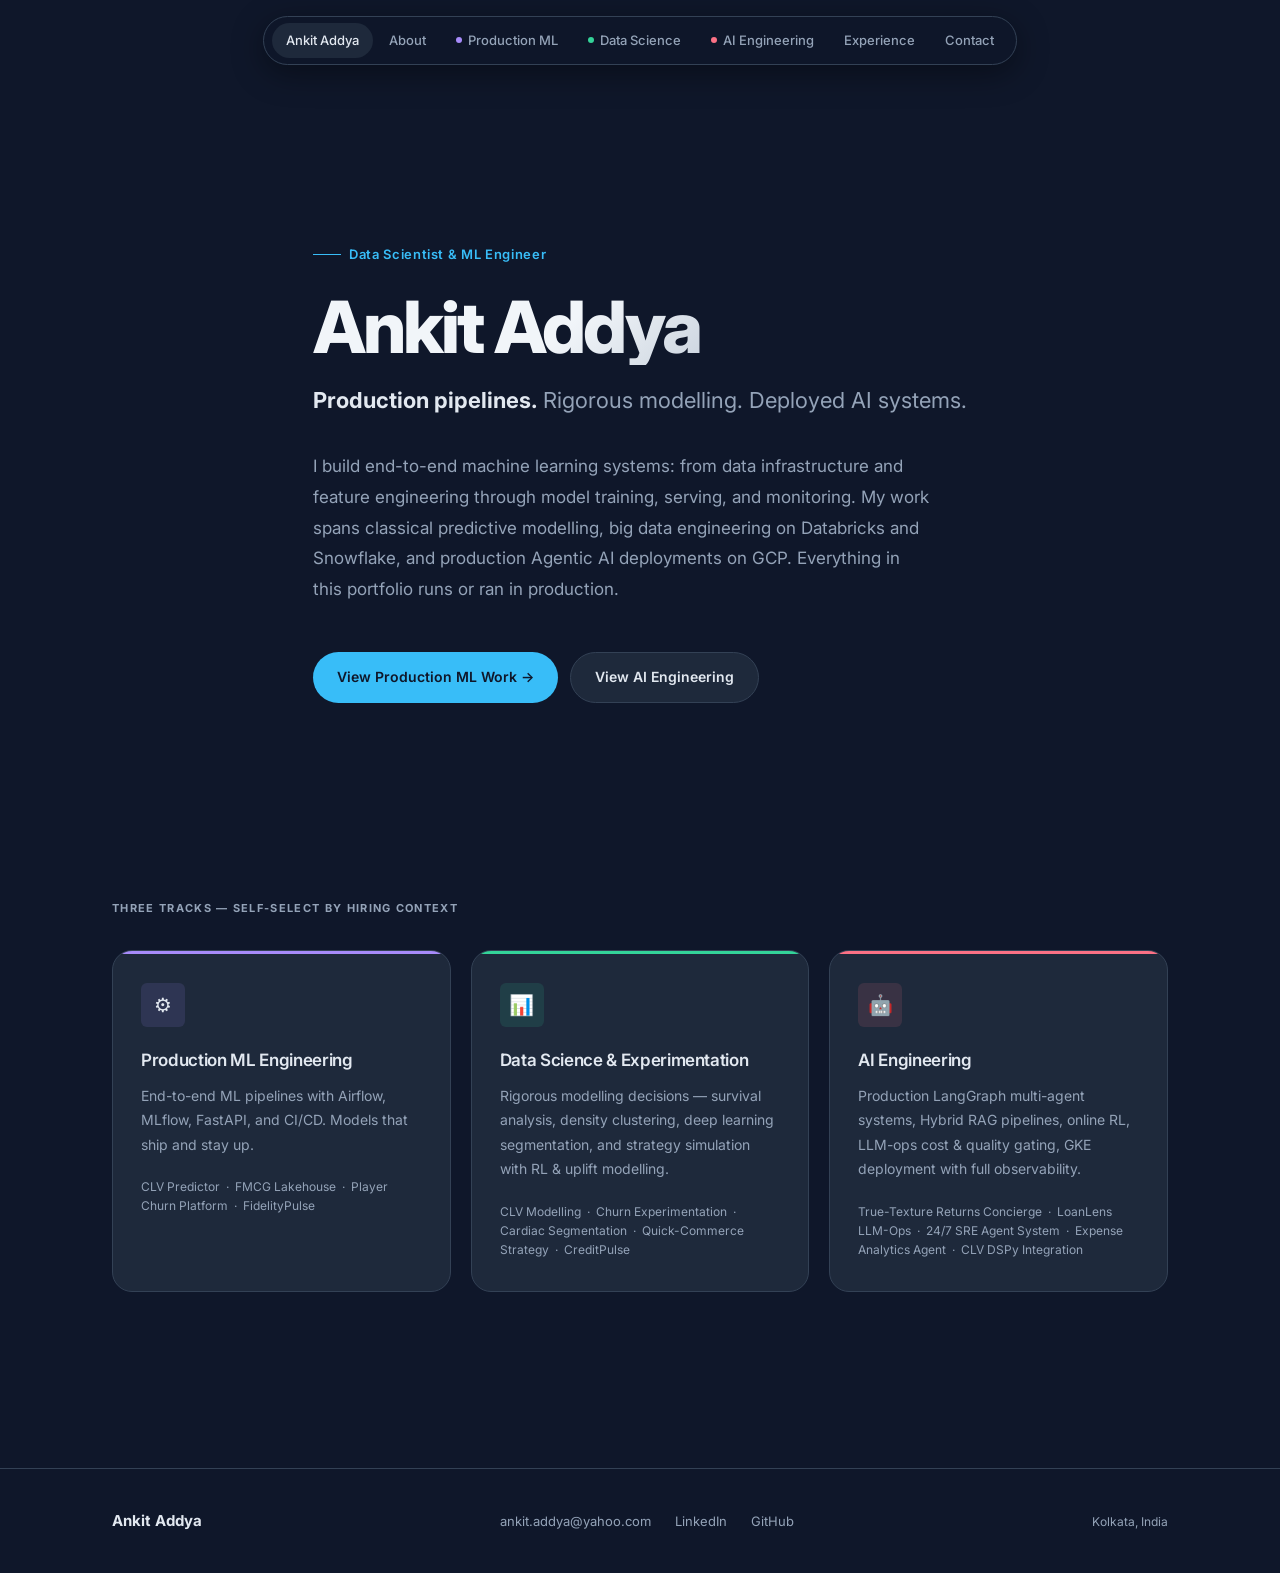
<file: index.html>
<!DOCTYPE html>
<html lang="en">
<head>
  <meta charset="UTF-8">
  <meta name="viewport" content="width=device-width, initial-scale=1.0">
  <title>Ankit Addya — Data Scientist & ML Engineer</title>
  <meta name="description" content="Ankit Addya — DS/ML Portfolio. End-to-end ML pipelines, production AI systems, and rigorous data science.">
  <link rel="preconnect" href="https://fonts.googleapis.com">
  <link rel="preconnect" href="https://fonts.gstatic.com" crossorigin>
  <link href="https://fonts.googleapis.com/css2?family=Inter:wght@400;500;600;700;800&display=swap" rel="stylesheet">
  <link rel="stylesheet" href="css/style.css">
</head>
<body>

<!-- ═══ NAV ══════════════════════════════════════════════════ -->
<nav class="navbar">
  <div class="nav-inner">
    <a href="index.html"      class="nav-link nav-home">Ankit Addya</a>
    <a href="about.html"      class="nav-link">About</a>
    <a href="production-ml.html" class="nav-link" data-track="1">
      <span class="nav-dot"></span>Production ML
    </a>
    <a href="data-science.html"  class="nav-link" data-track="2">
      <span class="nav-dot"></span>Data Science
    </a>
    <a href="ai-engineering.html" class="nav-link" data-track="3">
      <span class="nav-dot"></span>AI Engineering
    </a>
    <a href="experience.html"   class="nav-link">Experience</a>
    <a href="contact.html"      class="nav-link">Contact</a>
    <button class="hamburger" id="hamburger" aria-label="Open menu">
      <span></span><span></span><span></span>
    </button>
  </div>
</nav>

<!-- Mobile menu -->
<div class="mobile-menu" id="mobile-menu">
  <button class="mobile-menu-close" id="mobile-close">✕</button>
  <a href="about.html">About</a>
  <a href="production-ml.html">Production ML Engineering</a>
  <a href="data-science.html">Data Science</a>
  <a href="ai-engineering.html">AI Engineering</a>
  <a href="experience.html">Experience</a>
  <a href="contact.html">Contact</a>
</div>

<!-- ═══ HERO ══════════════════════════════════════════════════ -->
<section class="hero">
  <div class="container">
    <div class="hero-eyebrow">Data Scientist &amp; ML Engineer</div>
    <h1 class="hero-name">Ankit Addya</h1>
    <p class="hero-role">
      <strong>Production pipelines.</strong> Rigorous modelling. Deployed AI systems.
    </p>
    <p class="hero-para">
      I build end-to-end machine learning systems: from data infrastructure and feature engineering
      through model training, serving, and monitoring. My work spans classical predictive modelling,
      big data engineering on Databricks and Snowflake, and production Agentic AI deployments on GCP.
      Everything in this portfolio runs or ran in production.
    </p>
    <div class="hero-cta">
      <a href="production-ml.html" class="btn btn-primary">View Production ML Work →</a>
      <a href="ai-engineering.html" class="btn btn-secondary">View AI Engineering</a>
    </div>
  </div>
</section>

<!-- ═══ TRACK PREVIEW CARDS ══════════════════════════════════ -->
<section class="section" style="padding-top: 0;">
  <div class="container">
    <div class="label" style="margin-bottom: 32px;">Three tracks — self-select by hiring context</div>
    <div class="track-cards">

      <a href="production-ml.html" class="track-card reveal" data-track="1">
        <div class="track-icon">⚙️</div>
        <h3>Production ML Engineering</h3>
        <p>End-to-end ML pipelines with Airflow, MLflow, FastAPI, and CI/CD. Models that ship and stay up.</p>
        <div class="track-projects">
          CLV Predictor &nbsp;·&nbsp; FMCG Lakehouse &nbsp;·&nbsp; Player Churn Platform &nbsp;·&nbsp; FidelityPulse
        </div>
      </a>

      <a href="data-science.html" class="track-card reveal" data-track="2">
        <div class="track-icon">📊</div>
        <h3>Data Science &amp; Experimentation</h3>
        <p>Rigorous modelling decisions — survival analysis, density clustering, deep learning segmentation, and strategy simulation with RL &amp; uplift modelling.</p>
        <div class="track-projects">
          CLV Modelling &nbsp;·&nbsp; Churn Experimentation &nbsp;·&nbsp; Cardiac Segmentation &nbsp;·&nbsp; Quick-Commerce Strategy &nbsp;·&nbsp; CreditPulse
        </div>
      </a>

      <a href="ai-engineering.html" class="track-card reveal" data-track="3">
        <div class="track-icon">🤖</div>
        <h3>AI Engineering</h3>
        <p>Production LangGraph multi-agent systems, Hybrid RAG pipelines, online RL, LLM-ops cost &amp; quality gating, GKE deployment with full observability.</p>
        <div class="track-projects">
          True-Texture Returns Concierge &nbsp;·&nbsp; LoanLens LLM-Ops &nbsp;·&nbsp; 24/7 SRE Agent System &nbsp;·&nbsp; Expense Analytics Agent &nbsp;·&nbsp; CLV DSPy Integration
        </div>
      </a>

    </div>
  </div>
</section>

<!-- ═══ FOOTER ════════════════════════════════════════════════ -->
<footer>
  <div class="container">
    <div class="footer-inner">
      <span class="footer-name">Ankit Addya</span>
      <div class="footer-links">
        <a href="mailto:ankit.addya@yahoo.com">ankit.addya@yahoo.com</a>
        <a href="https://linkedin.com/in/ankit-addya-6a6b14159" target="_blank" rel="noopener">LinkedIn</a>
        <a href="https://github.com/addy9051" target="_blank" rel="noopener">GitHub</a>
      </div>
      <span class="footer-copy">Kolkata, India</span>
    </div>
  </div>
</footer>

<script src="js/main.js"></script>
</body>
</html>
</file>
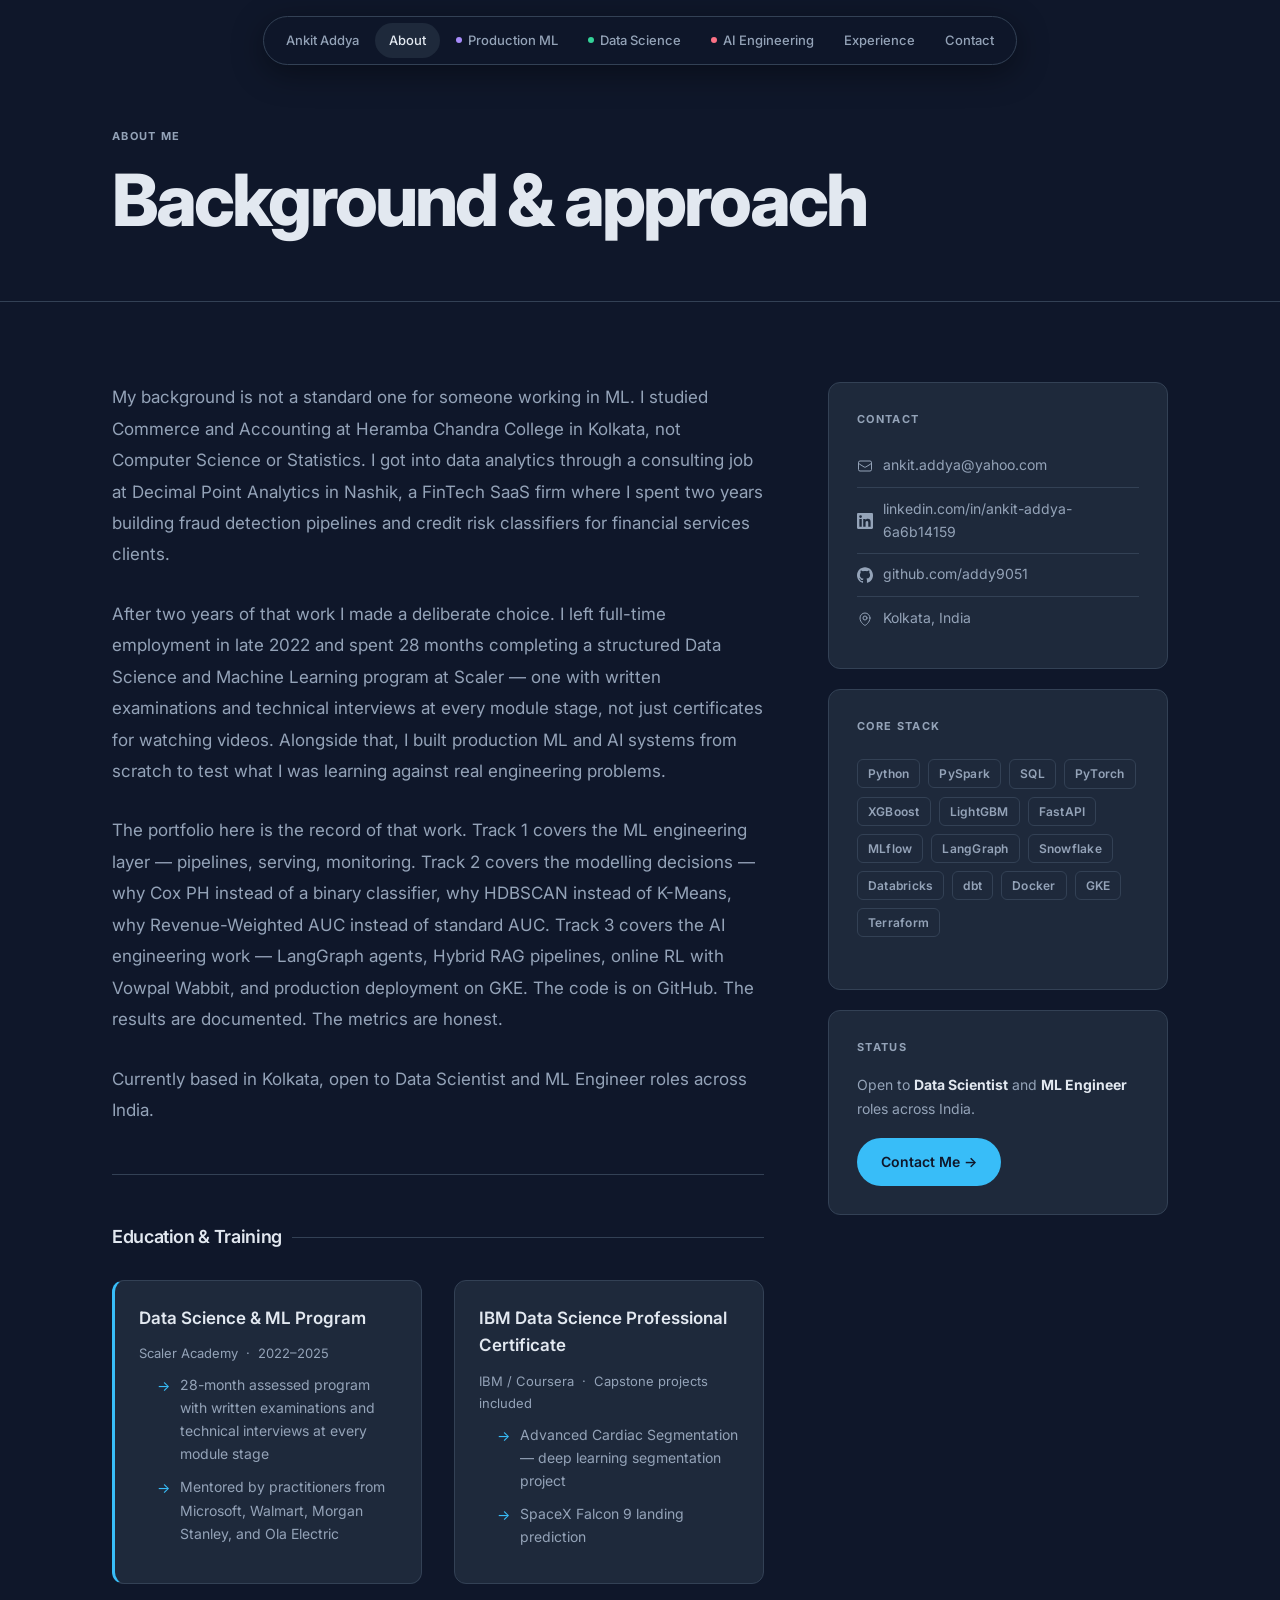
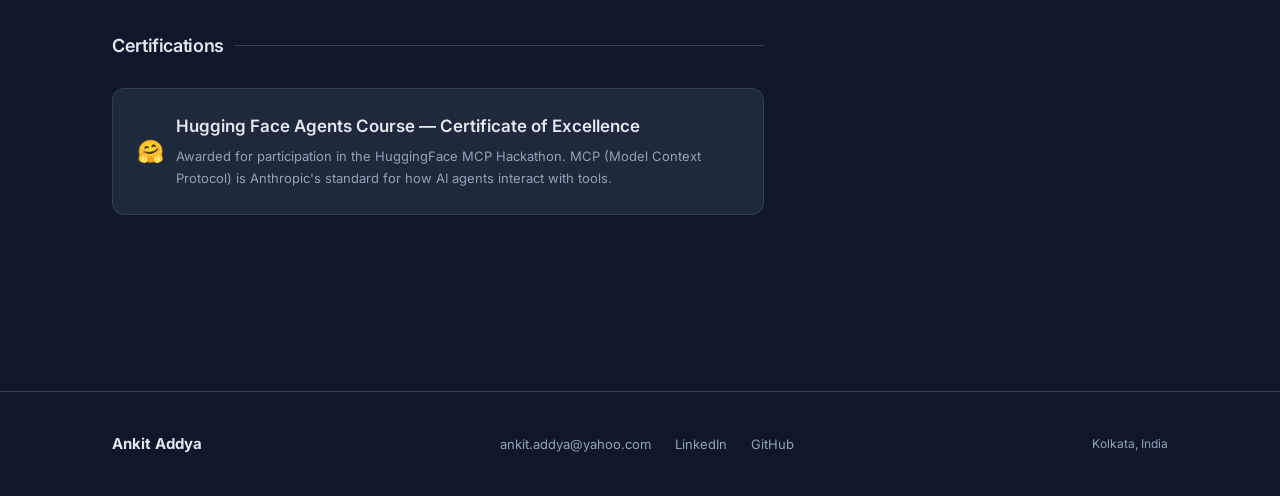
<file: about.html>
<!DOCTYPE html>
<html lang="en">
<head>
  <meta charset="UTF-8">
  <meta name="viewport" content="width=device-width, initial-scale=1.0">
  <title>About — Ankit Addya</title>
  <link rel="preconnect" href="https://fonts.googleapis.com">
  <link rel="preconnect" href="https://fonts.gstatic.com" crossorigin>
  <link href="https://fonts.googleapis.com/css2?family=Inter:wght@400;500;600;700;800&display=swap" rel="stylesheet">
  <link rel="stylesheet" href="css/style.css">
</head>
<body>

<nav class="navbar">
  <div class="nav-inner">
    <a href="index.html"         class="nav-link nav-home">Ankit Addya</a>
    <a href="about.html"         class="nav-link">About</a>
    <a href="production-ml.html" class="nav-link" data-track="1"><span class="nav-dot"></span>Production ML</a>
    <a href="data-science.html"  class="nav-link" data-track="2"><span class="nav-dot"></span>Data Science</a>
    <a href="ai-engineering.html"class="nav-link" data-track="3"><span class="nav-dot"></span>AI Engineering</a>
    <a href="experience.html"    class="nav-link">Experience</a>
    <a href="contact.html"       class="nav-link">Contact</a>
    <button class="hamburger" id="hamburger"><span></span><span></span><span></span></button>
  </div>
</nav>
<div class="mobile-menu" id="mobile-menu">
  <button class="mobile-menu-close" id="mobile-close">✕</button>
  <a href="about.html">About</a>
  <a href="production-ml.html">Production ML Engineering</a>
  <a href="data-science.html">Data Science</a>
  <a href="ai-engineering.html">AI Engineering</a>
  <a href="experience.html">Experience</a>
  <a href="contact.html">Contact</a>
</div>

<main>
  <div class="page-header">
    <div class="container">
      <div class="label">About Me</div>
      <h1>Background &amp; approach</h1>
    </div>
  </div>

  <section class="section" style="padding-top: 0;">
    <div class="container">
      <div class="about-layout">

        <div class="about-content">
          <p class="about-para">
            My background is not a standard one for someone working in ML. I studied Commerce and Accounting
            at Heramba Chandra College in Kolkata, not Computer Science or Statistics. I got into data
            analytics through a consulting job at Decimal Point Analytics in Nashik, a FinTech SaaS firm
            where I spent two years building fraud detection pipelines and credit risk classifiers for
            financial services clients.
          </p>
          <p class="about-para">
            After two years of that work I made a deliberate choice. I left full-time employment in late 2022
            and spent 28 months completing a structured Data Science and Machine Learning program at Scaler —
            one with written examinations and technical interviews at every module stage, not just certificates
            for watching videos. Alongside that, I built production ML and AI systems from scratch to test
            what I was learning against real engineering problems.
          </p>
          <p class="about-para">
            The portfolio here is the record of that work. Track 1 covers the ML engineering layer —
            pipelines, serving, monitoring. Track 2 covers the modelling decisions — why Cox PH instead
            of a binary classifier, why HDBSCAN instead of K-Means, why Revenue-Weighted AUC instead of
            standard AUC. Track 3 covers the AI engineering work — LangGraph agents, Hybrid RAG pipelines,
            online RL with Vowpal Wabbit, and production deployment on GKE. The code is on GitHub. The
            results are documented. The metrics are honest.
          </p>
          <p class="about-para">
            Currently based in Kolkata, open to Data Scientist and ML Engineer roles across India.
          </p>

          <div class="divider"></div>

          <div class="sub-section">
            <h3>Education &amp; Training</h3>
          </div>
          <div class="two-col" style="margin-top: 20px;">
            <div class="card card-accent">
              <h4>Data Science &amp; ML Program</h4>
              <p style="font-size: 13px; margin-top: 6px; margin-bottom: 8px;">Scaler Academy &nbsp;·&nbsp; 2022–2025</p>
              <ul class="key-points">
                <li>28-month assessed program with written examinations and technical interviews at every module stage</li>
                <li>Mentored by practitioners from Microsoft, Walmart, Morgan Stanley, and Ola Electric</li>
              </ul>
            </div>
            <div class="card">
              <h4>IBM Data Science Professional Certificate</h4>
              <p style="font-size: 13px; margin-top: 6px; margin-bottom: 8px;">IBM / Coursera &nbsp;·&nbsp; Capstone projects included</p>
              <ul class="key-points">
                <li>Advanced Cardiac Segmentation — deep learning segmentation project</li>
                <li>SpaceX Falcon 9 landing prediction</li>
              </ul>
            </div>
          </div>

          <div class="sub-section" style="margin-top: 48px;">
            <h3>Certifications</h3>
          </div>
          <div class="card" style="margin-top: 20px;">
            <div style="display: flex; align-items: center; gap: 12px;">
              <span style="font-size: 22px;">🤗</span>
              <div>
                <h4 style="margin-bottom: 4px;">Hugging Face Agents Course — Certificate of Excellence</h4>
                <p style="font-size: 13px;">Awarded for participation in the HuggingFace MCP Hackathon. MCP (Model Context Protocol) is Anthropic's standard for how AI agents interact with tools.</p>
              </div>
            </div>
          </div>
        </div>

        <!-- Sidebar -->
        <aside class="about-sidebar">
          <div class="sidebar-card">
            <div class="label" style="margin-bottom: 16px;">Contact</div>
            <a href="mailto:ankit.addya@yahoo.com" class="contact-link">
              <svg viewBox="0 0 24 24" fill="none" stroke="currentColor" stroke-width="1.5"><path d="M21.75 6.75v10.5a2.25 2.25 0 01-2.25 2.25h-15a2.25 2.25 0 01-2.25-2.25V6.75m19.5 0A2.25 2.25 0 0019.5 4.5h-15a2.25 2.25 0 00-2.25 2.25m19.5 0v.243a2.25 2.25 0 01-1.07 1.916l-7.5 4.615a2.25 2.25 0 01-2.36 0L3.32 8.91a2.25 2.25 0 01-1.07-1.916V6.75"/></svg>
              ankit.addya@yahoo.com
            </a>
            <a href="https://linkedin.com/in/ankit-addya-6a6b14159" target="_blank" rel="noopener" class="contact-link">
              <svg viewBox="0 0 24 24" fill="currentColor"><path d="M20.447 20.452h-3.554v-5.569c0-1.328-.027-3.037-1.852-3.037-1.853 0-2.136 1.445-2.136 2.939v5.667H9.351V9h3.414v1.561h.046c.477-.9 1.637-1.85 3.37-1.85 3.601 0 4.267 2.37 4.267 5.455v6.286zM5.337 7.433a2.062 2.062 0 01-2.063-2.065 2.064 2.064 0 112.063 2.065zm1.782 13.019H3.555V9h3.564v11.452zM22.225 0H1.771C.792 0 0 .774 0 1.729v20.542C0 23.227.792 24 1.771 24h20.451C23.2 24 24 23.227 24 22.271V1.729C24 .774 23.2 0 22.222 0h.003z"/></svg>
              linkedin.com/in/ankit-addya-6a6b14159
            </a>
            <a href="https://github.com/addy9051" target="_blank" rel="noopener" class="contact-link">
              <svg viewBox="0 0 24 24" fill="currentColor"><path d="M12 .297c-6.63 0-12 5.373-12 12 0 5.303 3.438 9.8 8.205 11.385.6.113.82-.258.82-.577 0-.285-.01-1.04-.015-2.04-3.338.724-4.042-1.61-4.042-1.61C4.422 18.07 3.633 17.7 3.633 17.7c-1.087-.744.084-.729.084-.729 1.205.084 1.838 1.236 1.838 1.236 1.07 1.835 2.809 1.305 3.495.998.108-.776.417-1.305.76-1.605-2.665-.3-5.466-1.332-5.466-5.93 0-1.31.465-2.38 1.235-3.22-.135-.303-.54-1.523.105-3.176 0 0 1.005-.322 3.3 1.23.96-.267 1.98-.399 3-.405 1.02.006 2.04.138 3 .405 2.28-1.552 3.285-1.23 3.285-1.23.645 1.653.24 2.873.12 3.176.765.84 1.23 1.91 1.23 3.22 0 4.61-2.805 5.625-5.475 5.92.42.36.81 1.096.81 2.22 0 1.606-.015 2.896-.015 3.286 0 .315.21.69.825.57C20.565 22.092 24 17.592 24 12.297c0-6.627-5.373-12-12-12"/></svg>
              github.com/addy9051
            </a>
            <a href="contact.html" class="contact-link">
              <svg viewBox="0 0 24 24" fill="none" stroke="currentColor" stroke-width="1.5"><path stroke-linecap="round" stroke-linejoin="round" d="M15 10.5a3 3 0 11-6 0 3 3 0 016 0z"/><path stroke-linecap="round" stroke-linejoin="round" d="M19.5 10.5c0 7.142-7.5 11.25-7.5 11.25S4.5 17.642 4.5 10.5a7.5 7.5 0 1115 0z"/></svg>
              Kolkata, India
            </a>
          </div>

          <div class="sidebar-card">
            <div class="label" style="margin-bottom: 16px;">Core Stack</div>
            <div class="tech-stack">
              <span class="badge">Python</span>
              <span class="badge">PySpark</span>
              <span class="badge">SQL</span>
              <span class="badge">PyTorch</span>
              <span class="badge">XGBoost</span>
              <span class="badge">LightGBM</span>
              <span class="badge">FastAPI</span>
              <span class="badge">MLflow</span>
              <span class="badge">LangGraph</span>
              <span class="badge">Snowflake</span>
              <span class="badge">Databricks</span>
              <span class="badge">dbt</span>
              <span class="badge">Docker</span>
              <span class="badge">GKE</span>
              <span class="badge">Terraform</span>
            </div>
          </div>

          <div class="sidebar-card">
            <div class="label" style="margin-bottom: 16px;">Status</div>
            <p style="font-size: 14px; color: var(--text-muted);">
              Open to <strong style="color: var(--text);">Data Scientist</strong> and
              <strong style="color: var(--text);">ML Engineer</strong> roles across India.
            </p>
            <a href="contact.html" class="btn btn-primary" style="margin-top: 16px; display: inline-flex;">Contact Me →</a>
          </div>
        </aside>

      </div>
    </div>
  </section>
</main>

<footer>
  <div class="container">
    <div class="footer-inner">
      <span class="footer-name">Ankit Addya</span>
      <div class="footer-links">
        <a href="mailto:ankit.addya@yahoo.com">ankit.addya@yahoo.com</a>
        <a href="https://linkedin.com/in/ankit-addya-6a6b14159" target="_blank" rel="noopener">LinkedIn</a>
        <a href="https://github.com/addy9051" target="_blank" rel="noopener">GitHub</a>
      </div>
      <span class="footer-copy">Kolkata, India</span>
    </div>
  </div>
</footer>

<script src="js/main.js"></script>
</body>
</html>
</file>
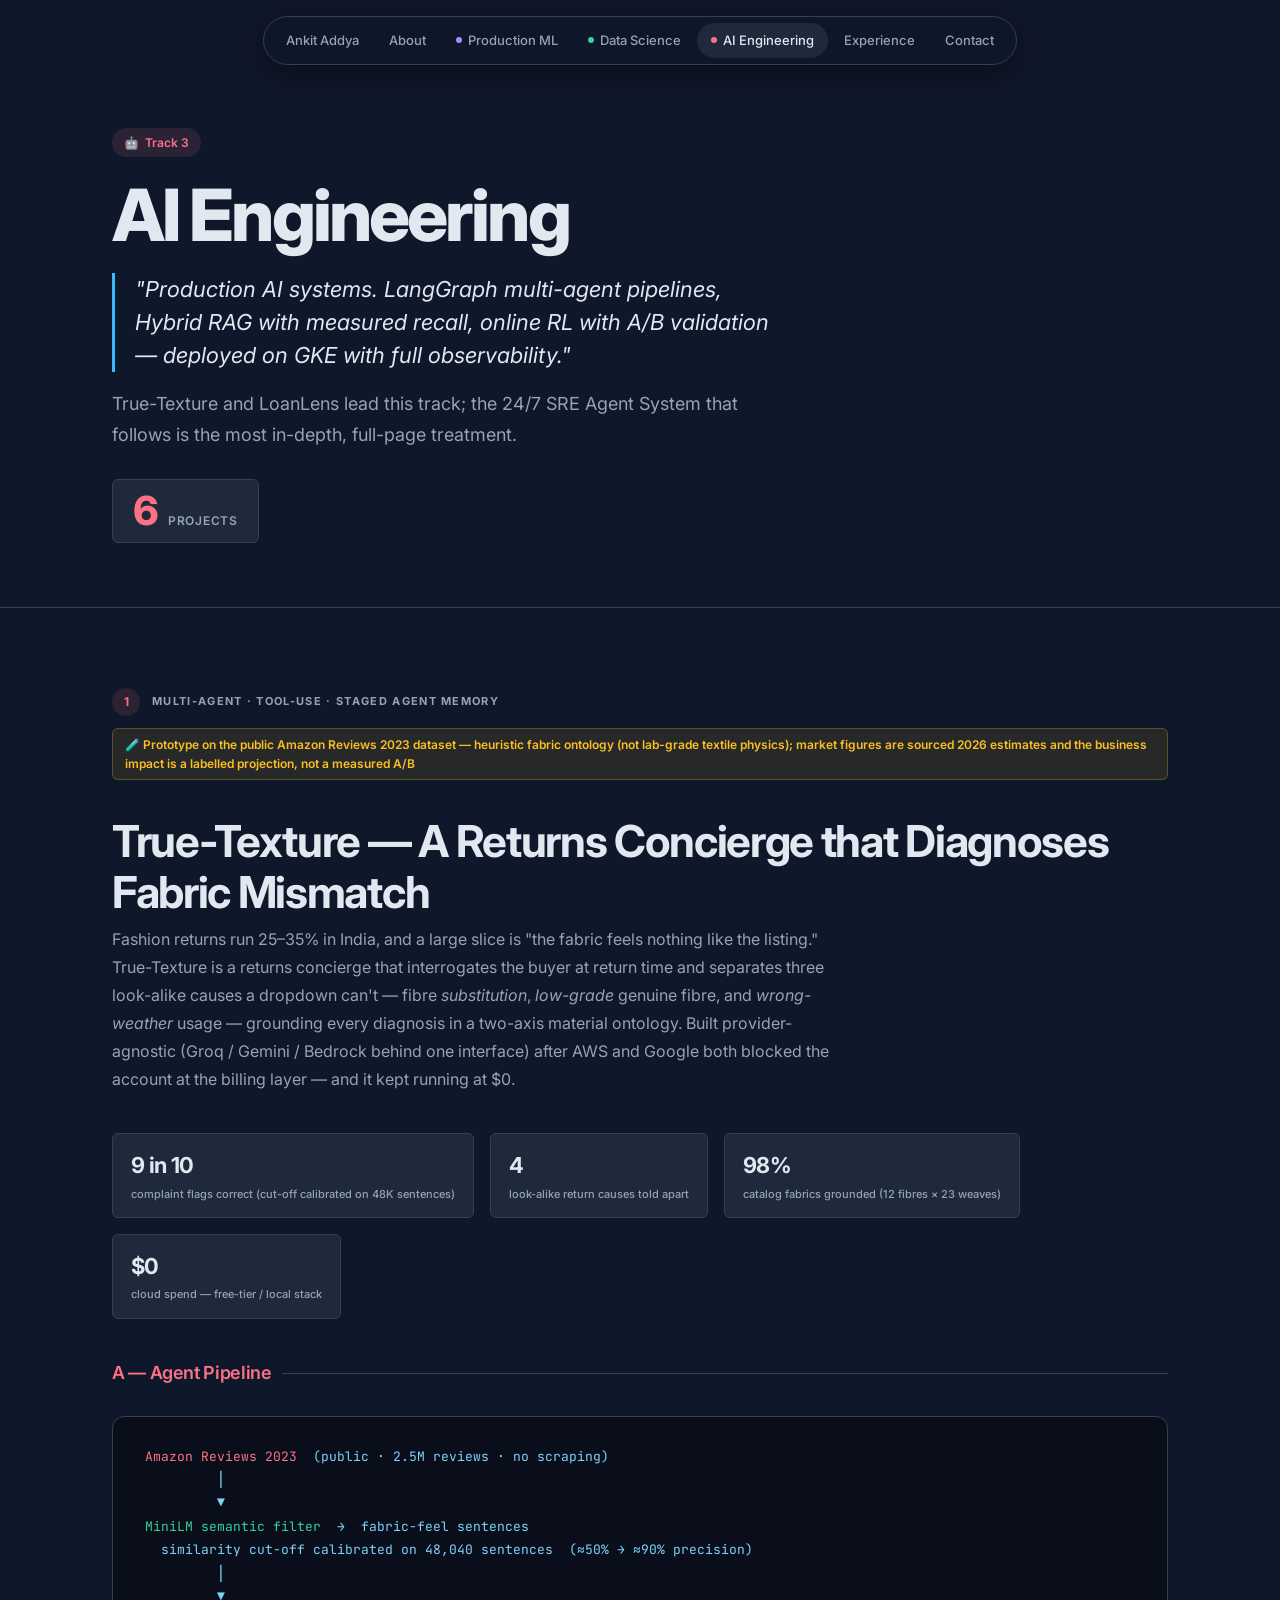
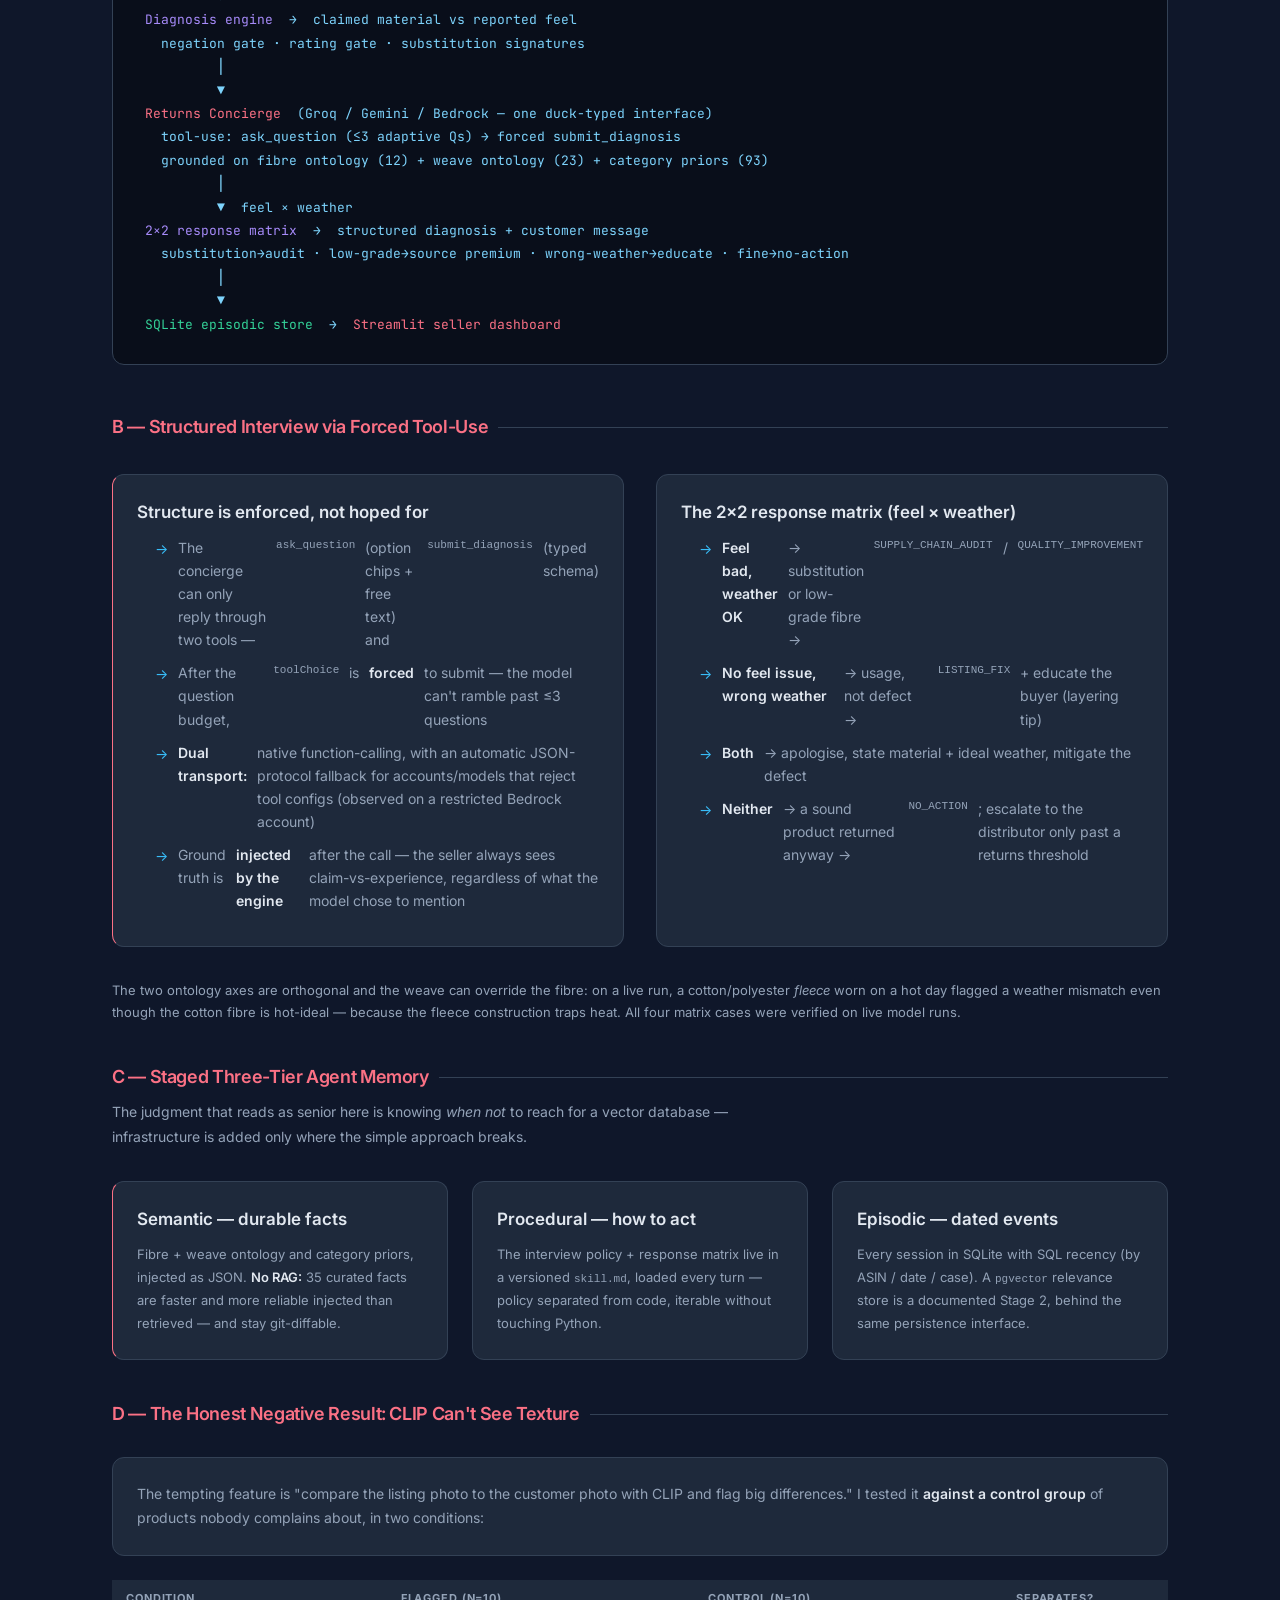
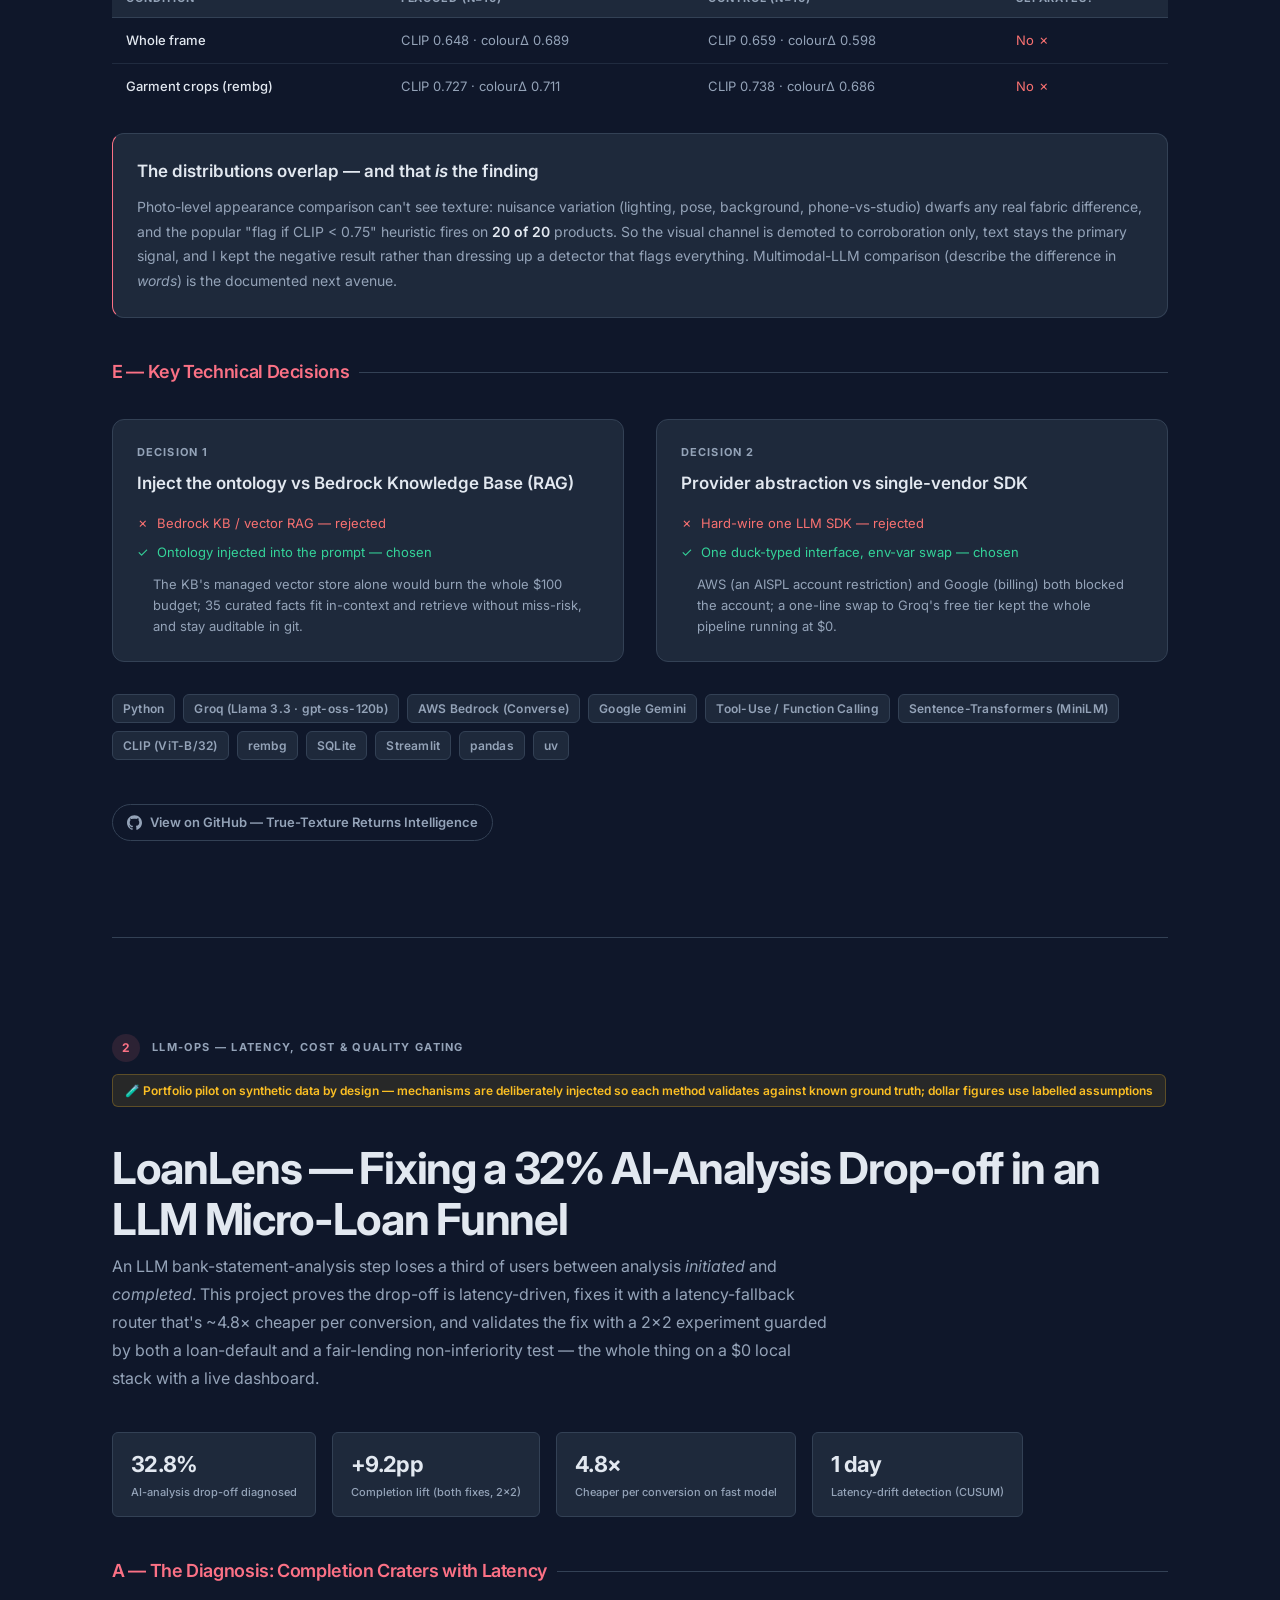
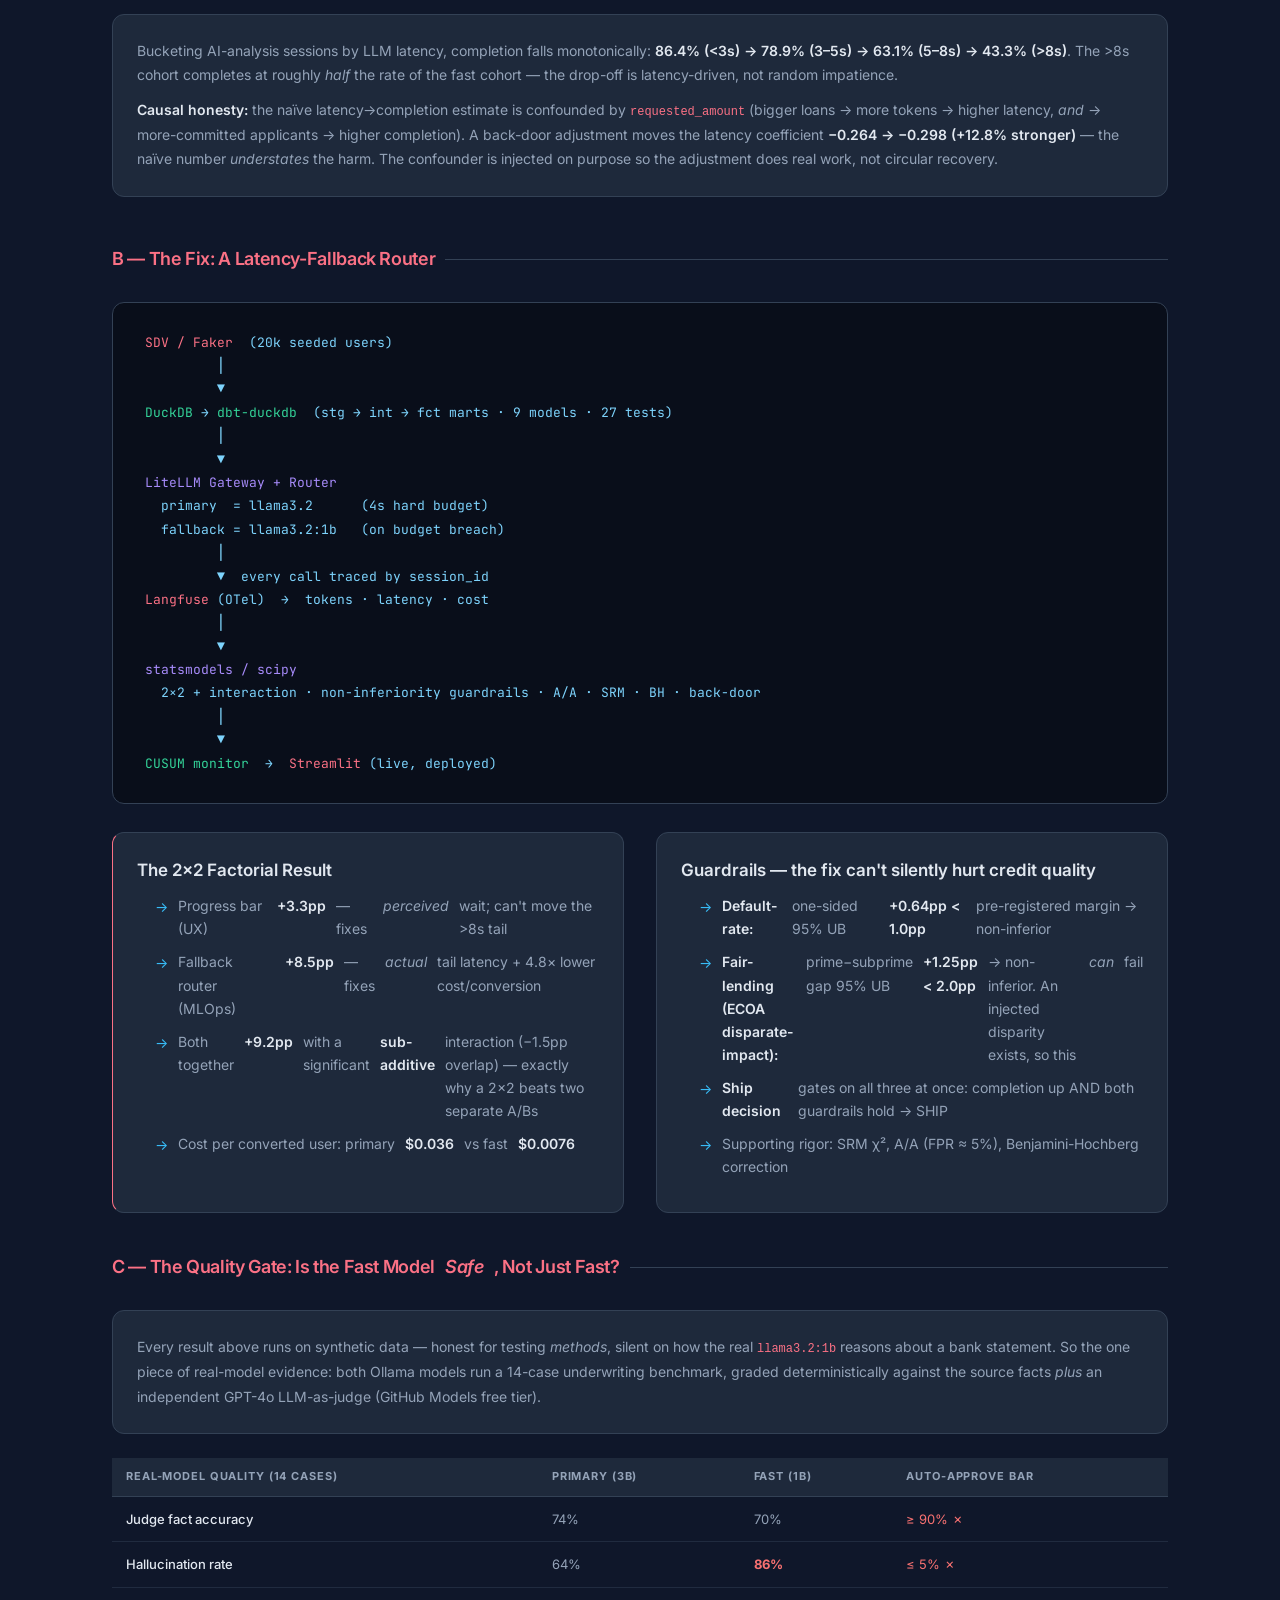
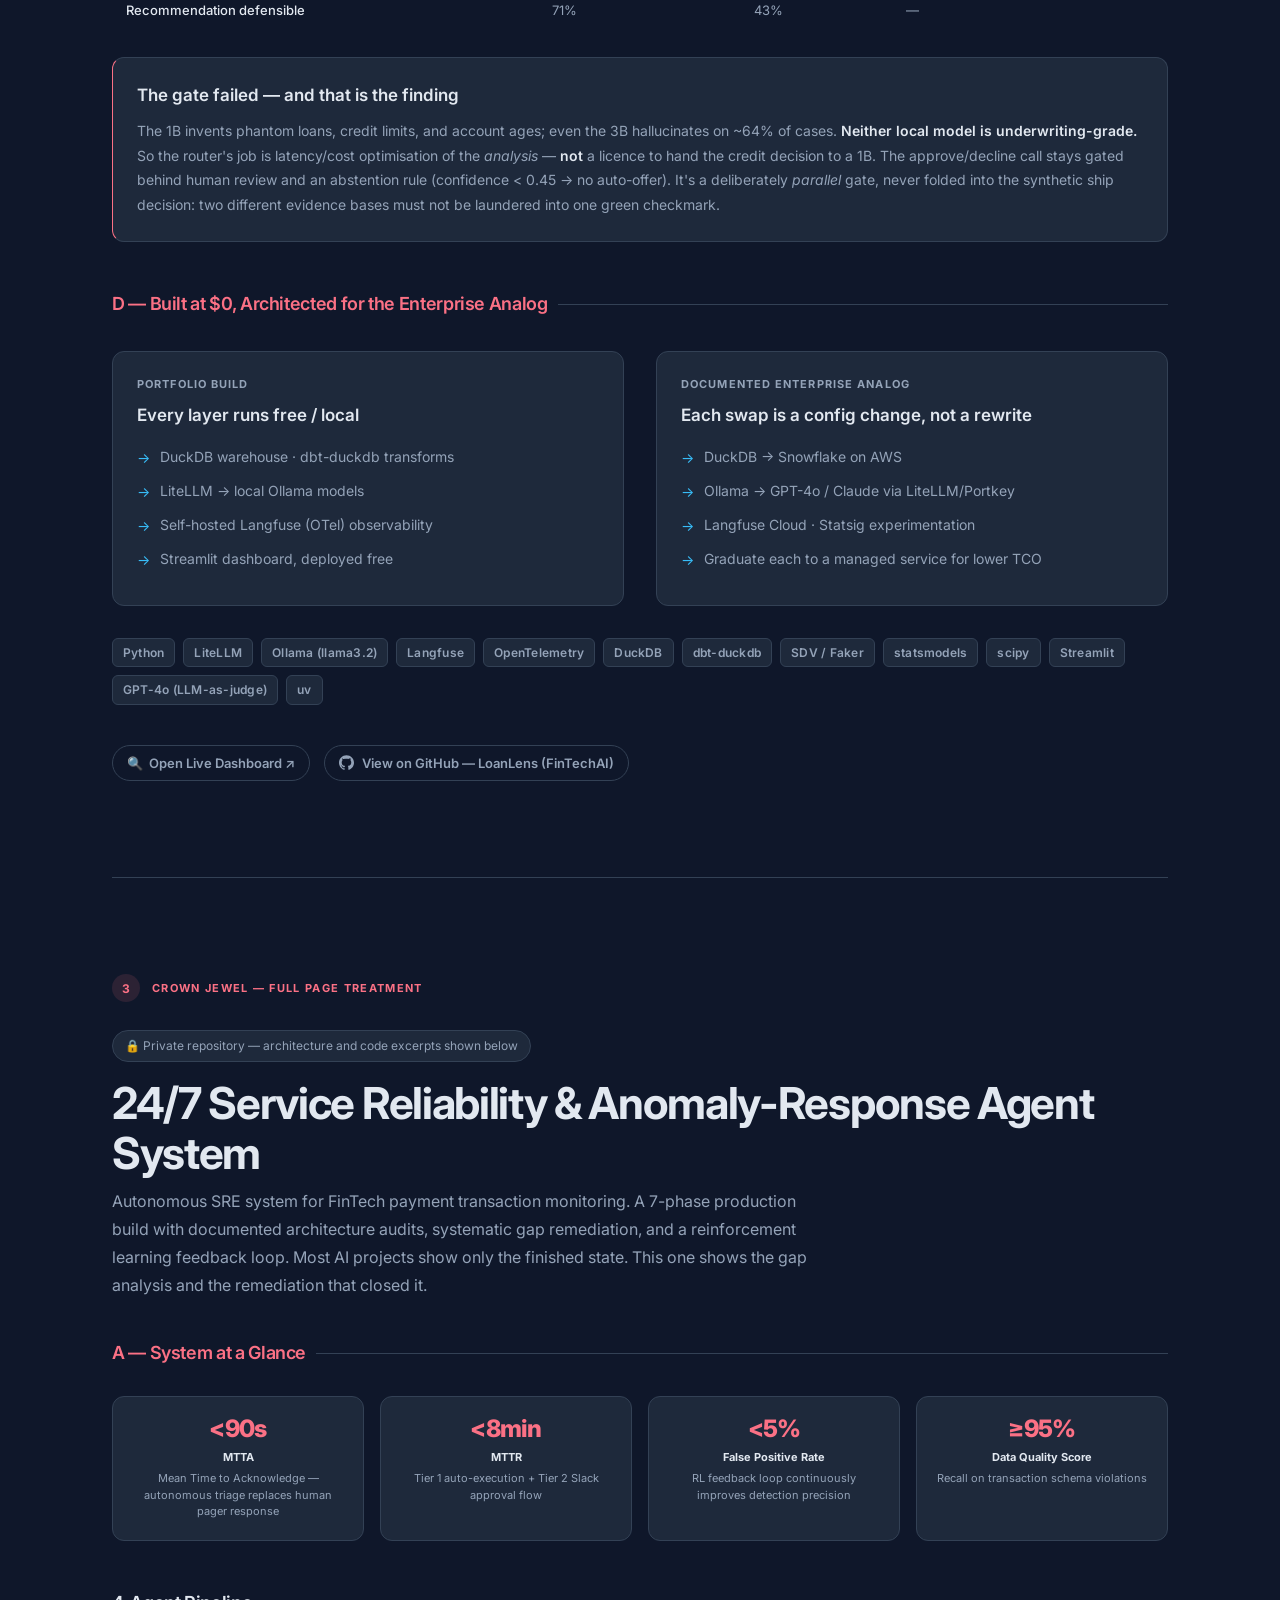
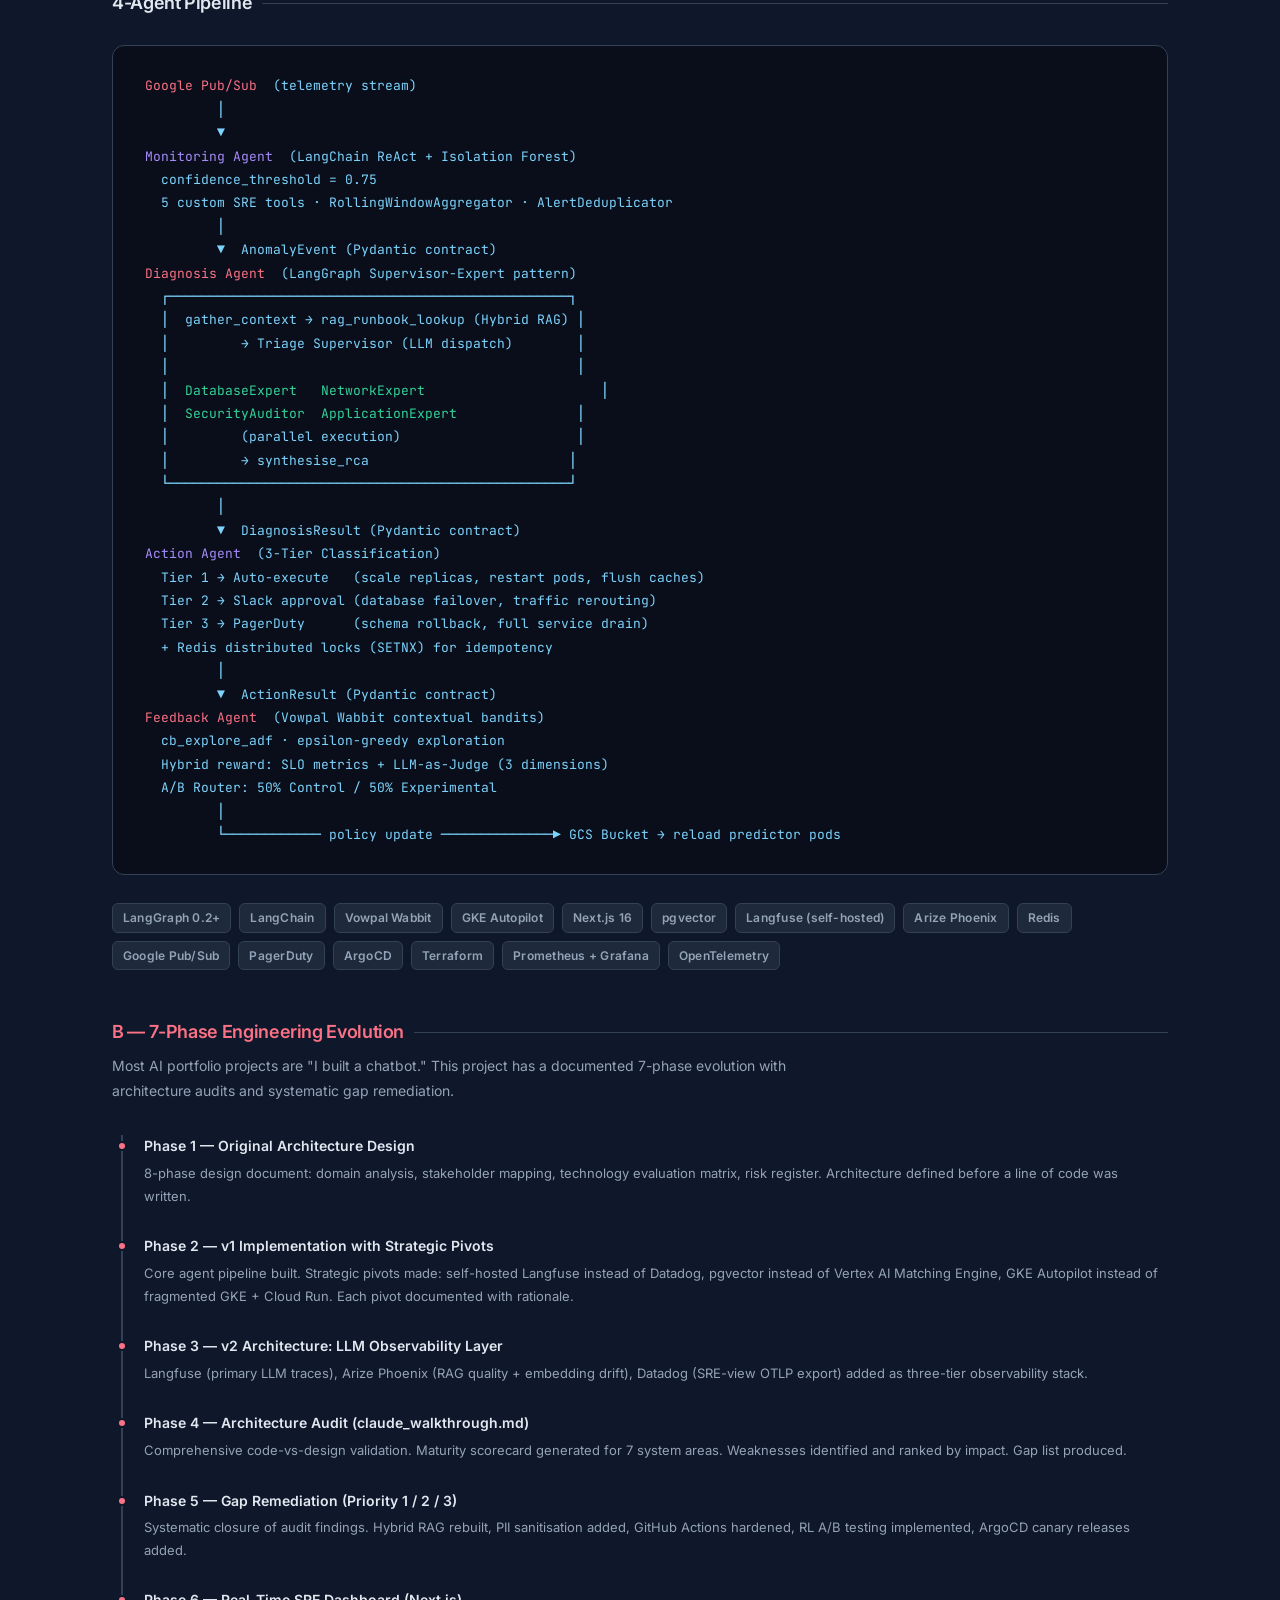
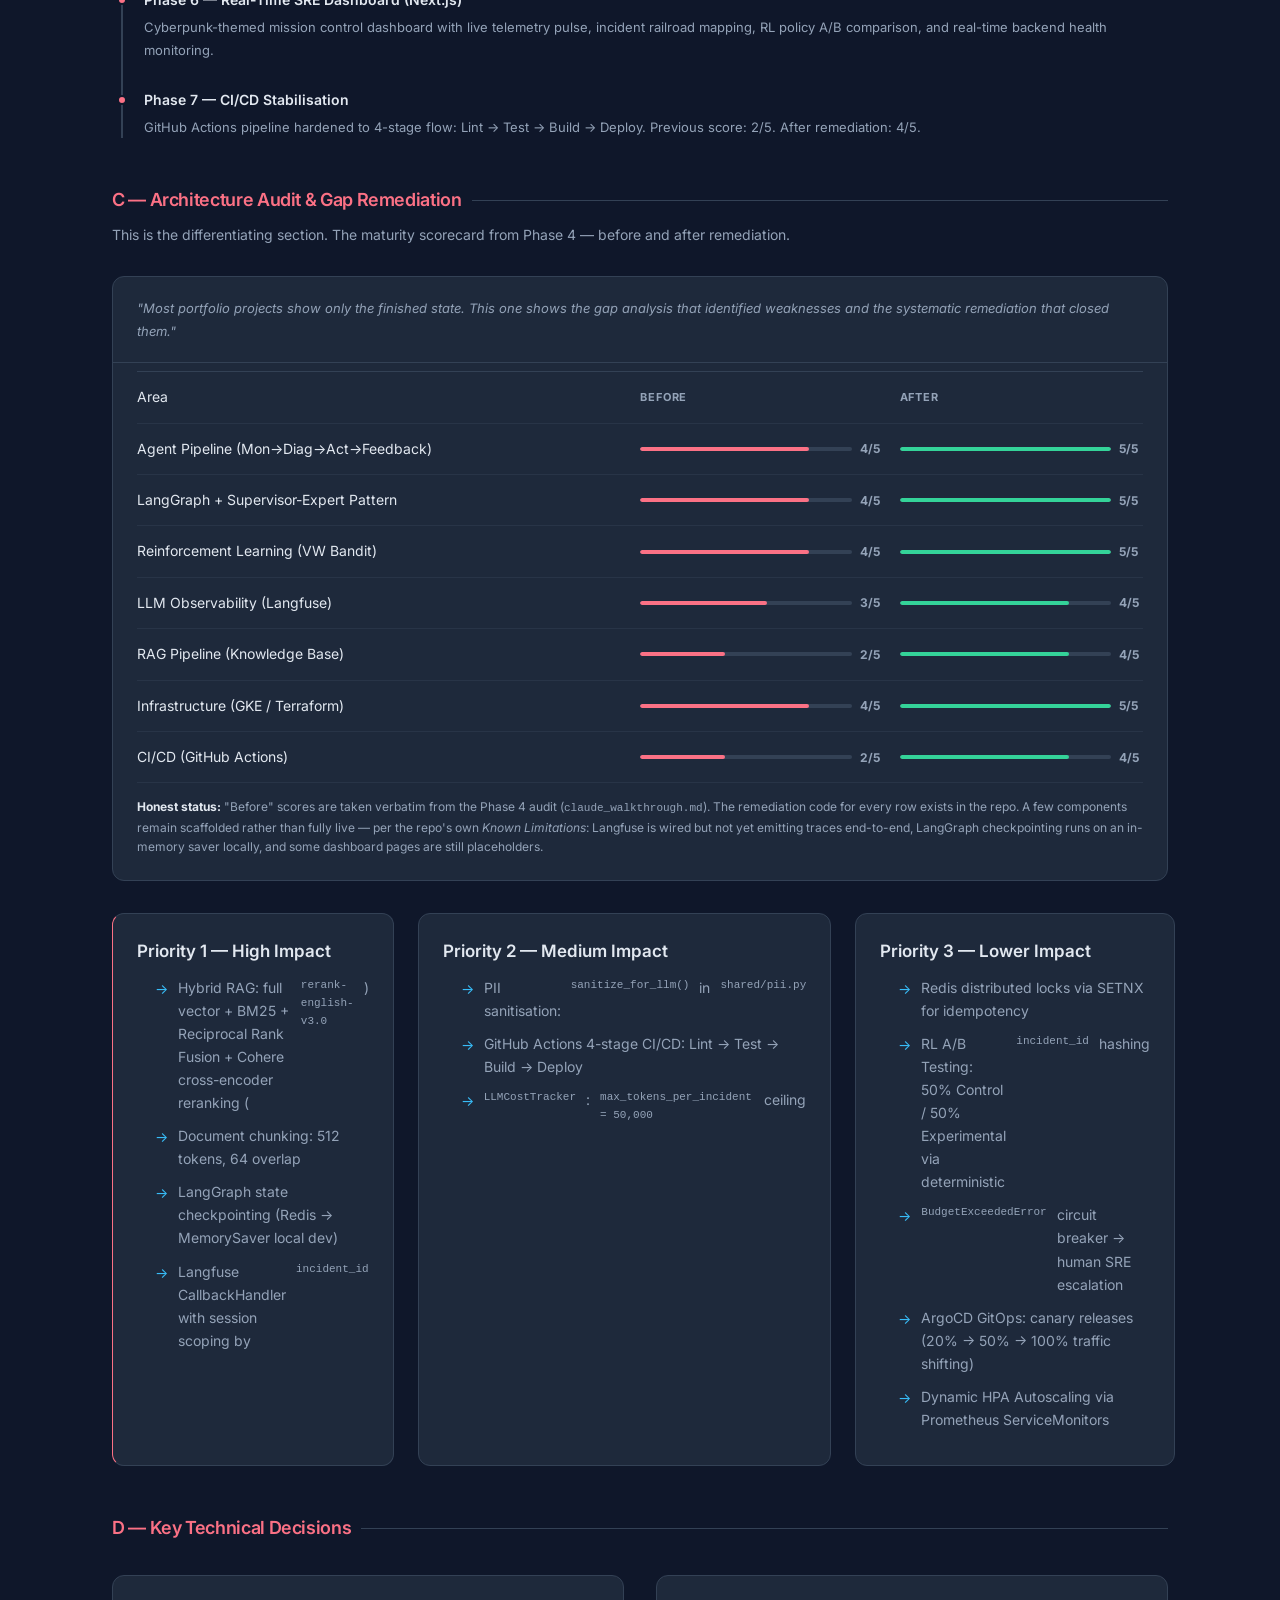
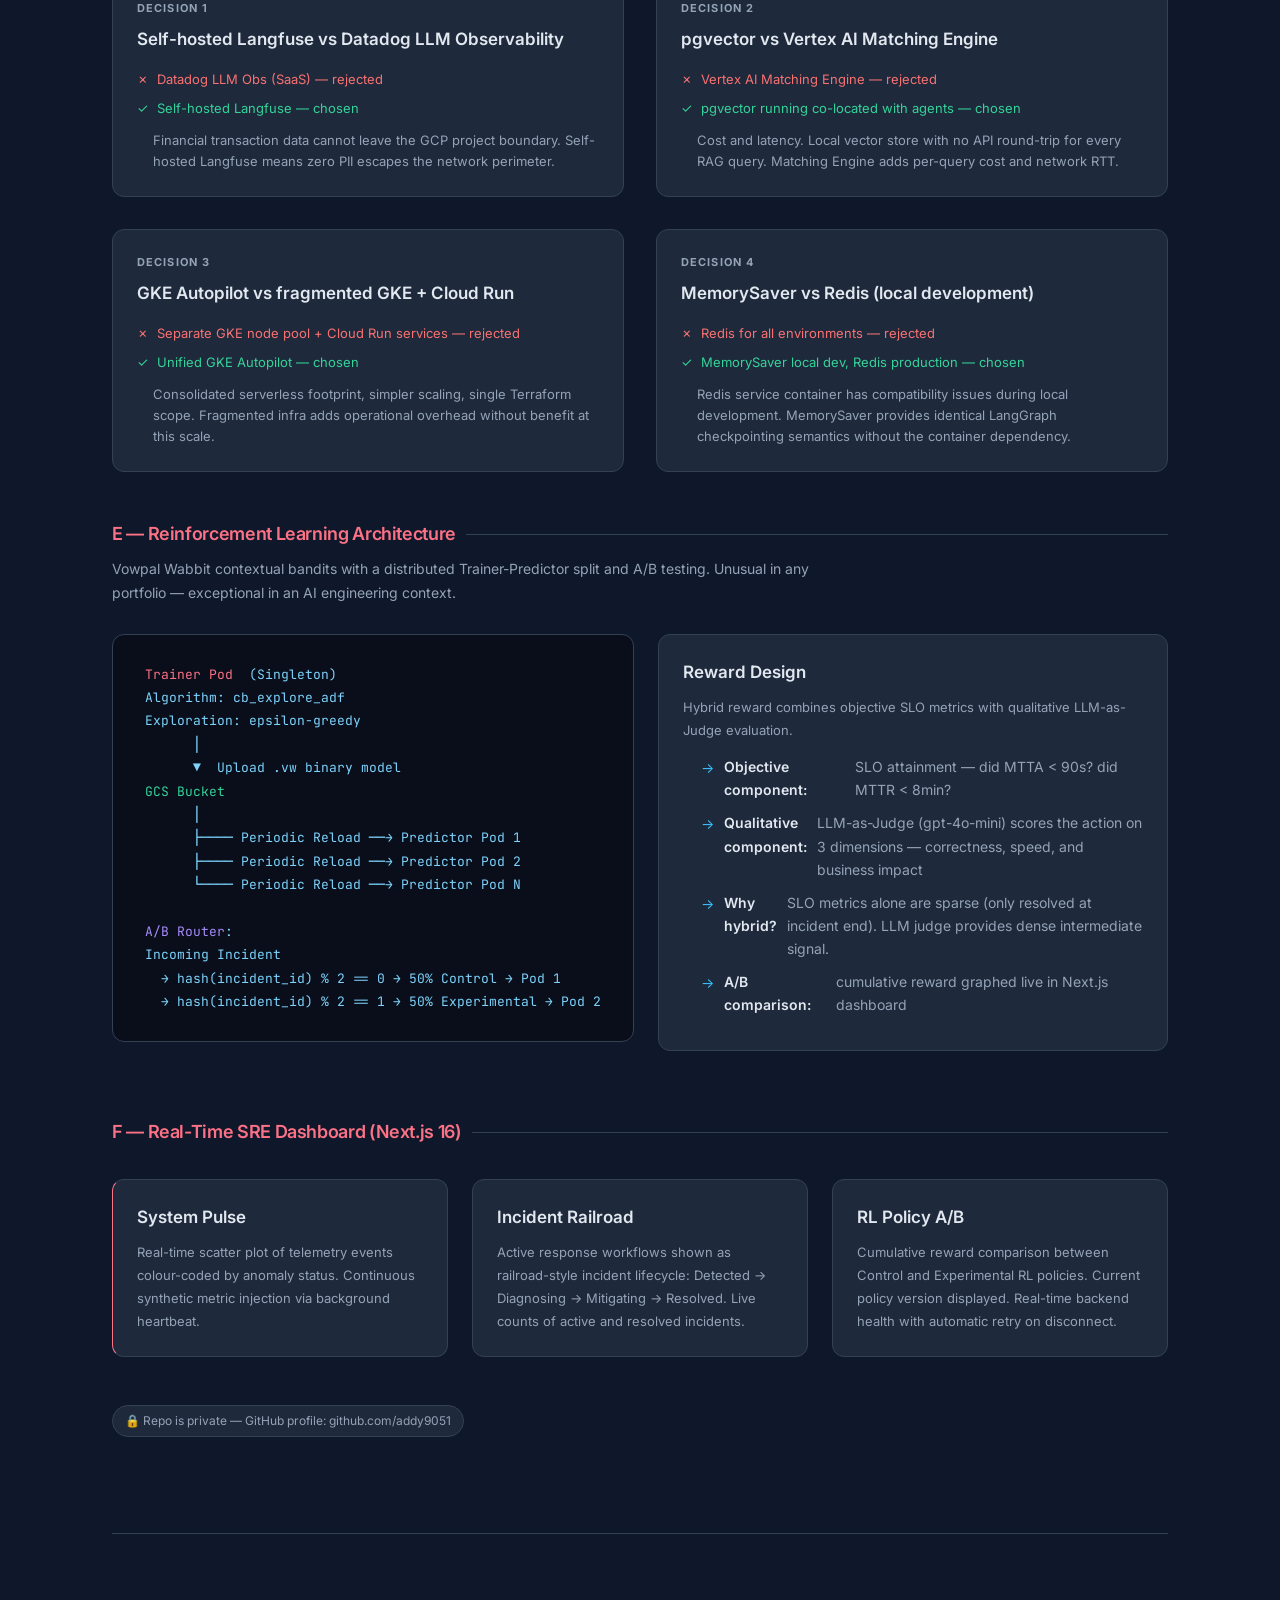
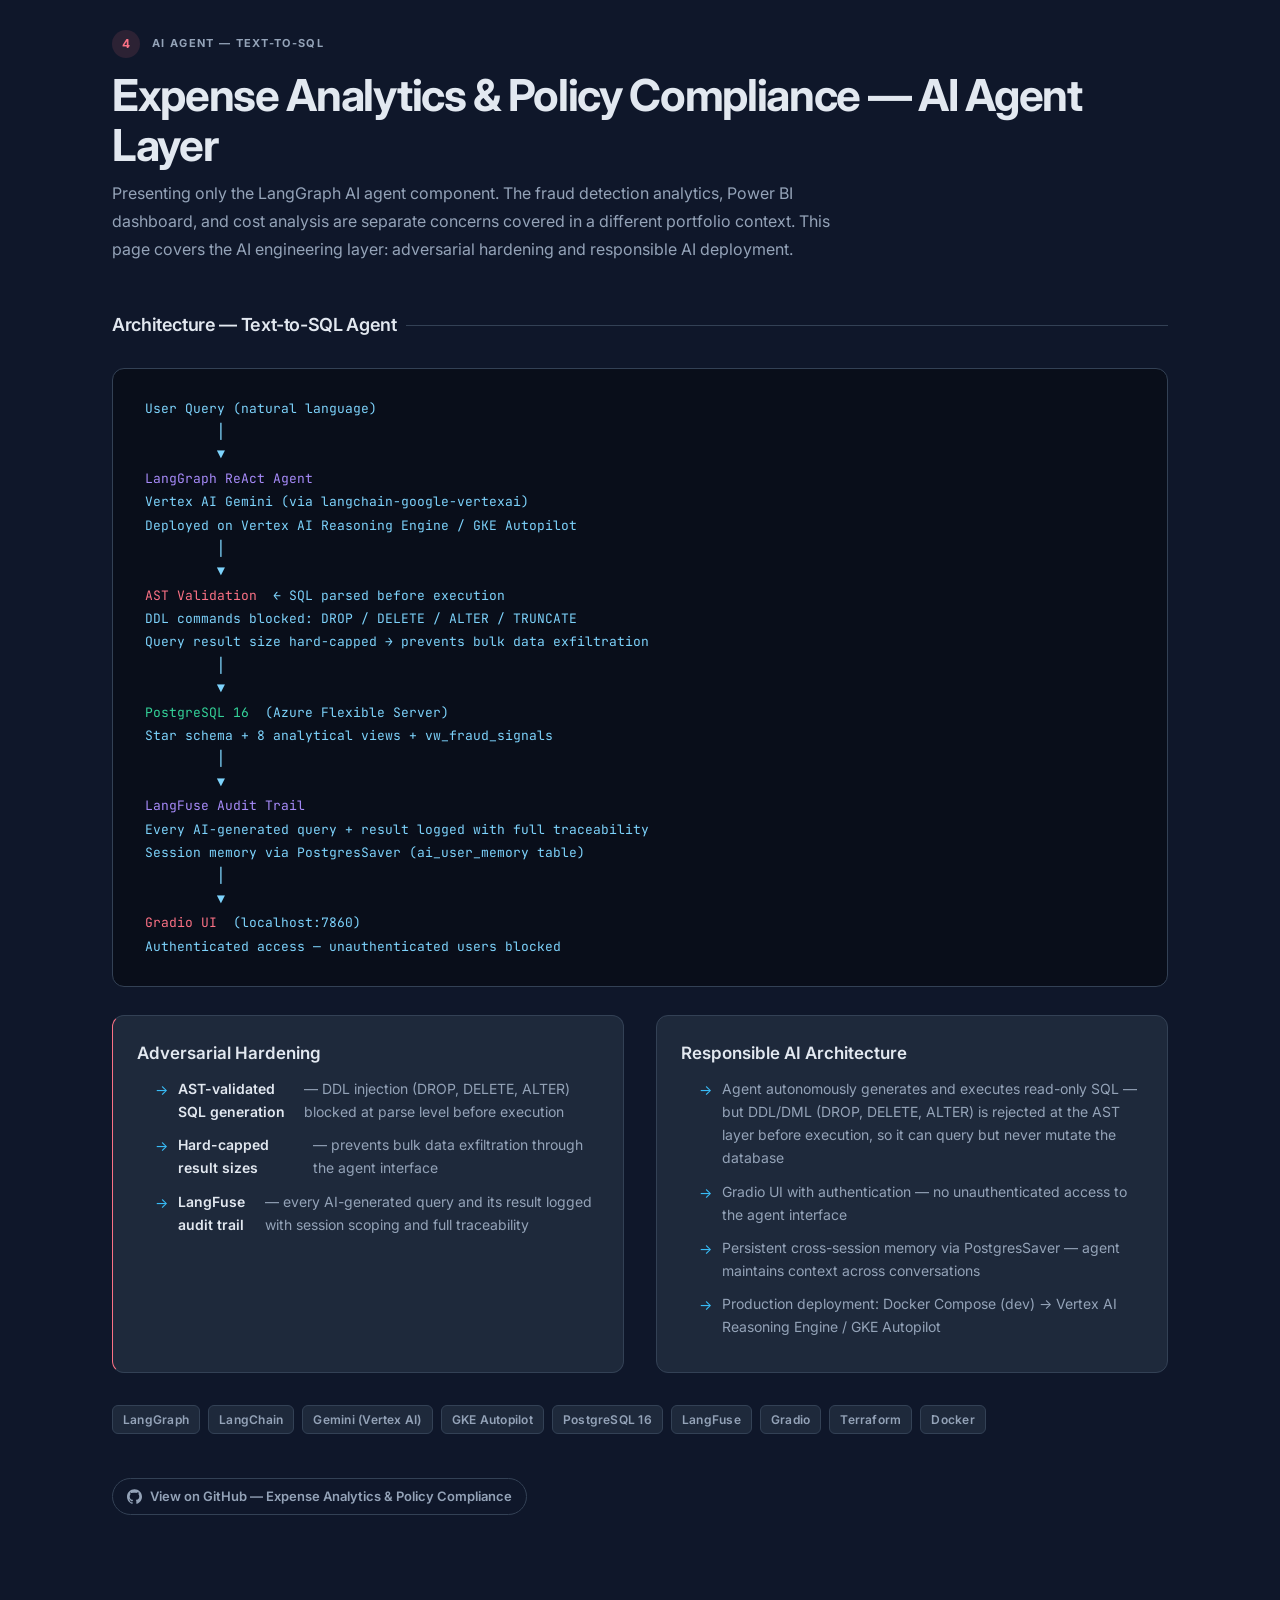
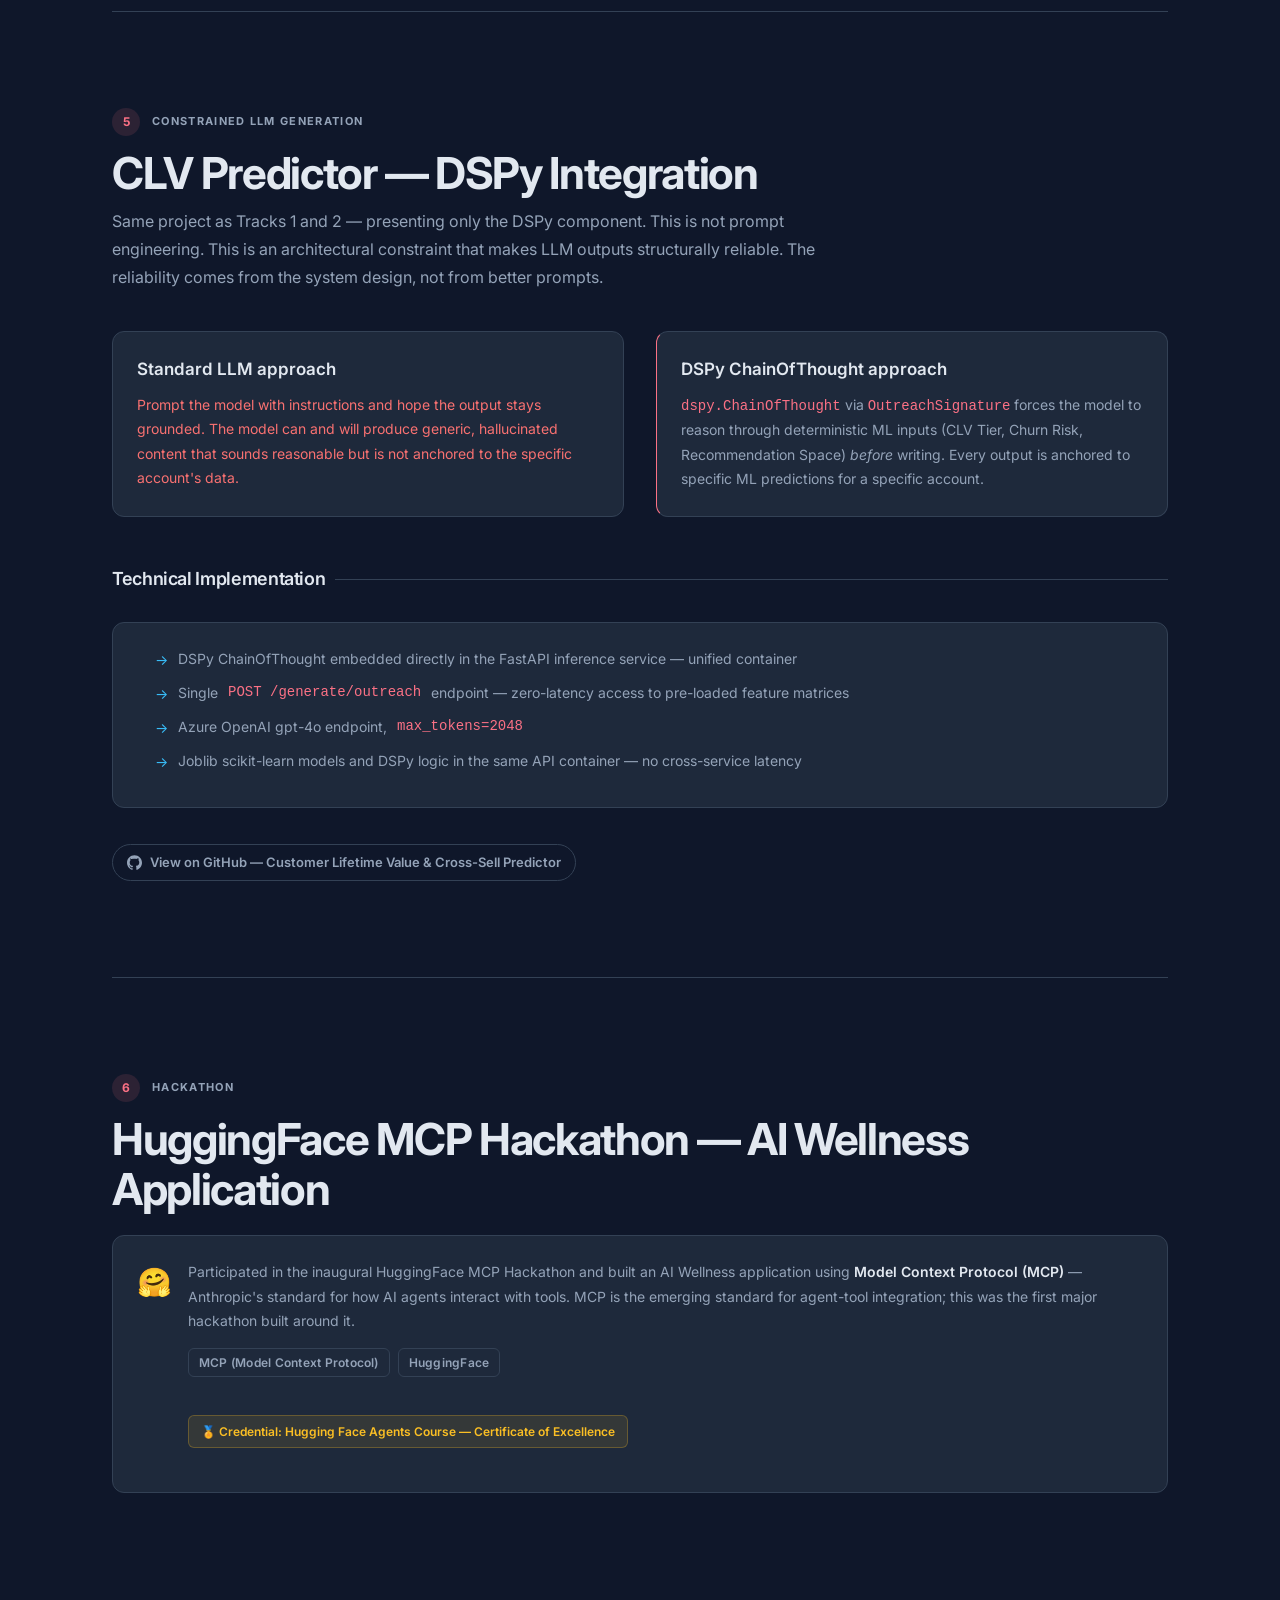
<file: ai-engineering.html>
<!DOCTYPE html>
<html lang="en">
<head>
  <meta charset="UTF-8">
  <meta name="viewport" content="width=device-width, initial-scale=1.0">
  <title>AI Engineering — Ankit Addya</title>
  <link rel="preconnect" href="https://fonts.googleapis.com">
  <link rel="preconnect" href="https://fonts.gstatic.com" crossorigin>
  <link href="https://fonts.googleapis.com/css2?family=Inter:wght@400;500;600;700;800&family=JetBrains+Mono:wght@400;600&display=swap" rel="stylesheet">
  <link rel="stylesheet" href="css/style.css">
</head>
<body>

<nav class="navbar">
  <div class="nav-inner">
    <a href="index.html"         class="nav-link nav-home">Ankit Addya</a>
    <a href="about.html"         class="nav-link">About</a>
    <a href="production-ml.html" class="nav-link" data-track="1"><span class="nav-dot"></span>Production ML</a>
    <a href="data-science.html"  class="nav-link" data-track="2"><span class="nav-dot"></span>Data Science</a>
    <a href="ai-engineering.html"class="nav-link" data-track="3"><span class="nav-dot"></span>AI Engineering</a>
    <a href="experience.html"    class="nav-link">Experience</a>
    <a href="contact.html"       class="nav-link">Contact</a>
    <button class="hamburger" id="hamburger"><span></span><span></span><span></span></button>
  </div>
</nav>
<div class="mobile-menu" id="mobile-menu">
  <button class="mobile-menu-close" id="mobile-close">✕</button>
  <a href="about.html">About</a>
  <a href="production-ml.html">Production ML Engineering</a>
  <a href="data-science.html">Data Science</a>
  <a href="ai-engineering.html">AI Engineering</a>
  <a href="experience.html">Experience</a>
  <a href="contact.html">Contact</a>
</div>

<main>
  <div class="page-header">
    <div class="container">
      <span class="track-badge" data-track="3">🤖 &nbsp;Track 3</span>
      <h1>AI Engineering</h1>
      <blockquote class="page-tagline">
        "Production AI systems. LangGraph multi-agent pipelines, Hybrid RAG with measured recall,
        online RL with A/B validation — deployed on GKE with full observability."
      </blockquote>
      <p>True-Texture and LoanLens lead this track; the 24/7 SRE Agent System that follows is the most in-depth, full-page treatment.</p>
      <div class="header-count" data-track="3">
        <span class="count-num" data-count-selector=".project-section">0</span>
        <span class="count-word">Projects</span>
      </div>
    </div>
  </div>

  <div class="container">

    <!-- ═══ PROJECT 1: TRUE-TEXTURE — RETURNS CONCIERGE ═════ -->
    <div class="project-section t3 reveal">
      <div class="project-label">
        <span class="project-num">1</span>
        <span class="label">Multi-Agent · Tool-Use · Staged Agent Memory</span>
      </div>
      <span class="honest-label">🧪 Prototype on the public Amazon Reviews 2023 dataset — heuristic fabric ontology (not lab-grade textile physics); market figures are sourced 2026 estimates and the business impact is a labelled projection, not a measured A/B</span>
      <h2 style="margin-top: 16px;">True-Texture — A Returns Concierge that Diagnoses Fabric Mismatch</h2>
      <p class="lead">
        Fashion returns run 25–35% in India, and a large slice is "the fabric feels nothing like the listing." True-Texture
        is a returns concierge that interrogates the buyer at return time and separates three look-alike causes a dropdown
        can't — fibre <em>substitution</em>, <em>low-grade</em> genuine fibre, and <em>wrong-weather</em> usage — grounding
        every diagnosis in a two-axis material ontology. Built provider-agnostic (Groq / Gemini / Bedrock behind one
        interface) after AWS and Google both blocked the account at the billing layer — and it kept running at $0.
      </p>

      <div class="metrics-row">
        <div class="metric-chip">
          <span class="metric-val hl-t3">9 in 10</span>
          <span class="metric-label">complaint flags correct (cut-off calibrated on 48K sentences)</span>
        </div>
        <div class="metric-chip">
          <span class="metric-val hl-t3">4</span>
          <span class="metric-label">look-alike return causes told apart</span>
        </div>
        <div class="metric-chip">
          <span class="metric-val hl-t3">98%</span>
          <span class="metric-label">catalog fabrics grounded (12 fibres × 23 weaves)</span>
        </div>
        <div class="metric-chip">
          <span class="metric-val hl-t3">$0</span>
          <span class="metric-label">cloud spend — free-tier / local stack</span>
        </div>
      </div>

      <div class="sub-section" style="margin-top: 40px;"><h3 style="color: var(--t3-color);">A — Agent Pipeline</h3></div>
      <pre class="arch-diagram">
<span class="hi3">Amazon Reviews 2023</span>  (public · 2.5M reviews · no scraping)
         │
         ▼
<span class="hi2">MiniLM semantic filter</span>  →  fabric-feel sentences
  similarity cut-off calibrated on 48,040 sentences  (≈50% → ≈90% precision)
         │
         ▼
<span class="hi">Diagnosis engine</span>  →  claimed material vs reported feel
  negation gate · rating gate · substitution signatures
         │
         ▼
<span class="hi3">Returns Concierge</span>  (Groq / Gemini / Bedrock — one duck-typed interface)
  tool-use: ask_question (≤3 adaptive Qs) → forced submit_diagnosis
  grounded on fibre ontology (12) + weave ontology (23) + category priors (93)
         │
         ▼  feel × weather
<span class="hi">2×2 response matrix</span>  →  structured diagnosis + customer message
  substitution→audit · low-grade→source premium · wrong-weather→educate · fine→no-action
         │
         ▼
<span class="hi2">SQLite episodic store</span>  →  <span class="hi3">Streamlit seller dashboard</span></pre>

      <div class="sub-section"><h3 style="color: var(--t3-color);">B — Structured Interview via Forced Tool-Use</h3></div>
      <div class="two-col">
        <div class="card t3">
          <h4>Structure is enforced, not hoped for</h4>
          <ul class="key-points" style="margin-top: 8px;">
            <li>The concierge can only reply through two tools — <code style="font-size:11px;">ask_question</code> (option chips + free text) and <code style="font-size:11px;">submit_diagnosis</code> (typed schema)</li>
            <li>After the question budget, <code style="font-size:11px;">toolChoice</code> is <strong class="text-strong">forced</strong> to submit — the model can't ramble past ≤3 questions</li>
            <li><strong class="text-strong">Dual transport:</strong> native function-calling, with an automatic JSON-protocol fallback for accounts/models that reject tool configs (observed on a restricted Bedrock account)</li>
            <li>Ground truth is <strong class="text-strong">injected by the engine</strong> after the call — the seller always sees claim-vs-experience, regardless of what the model chose to mention</li>
          </ul>
        </div>
        <div class="card">
          <h4>The 2×2 response matrix (feel × weather)</h4>
          <ul class="key-points" style="margin-top: 8px;">
            <li><strong class="text-strong">Feel bad, weather OK</strong> → substitution or low-grade fibre → <code style="font-size:11px;">SUPPLY_CHAIN_AUDIT</code> / <code style="font-size:11px;">QUALITY_IMPROVEMENT</code></li>
            <li><strong class="text-strong">No feel issue, wrong weather</strong> → usage, not defect → <code style="font-size:11px;">LISTING_FIX</code> + educate the buyer (layering tip)</li>
            <li><strong class="text-strong">Both</strong> → apologise, state material + ideal weather, mitigate the defect</li>
            <li><strong class="text-strong">Neither</strong> → a sound product returned anyway → <code style="font-size:11px;">NO_ACTION</code>; escalate to the distributor only past a returns threshold</li>
          </ul>
        </div>
      </div>
      <p style="font-size:13px; color: var(--text-muted); margin-top: 14px; line-height:1.7;">
        The two ontology axes are orthogonal and the weave can override the fibre: on a live run, a cotton/polyester
        <em>fleece</em> worn on a hot day flagged a weather mismatch even though the cotton fibre is hot-ideal — because the
        fleece construction traps heat. All four matrix cases were verified on live model runs.
      </p>

      <div class="sub-section" style="margin-top: 40px;"><h3 style="color: var(--t3-color);">C — Staged Three-Tier Agent Memory</h3>
        <p>The judgment that reads as senior here is knowing <em>when not</em> to reach for a vector database — infrastructure is added only where the simple approach breaks.</p>
      </div>
      <div class="three-col">
        <div class="card t3">
          <h4>Semantic — durable facts</h4>
          <p style="font-size:13px; margin-top:6px;">Fibre + weave ontology and category priors, injected as JSON. <strong class="text-strong">No RAG:</strong> 35 curated facts are faster and more reliable injected than retrieved — and stay git-diffable.</p>
        </div>
        <div class="card">
          <h4>Procedural — how to act</h4>
          <p style="font-size:13px; margin-top:6px;">The interview policy + response matrix live in a versioned <code style="font-size:11px;">skill.md</code>, loaded every turn — policy separated from code, iterable without touching Python.</p>
        </div>
        <div class="card">
          <h4>Episodic — dated events</h4>
          <p style="font-size:13px; margin-top:6px;">Every session in SQLite with SQL recency (by ASIN / date / case). A <code style="font-size:11px;">pgvector</code> relevance store is a documented Stage 2, behind the same persistence interface.</p>
        </div>
      </div>

      <div class="sub-section" style="margin-top: 40px;"><h3 style="color: var(--t3-color);">D — The Honest Negative Result: CLIP Can't See Texture</h3></div>
      <div class="card" style="margin-bottom: 20px;">
        <p style="font-size:14px;">
          The tempting feature is "compare the listing photo to the customer photo with CLIP and flag big differences."
          I tested it <strong class="text-strong">against a control group</strong> of products nobody complains about, in two conditions:
        </p>
      </div>
      <table class="data-table">
        <thead>
          <tr><th>Condition</th><th>Flagged (n=10)</th><th>Control (n=10)</th><th>Separates?</th></tr>
        </thead>
        <tbody>
          <tr><td>Whole frame</td><td>CLIP 0.648 · colourΔ 0.689</td><td>CLIP 0.659 · colourΔ 0.598</td><td style="color:#f87171;">No ✗</td></tr>
          <tr><td>Garment crops (rembg)</td><td>CLIP 0.727 · colourΔ 0.711</td><td>CLIP 0.738 · colourΔ 0.686</td><td style="color:#f87171;">No ✗</td></tr>
        </tbody>
      </table>
      <div class="card t3" style="margin: 20px 0;">
        <h4>The distributions overlap — and that <em>is</em> the finding</h4>
        <p style="font-size:14px; margin-top:10px;">
          Photo-level appearance comparison can't see texture: nuisance variation (lighting, pose, background, phone-vs-studio)
          dwarfs any real fabric difference, and the popular "flag if CLIP &lt; 0.75" heuristic fires on <strong class="text-strong">20 of 20</strong>
          products. So the visual channel is demoted to corroboration only, text stays the primary signal, and I kept the negative
          result rather than dressing up a detector that flags everything. Multimodal-LLM comparison (describe the difference in
          <em>words</em>) is the documented next avenue.
        </p>
      </div>

      <div class="sub-section" style="margin-top: 40px;"><h3 style="color: var(--t3-color);">E — Key Technical Decisions</h3></div>
      <div class="two-col">
        <div class="decision-card">
          <div class="decision-label">Decision 1</div>
          <h4>Inject the ontology vs Bedrock Knowledge Base (RAG)</h4>
          <div class="decision-row" style="margin-top: 12px;">
            <div class="rejected">✗ &nbsp;Bedrock KB / vector RAG — rejected</div>
            <div class="chosen">✓ &nbsp;Ontology injected into the prompt — chosen</div>
            <div class="reason">The KB's managed vector store alone would burn the whole $100 budget; 35 curated facts fit in-context and retrieve without miss-risk, and stay auditable in git.</div>
          </div>
        </div>
        <div class="decision-card">
          <div class="decision-label">Decision 2</div>
          <h4>Provider abstraction vs single-vendor SDK</h4>
          <div class="decision-row" style="margin-top: 12px;">
            <div class="rejected">✗ &nbsp;Hard-wire one LLM SDK — rejected</div>
            <div class="chosen">✓ &nbsp;One duck-typed interface, env-var swap — chosen</div>
            <div class="reason">AWS (an AISPL account restriction) and Google (billing) both blocked the account; a one-line swap to Groq's free tier kept the whole pipeline running at $0.</div>
          </div>
        </div>
      </div>

      <div class="tech-stack" style="margin-top: 24px;">
        <span class="badge">Python</span>
        <span class="badge">Groq (Llama 3.3 · gpt-oss-120b)</span>
        <span class="badge">AWS Bedrock (Converse)</span>
        <span class="badge">Google Gemini</span>
        <span class="badge">Tool-Use / Function Calling</span>
        <span class="badge">Sentence-Transformers (MiniLM)</span>
        <span class="badge">CLIP (ViT-B/32)</span>
        <span class="badge">rembg</span>
        <span class="badge">SQLite</span>
        <span class="badge">Streamlit</span>
        <span class="badge">pandas</span>
        <span class="badge">uv</span>
      </div>

      <a href="https://github.com/addy9051/True-texture-detector-AI-system" target="_blank" rel="noopener" class="github-link" style="margin-top: 20px; display: inline-flex;">
        <svg viewBox="0 0 24 24" fill="currentColor"><path d="M12 .297c-6.63 0-12 5.373-12 12 0 5.303 3.438 9.8 8.205 11.385.6.113.82-.258.82-.577 0-.285-.01-1.04-.015-2.04-3.338.724-4.042-1.61-4.042-1.61C4.422 18.07 3.633 17.7 3.633 17.7c-1.087-.744.084-.729.084-.729 1.205.084 1.838 1.236 1.838 1.236 1.07 1.835 2.809 1.305 3.495.998.108-.776.417-1.305.76-1.605-2.665-.3-5.466-1.332-5.466-5.93 0-1.31.465-2.38 1.235-3.22-.135-.303-.54-1.523.105-3.176 0 0 1.005-.322 3.3 1.23.96-.267 1.98-.399 3-.405 1.02.006 2.04.138 3 .405 2.28-1.552 3.285-1.23 3.285-1.23.645 1.653.24 2.873.12 3.176.765.84 1.23 1.91 1.23 3.22 0 4.61-2.805 5.625-5.475 5.92.42.36.81 1.096.81 2.22 0 1.606-.015 2.896-.015 3.286 0 .315.21.69.825.57C20.565 22.092 24 17.592 24 12.297c0-6.627-5.373-12-12-12"/></svg>
        View on GitHub — True-Texture Returns Intelligence
      </a>
    </div>

    <!-- ═══ PROJECT 2: LOANLENS — LLM-OPS ════════════════════ -->
    <div class="project-section t3 reveal">
      <div class="project-label">
        <span class="project-num">2</span>
        <span class="label">LLM-Ops — Latency, Cost &amp; Quality Gating</span>
      </div>
      <span class="honest-label">🧪 Portfolio pilot on synthetic data by design — mechanisms are deliberately injected so each method validates against known ground truth; dollar figures use labelled assumptions</span>
      <h2 style="margin-top: 16px;">LoanLens — Fixing a 32% AI-Analysis Drop-off in an LLM Micro-Loan Funnel</h2>
      <p class="lead">
        An LLM bank-statement-analysis step loses a third of users between analysis <em>initiated</em> and
        <em>completed</em>. This project proves the drop-off is latency-driven, fixes it with a latency-fallback
        router that's ~4.8× cheaper per conversion, and validates the fix with a 2×2 experiment guarded by both a
        loan-default and a fair-lending non-inferiority test — the whole thing on a $0 local stack with a live dashboard.
      </p>

      <div class="metrics-row">
        <div class="metric-chip">
          <span class="metric-val hl-t3">32.8%</span>
          <span class="metric-label">AI-analysis drop-off diagnosed</span>
        </div>
        <div class="metric-chip">
          <span class="metric-val hl-t3">+9.2pp</span>
          <span class="metric-label">Completion lift (both fixes, 2×2)</span>
        </div>
        <div class="metric-chip">
          <span class="metric-val hl-t3">4.8×</span>
          <span class="metric-label">Cheaper per conversion on fast model</span>
        </div>
        <div class="metric-chip">
          <span class="metric-val hl-t3">1 day</span>
          <span class="metric-label">Latency-drift detection (CUSUM)</span>
        </div>
      </div>

      <div class="sub-section" style="margin-top: 40px;"><h3 style="color: var(--t3-color);">A — The Diagnosis: Completion Craters with Latency</h3></div>
      <div class="card" style="margin-bottom: 24px;">
        <p style="font-size:14px;">
          Bucketing AI-analysis sessions by LLM latency, completion falls monotonically:
          <strong class="text-strong">86.4% (&lt;3s) → 78.9% (3–5s) → 63.1% (5–8s) → 43.3% (&gt;8s)</strong>.
          The &gt;8s cohort completes at roughly <em>half</em> the rate of the fast cohort — the drop-off is
          latency-driven, not random impatience.
        </p>
        <p style="font-size:14px; margin-top:10px;">
          <strong class="text-strong">Causal honesty:</strong> the naïve latency→completion estimate is confounded by
          <code style="font-size:12px; color:var(--t3-color);">requested_amount</code> (bigger loans → more tokens → higher latency,
          <em>and</em> → more-committed applicants → higher completion). A back-door adjustment moves the latency coefficient
          <strong class="text-strong">−0.264 → −0.298 (+12.8% stronger)</strong> — the naïve number <em>understates</em> the harm.
          The confounder is injected on purpose so the adjustment does real work, not circular recovery.
        </p>
      </div>

      <div class="sub-section"><h3 style="color: var(--t3-color);">B — The Fix: A Latency-Fallback Router</h3></div>
      <pre class="arch-diagram">
<span class="hi3">SDV / Faker</span>  (20k seeded users)
         │
         ▼
<span class="hi2">DuckDB</span> → <span class="hi2">dbt-duckdb</span>  (stg → int → fct marts · 9 models · 27 tests)
         │
         ▼
<span class="hi">LiteLLM Gateway + Router</span>
  primary  = llama3.2      (4s hard budget)
  fallback = llama3.2:1b   (on budget breach)
         │
         ▼  every call traced by session_id
<span class="hi3">Langfuse</span> (OTel)  →  tokens · latency · cost
         │
         ▼
<span class="hi">statsmodels / scipy</span>
  2×2 + interaction · non-inferiority guardrails · A/A · SRM · BH · back-door
         │
         ▼
<span class="hi2">CUSUM monitor</span>  →  <span class="hi3">Streamlit</span> (live, deployed)</pre>

      <div class="two-col" style="margin-top: 8px;">
        <div class="card t3">
          <h4>The 2×2 Factorial Result</h4>
          <ul class="key-points" style="margin-top: 8px;">
            <li>Progress bar (UX) <strong class="text-strong">+3.3pp</strong> — fixes <em>perceived</em> wait; can't move the &gt;8s tail</li>
            <li>Fallback router (MLOps) <strong class="text-strong">+8.5pp</strong> — fixes <em>actual</em> tail latency + 4.8× lower cost/conversion</li>
            <li>Both together <strong class="text-strong">+9.2pp</strong> with a significant <strong class="text-strong">sub-additive</strong> interaction (−1.5pp overlap) — exactly why a 2×2 beats two separate A/Bs</li>
            <li>Cost per converted user: primary <strong class="text-strong">$0.036</strong> vs fast <strong class="text-strong">$0.0076</strong></li>
          </ul>
        </div>
        <div class="card">
          <h4>Guardrails — the fix can't silently hurt credit quality</h4>
          <ul class="key-points" style="margin-top: 8px;">
            <li><strong class="text-strong">Default-rate:</strong> one-sided 95% UB <strong class="text-strong">+0.64pp &lt; 1.0pp</strong> pre-registered margin → non-inferior</li>
            <li><strong class="text-strong">Fair-lending (ECOA disparate-impact):</strong> prime−subprime gap 95% UB <strong class="text-strong">+1.25pp &lt; 2.0pp</strong> → non-inferior. An injected disparity exists, so this <em>can</em> fail</li>
            <li><strong class="text-strong">Ship decision</strong> gates on all three at once: completion up AND both guardrails hold → SHIP</li>
            <li>Supporting rigor: SRM χ², A/A (FPR ≈ 5%), Benjamini-Hochberg correction</li>
          </ul>
        </div>
      </div>

      <div class="sub-section" style="margin-top: 40px;"><h3 style="color: var(--t3-color);">C — The Quality Gate: Is the Fast Model <em>Safe</em>, Not Just Fast?</h3></div>
      <div class="card" style="margin-bottom: 20px;">
        <p style="font-size:14px;">
          Every result above runs on synthetic data — honest for testing <em>methods</em>, silent on how the real
          <code style="font-size:12px; color:var(--t3-color);">llama3.2:1b</code> reasons about a bank statement. So the one piece of
          real-model evidence: both Ollama models run a 14-case underwriting benchmark, graded deterministically against the
          source facts <em>plus</em> an independent GPT-4o LLM-as-judge (GitHub Models free tier).
        </p>
      </div>
      <table class="data-table">
        <thead>
          <tr><th>Real-model quality (14 cases)</th><th>Primary (3B)</th><th>Fast (1B)</th><th>Auto-approve bar</th></tr>
        </thead>
        <tbody>
          <tr><td>Judge fact accuracy</td><td>74%</td><td>70%</td><td style="color:#f87171;">≥ 90% ✗</td></tr>
          <tr><td>Hallucination rate</td><td>64%</td><td style="color:#f87171; font-weight:700;">86%</td><td style="color:#f87171;">≤ 5% ✗</td></tr>
          <tr><td>Recommendation defensible</td><td>71%</td><td>43%</td><td>—</td></tr>
        </tbody>
      </table>
      <div class="card t3" style="margin: 20px 0;">
        <h4>The gate failed — and that is the finding</h4>
        <p style="font-size:14px; margin-top:10px;">
          The 1B invents phantom loans, credit limits, and account ages; even the 3B hallucinates on ~64% of cases.
          <strong class="text-strong">Neither local model is underwriting-grade.</strong> So the router's job is
          latency/cost optimisation of the <em>analysis</em> — <strong class="text-strong">not</strong> a licence to hand the
          credit decision to a 1B. The approve/decline call stays gated behind human review and an abstention rule
          (confidence &lt; 0.45 → no auto-offer). It's a deliberately <em>parallel</em> gate, never folded into the synthetic
          ship decision: two different evidence bases must not be laundered into one green checkmark.
        </p>
      </div>

      <div class="sub-section"><h3 style="color: var(--t3-color);">D — Built at $0, Architected for the Enterprise Analog</h3></div>
      <div class="two-col">
        <div class="decision-card">
          <div class="decision-label">Portfolio build</div>
          <h4>Every layer runs free / local</h4>
          <ul class="key-points" style="margin-top: 8px;">
            <li>DuckDB warehouse · dbt-duckdb transforms</li>
            <li>LiteLLM → local Ollama models</li>
            <li>Self-hosted Langfuse (OTel) observability</li>
            <li>Streamlit dashboard, deployed free</li>
          </ul>
        </div>
        <div class="decision-card">
          <div class="decision-label">Documented enterprise analog</div>
          <h4>Each swap is a config change, not a rewrite</h4>
          <ul class="key-points" style="margin-top: 8px;">
            <li>DuckDB → Snowflake on AWS</li>
            <li>Ollama → GPT-4o / Claude via LiteLLM/Portkey</li>
            <li>Langfuse Cloud · Statsig experimentation</li>
            <li>Graduate each to a managed service for lower TCO</li>
          </ul>
        </div>
      </div>

      <div class="tech-stack" style="margin-top: 24px;">
        <span class="badge">Python</span>
        <span class="badge">LiteLLM</span>
        <span class="badge">Ollama (llama3.2)</span>
        <span class="badge">Langfuse</span>
        <span class="badge">OpenTelemetry</span>
        <span class="badge">DuckDB</span>
        <span class="badge">dbt-duckdb</span>
        <span class="badge">SDV / Faker</span>
        <span class="badge">statsmodels</span>
        <span class="badge">scipy</span>
        <span class="badge">Streamlit</span>
        <span class="badge">GPT-4o (LLM-as-judge)</span>
        <span class="badge">uv</span>
      </div>

      <div style="display:flex; gap:14px; flex-wrap:wrap; margin-top: 20px;">
        <a href="https://fintechai-analytics-project-ankitaddya.streamlit.app/" target="_blank" rel="noopener" class="github-link" style="display: inline-flex;">
          🔍 &nbsp;Open Live Dashboard ↗
        </a>
        <a href="https://github.com/addy9051/FinTechAI-product-analytics-project" target="_blank" rel="noopener" class="github-link" style="display: inline-flex;">
          <svg viewBox="0 0 24 24" fill="currentColor"><path d="M12 .297c-6.63 0-12 5.373-12 12 0 5.303 3.438 9.8 8.205 11.385.6.113.82-.258.82-.577 0-.285-.01-1.04-.015-2.04-3.338.724-4.042-1.61-4.042-1.61C4.422 18.07 3.633 17.7 3.633 17.7c-1.087-.744.084-.729.084-.729 1.205.084 1.838 1.236 1.838 1.236 1.07 1.835 2.809 1.305 3.495.998.108-.776.417-1.305.76-1.605-2.665-.3-5.466-1.332-5.466-5.93 0-1.31.465-2.38 1.235-3.22-.135-.303-.54-1.523.105-3.176 0 0 1.005-.322 3.3 1.23.96-.267 1.98-.399 3-.405 1.02.006 2.04.138 3 .405 2.28-1.552 3.285-1.23 3.285-1.23.645 1.653.24 2.873.12 3.176.765.84 1.23 1.91 1.23 3.22 0 4.61-2.805 5.625-5.475 5.92.42.36.81 1.096.81 2.22 0 1.606-.015 2.896-.015 3.286 0 .315.21.69.825.57C20.565 22.092 24 17.592 24 12.297c0-6.627-5.373-12-12-12"/></svg>
          View on GitHub — LoanLens (FinTechAI)
        </a>
      </div>
    </div>

    <!-- ═══════════════════════════════════════════════════════
         PROJECT 3: SRE AGENT SYSTEM (CROWN JEWEL)
         ═══════════════════════════════════════════════════════ -->
    <div class="project-section t3 reveal">
      <div class="project-label">
        <span class="project-num">3</span>
        <span class="label" style="color: var(--t3-color);">Crown Jewel — Full Page Treatment</span>
      </div>
      <span class="private-note">🔒 Private repository — architecture and code excerpts shown below</span>
      <h2 style="margin-top: 16px;">24/7 Service Reliability &amp; Anomaly-Response Agent System</h2>
      <p class="lead">
        Autonomous SRE system for FinTech payment transaction monitoring. A 7-phase production build
        with documented architecture audits, systematic gap remediation, and a reinforcement learning
        feedback loop. Most AI projects show only the finished state. This one shows the gap analysis
        and the remediation that closed it.
      </p>

      <!-- SECTION A: SYSTEM AT A GLANCE -->
      <div class="sub-section" style="margin-top: 40px;">
        <h3 style="color: var(--t3-color);">A — System at a Glance</h3>
      </div>

      <div class="slo-grid">
        <div class="slo-card">
          <div class="slo-val">&lt;90s</div>
          <div class="slo-metric">MTTA</div>
          <div class="slo-desc">Mean Time to Acknowledge — autonomous triage replaces human pager response</div>
        </div>
        <div class="slo-card">
          <div class="slo-val">&lt;8min</div>
          <div class="slo-metric">MTTR</div>
          <div class="slo-desc">Tier 1 auto-execution + Tier 2 Slack approval flow</div>
        </div>
        <div class="slo-card">
          <div class="slo-val">&lt;5%</div>
          <div class="slo-metric">False Positive Rate</div>
          <div class="slo-desc">RL feedback loop continuously improves detection precision</div>
        </div>
        <div class="slo-card">
          <div class="slo-val">≥95%</div>
          <div class="slo-metric">Data Quality Score</div>
          <div class="slo-desc">Recall on transaction schema violations</div>
        </div>
      </div>

      <div class="sub-section"><h3>4-Agent Pipeline</h3></div>
      <pre class="arch-diagram">
<span class="hi3">Google Pub/Sub</span>  (telemetry stream)
         │
         ▼
<span class="hi">Monitoring Agent</span>  (LangChain ReAct + Isolation Forest)
  confidence_threshold = 0.75
  5 custom SRE tools · RollingWindowAggregator · AlertDeduplicator
         │
         ▼  AnomalyEvent (Pydantic contract)
<span class="hi3">Diagnosis Agent</span>  (LangGraph Supervisor-Expert pattern)
  ┌──────────────────────────────────────────────────┐
  │  gather_context → rag_runbook_lookup (Hybrid RAG) │
  │         → Triage Supervisor (LLM dispatch)        │
  │                                                   │
  │  <span class="hi2">DatabaseExpert</span>   <span class="hi2">NetworkExpert</span>                      │
  │  <span class="hi2">SecurityAuditor</span>  <span class="hi2">ApplicationExpert</span>               │
  │         (parallel execution)                      │
  │         → synthesise_rca                         │
  └──────────────────────────────────────────────────┘
         │
         ▼  DiagnosisResult (Pydantic contract)
<span class="hi">Action Agent</span>  (3-Tier Classification)
  Tier 1 → Auto-execute   (scale replicas, restart pods, flush caches)
  Tier 2 → Slack approval (database failover, traffic rerouting)
  Tier 3 → PagerDuty      (schema rollback, full service drain)
  + Redis distributed locks (SETNX) for idempotency
         │
         ▼  ActionResult (Pydantic contract)
<span class="hi3">Feedback Agent</span>  (Vowpal Wabbit contextual bandits)
  cb_explore_adf · epsilon-greedy exploration
  Hybrid reward: SLO metrics + LLM-as-Judge (3 dimensions)
  A/B Router: 50% Control / 50% Experimental
         │
         └──────────── policy update ──────────────▶ GCS Bucket → reload predictor pods</pre>

      <div class="tech-stack">
        <span class="badge">LangGraph 0.2+</span>
        <span class="badge">LangChain</span>
        <span class="badge">Vowpal Wabbit</span>
        <span class="badge">GKE Autopilot</span>
        <span class="badge">Next.js 16</span>
        <span class="badge">pgvector</span>
        <span class="badge">Langfuse (self-hosted)</span>
        <span class="badge">Arize Phoenix</span>
        <span class="badge">Redis</span>
        <span class="badge">Google Pub/Sub</span>
        <span class="badge">PagerDuty</span>
        <span class="badge">ArgoCD</span>
        <span class="badge">Terraform</span>
        <span class="badge">Prometheus + Grafana</span>
        <span class="badge">OpenTelemetry</span>
      </div>

      <!-- SECTION B: 7-PHASE EVOLUTION -->
      <div class="sub-section" style="margin-top: 48px;">
        <h3 style="color: var(--t3-color);">B — 7-Phase Engineering Evolution</h3>
        <p>Most AI portfolio projects are "I built a chatbot." This project has a documented 7-phase evolution with architecture audits and systematic gap remediation.</p>
      </div>

      <div class="phase-timeline">
        <div class="phase-item">
          <h4>Phase 1 — Original Architecture Design</h4>
          <p>8-phase design document: domain analysis, stakeholder mapping, technology evaluation matrix, risk register. Architecture defined before a line of code was written.</p>
        </div>
        <div class="phase-item">
          <h4>Phase 2 — v1 Implementation with Strategic Pivots</h4>
          <p>Core agent pipeline built. Strategic pivots made: self-hosted Langfuse instead of Datadog, pgvector instead of Vertex AI Matching Engine, GKE Autopilot instead of fragmented GKE + Cloud Run. Each pivot documented with rationale.</p>
        </div>
        <div class="phase-item">
          <h4>Phase 3 — v2 Architecture: LLM Observability Layer</h4>
          <p>Langfuse (primary LLM traces), Arize Phoenix (RAG quality + embedding drift), Datadog (SRE-view OTLP export) added as three-tier observability stack.</p>
        </div>
        <div class="phase-item">
          <h4>Phase 4 — Architecture Audit (claude_walkthrough.md)</h4>
          <p>Comprehensive code-vs-design validation. Maturity scorecard generated for 7 system areas. Weaknesses identified and ranked by impact. Gap list produced.</p>
        </div>
        <div class="phase-item">
          <h4>Phase 5 — Gap Remediation (Priority 1 / 2 / 3)</h4>
          <p>Systematic closure of audit findings. Hybrid RAG rebuilt, PII sanitisation added, GitHub Actions hardened, RL A/B testing implemented, ArgoCD canary releases added.</p>
        </div>
        <div class="phase-item">
          <h4>Phase 6 — Real-Time SRE Dashboard (Next.js)</h4>
          <p>Cyberpunk-themed mission control dashboard with live telemetry pulse, incident railroad mapping, RL policy A/B comparison, and real-time backend health monitoring.</p>
        </div>
        <div class="phase-item">
          <h4>Phase 7 — CI/CD Stabilisation</h4>
          <p>GitHub Actions pipeline hardened to 4-stage flow: Lint → Test → Build → Deploy. Previous score: 2/5. After remediation: 4/5.</p>
        </div>
      </div>

      <!-- SECTION C: ARCHITECTURE AUDIT + GAP REMEDIATION -->
      <div class="sub-section" style="margin-top: 48px;">
        <h3 style="color: var(--t3-color);">C — Architecture Audit &amp; Gap Remediation</h3>
        <p>This is the differentiating section. The maturity scorecard from Phase 4 — before and after remediation.</p>
      </div>

      <div class="card" style="margin-bottom: 28px; padding: 0; overflow: hidden;">
        <div style="padding: 20px 24px; border-bottom: 1px solid var(--border);">
          <p style="font-size: 13px; color: var(--text-muted); font-style: italic;">
            "Most portfolio projects show only the finished state. This one shows the gap analysis
            that identified weaknesses and the systematic remediation that closed them."
          </p>
        </div>
        <div style="padding: 8px 24px 20px;">
          <div class="scorecard-row">
            <span class="area">Area</span>
            <span style="font-size:11px; font-weight:700; color:var(--text-muted); text-transform:uppercase; letter-spacing:.08em;">Before</span>
            <span style="font-size:11px; font-weight:700; color:var(--text-muted); text-transform:uppercase; letter-spacing:.08em;">After</span>
          </div>
          <div class="scorecard-row">
            <span class="area">Agent Pipeline (Mon→Diag→Act→Feedback)</span>
            <div class="score-bar-wrap"><div class="score-bar"><div class="score-bar-fill" style="width:80%"></div></div><span class="score-text">4/5</span></div>
            <div class="score-bar-wrap"><div class="score-bar"><div class="score-bar-fill improved" style="width:100%"></div></div><span class="score-text score-improved">5/5</span></div>
          </div>
          <div class="scorecard-row">
            <span class="area">LangGraph + Supervisor-Expert Pattern</span>
            <div class="score-bar-wrap"><div class="score-bar"><div class="score-bar-fill" style="width:80%"></div></div><span class="score-text">4/5</span></div>
            <div class="score-bar-wrap"><div class="score-bar"><div class="score-bar-fill improved" style="width:100%"></div></div><span class="score-text score-improved">5/5</span></div>
          </div>
          <div class="scorecard-row">
            <span class="area">Reinforcement Learning (VW Bandit)</span>
            <div class="score-bar-wrap"><div class="score-bar"><div class="score-bar-fill" style="width:80%"></div></div><span class="score-text">4/5</span></div>
            <div class="score-bar-wrap"><div class="score-bar"><div class="score-bar-fill improved" style="width:100%"></div></div><span class="score-text score-improved">5/5</span></div>
          </div>
          <div class="scorecard-row">
            <span class="area">LLM Observability (Langfuse)</span>
            <div class="score-bar-wrap"><div class="score-bar"><div class="score-bar-fill" style="width:60%"></div></div><span class="score-text">3/5</span></div>
            <div class="score-bar-wrap"><div class="score-bar"><div class="score-bar-fill improved" style="width:80%"></div></div><span class="score-text score-improved">4/5</span></div>
          </div>
          <div class="scorecard-row">
            <span class="area">RAG Pipeline (Knowledge Base)</span>
            <div class="score-bar-wrap"><div class="score-bar"><div class="score-bar-fill score-low" style="width:40%"></div></div><span class="score-text score-low">2/5</span></div>
            <div class="score-bar-wrap"><div class="score-bar"><div class="score-bar-fill improved" style="width:80%"></div></div><span class="score-text score-improved">4/5</span></div>
          </div>
          <div class="scorecard-row">
            <span class="area">Infrastructure (GKE / Terraform)</span>
            <div class="score-bar-wrap"><div class="score-bar"><div class="score-bar-fill" style="width:80%"></div></div><span class="score-text">4/5</span></div>
            <div class="score-bar-wrap"><div class="score-bar"><div class="score-bar-fill improved" style="width:100%"></div></div><span class="score-text score-improved">5/5</span></div>
          </div>
          <div class="scorecard-row">
            <span class="area">CI/CD (GitHub Actions)</span>
            <div class="score-bar-wrap"><div class="score-bar"><div class="score-bar-fill score-low" style="width:40%"></div></div><span class="score-text score-low">2/5</span></div>
            <div class="score-bar-wrap"><div class="score-bar"><div class="score-bar-fill improved" style="width:80%"></div></div><span class="score-text score-improved">4/5</span></div>
          </div>
          <p style="font-size: 12px; color: var(--text-muted); padding: 14px 0 4px; line-height: 1.6;">
            <strong style="color: var(--text);">Honest status:</strong> "Before" scores are taken verbatim from the
            Phase&nbsp;4 audit (<code style="font-size:11px;">claude_walkthrough.md</code>). The remediation code for every
            row exists in the repo. A few components remain scaffolded rather than fully live — per the repo's own
            <em>Known Limitations</em>: Langfuse is wired but not yet emitting traces end-to-end, LangGraph checkpointing
            runs on an in-memory saver locally, and some dashboard pages are still placeholders.
          </p>
        </div>
      </div>

      <!-- Gap fixes -->
      <div class="three-col">
        <div class="card t3">
          <h4 style="margin-bottom: 10px;">Priority 1 — High Impact</h4>
          <ul class="key-points">
            <li>Hybrid RAG: full vector + BM25 + Reciprocal Rank Fusion + Cohere cross-encoder reranking (<code style="font-size:11px;">rerank-english-v3.0</code>)</li>
            <li>Document chunking: 512 tokens, 64 overlap</li>
            <li>LangGraph state checkpointing (Redis → MemorySaver local dev)</li>
            <li>Langfuse CallbackHandler with session scoping by <code style="font-size:11px;">incident_id</code></li>
          </ul>
        </div>
        <div class="card">
          <h4 style="margin-bottom: 10px;">Priority 2 — Medium Impact</h4>
          <ul class="key-points">
            <li>PII sanitisation: <code style="font-size:11px;">sanitize_for_llm()</code> in <code style="font-size:11px;">shared/pii.py</code></li>
            <li>GitHub Actions 4-stage CI/CD: Lint → Test → Build → Deploy</li>
            <li><code style="font-size:11px;">LLMCostTracker</code>: <code style="font-size:11px;">max_tokens_per_incident = 50,000</code> ceiling</li>
          </ul>
        </div>
        <div class="card">
          <h4 style="margin-bottom: 10px;">Priority 3 — Lower Impact</h4>
          <ul class="key-points">
            <li>Redis distributed locks via SETNX for idempotency</li>
            <li>RL A/B Testing: 50% Control / 50% Experimental via deterministic <code style="font-size:11px;">incident_id</code> hashing</li>
            <li><code style="font-size:11px;">BudgetExceededError</code> circuit breaker → human SRE escalation</li>
            <li>ArgoCD GitOps: canary releases (20% → 50% → 100% traffic shifting)</li>
            <li>Dynamic HPA Autoscaling via Prometheus ServiceMonitors</li>
          </ul>
        </div>
      </div>

      <!-- SECTION D: KEY TECHNICAL DECISIONS -->
      <div class="sub-section" style="margin-top: 48px;">
        <h3 style="color: var(--t3-color);">D — Key Technical Decisions</h3>
      </div>

      <div class="two-col">
        <div class="decision-card">
          <div class="decision-label">Decision 1</div>
          <h4>Self-hosted Langfuse vs Datadog LLM Observability</h4>
          <div class="decision-row" style="margin-top: 12px;">
            <div class="rejected">✗ &nbsp;Datadog LLM Obs (SaaS) — rejected</div>
            <div class="chosen">✓ &nbsp;Self-hosted Langfuse — chosen</div>
            <div class="reason">Financial transaction data cannot leave the GCP project boundary. Self-hosted Langfuse means zero PII escapes the network perimeter.</div>
          </div>
        </div>
        <div class="decision-card">
          <div class="decision-label">Decision 2</div>
          <h4>pgvector vs Vertex AI Matching Engine</h4>
          <div class="decision-row" style="margin-top: 12px;">
            <div class="rejected">✗ &nbsp;Vertex AI Matching Engine — rejected</div>
            <div class="chosen">✓ &nbsp;pgvector running co-located with agents — chosen</div>
            <div class="reason">Cost and latency. Local vector store with no API round-trip for every RAG query. Matching Engine adds per-query cost and network RTT.</div>
          </div>
        </div>
        <div class="decision-card">
          <div class="decision-label">Decision 3</div>
          <h4>GKE Autopilot vs fragmented GKE + Cloud Run</h4>
          <div class="decision-row" style="margin-top: 12px;">
            <div class="rejected">✗ &nbsp;Separate GKE node pool + Cloud Run services — rejected</div>
            <div class="chosen">✓ &nbsp;Unified GKE Autopilot — chosen</div>
            <div class="reason">Consolidated serverless footprint, simpler scaling, single Terraform scope. Fragmented infra adds operational overhead without benefit at this scale.</div>
          </div>
        </div>
        <div class="decision-card">
          <div class="decision-label">Decision 4</div>
          <h4>MemorySaver vs Redis (local development)</h4>
          <div class="decision-row" style="margin-top: 12px;">
            <div class="rejected">✗ &nbsp;Redis for all environments — rejected</div>
            <div class="chosen">✓ &nbsp;MemorySaver local dev, Redis production — chosen</div>
            <div class="reason">Redis service container has compatibility issues during local development. MemorySaver provides identical LangGraph checkpointing semantics without the container dependency.</div>
          </div>
        </div>
      </div>

      <!-- SECTION E: RL ARCHITECTURE -->
      <div class="sub-section" style="margin-top: 48px;">
        <h3 style="color: var(--t3-color);">E — Reinforcement Learning Architecture</h3>
        <p>Vowpal Wabbit contextual bandits with a distributed Trainer-Predictor split and A/B testing. Unusual in any portfolio — exceptional in an AI engineering context.</p>
      </div>

      <div class="rl-split">
        <div>
          <pre class="arch-diagram" style="margin-top: 0;">
<span class="hi3">Trainer Pod</span>  (Singleton)
Algorithm: cb_explore_adf
Exploration: epsilon-greedy
      │
      ▼  Upload .vw binary model
<span class="hi2">GCS Bucket</span>
      │
      ├──── Periodic Reload ──→ Predictor Pod 1
      ├──── Periodic Reload ──→ Predictor Pod 2
      └──── Periodic Reload ──→ Predictor Pod N

<span class="hi">A/B Router</span>:
Incoming Incident
  → hash(incident_id) % 2 == 0 → 50% Control → Pod 1
  → hash(incident_id) % 2 == 1 → 50% Experimental → Pod 2</pre>
        </div>
        <div class="card" style="align-self: start;">
          <h4>Reward Design</h4>
          <p style="font-size:13px; margin-top:8px; margin-bottom: 14px;">Hybrid reward combines objective SLO metrics with qualitative LLM-as-Judge evaluation.</p>
          <ul class="key-points">
            <li><strong class="text-strong">Objective component:</strong> SLO attainment — did MTTA &lt; 90s? did MTTR &lt; 8min?</li>
            <li><strong class="text-strong">Qualitative component:</strong> LLM-as-Judge (gpt-4o-mini) scores the action on 3 dimensions — correctness, speed, and business impact</li>
            <li><strong class="text-strong">Why hybrid?</strong> SLO metrics alone are sparse (only resolved at incident end). LLM judge provides dense intermediate signal.</li>
            <li><strong class="text-strong">A/B comparison:</strong> cumulative reward graphed live in Next.js dashboard</li>
          </ul>
        </div>
      </div>

      <!-- SECTION F: DASHBOARD -->
      <div class="sub-section" style="margin-top: 48px;">
        <h3 style="color: var(--t3-color);">F — Real-Time SRE Dashboard (Next.js 16)</h3>
      </div>

      <div class="three-col">
        <div class="card t3">
          <h4>System Pulse</h4>
          <p style="font-size:13px; margin-top:6px;">Real-time scatter plot of telemetry events colour-coded by anomaly status. Continuous synthetic metric injection via background heartbeat.</p>
        </div>
        <div class="card">
          <h4>Incident Railroad</h4>
          <p style="font-size:13px; margin-top:6px;">Active response workflows shown as railroad-style incident lifecycle: Detected → Diagnosing → Mitigating → Resolved. Live counts of active and resolved incidents.</p>
        </div>
        <div class="card">
          <h4>RL Policy A/B</h4>
          <p style="font-size:13px; margin-top:6px;">Cumulative reward comparison between Control and Experimental RL policies. Current policy version displayed. Real-time backend health with automatic retry on disconnect.</p>
        </div>
      </div>

      <div style="margin-top: 24px;">
        <span class="private-note">🔒 Repo is private — GitHub profile: github.com/addy9051</span>
      </div>
    </div>

    <!-- ═══ PROJECT 4: EXPENSE ANALYTICS AGENT ══════════════ -->
    <div class="project-section t3 reveal">
      <div class="project-label">
        <span class="project-num">4</span>
        <span class="label">AI Agent — Text-to-SQL</span>
      </div>
      <h2>Expense Analytics &amp; Policy Compliance — AI Agent Layer</h2>
      <p class="lead">
        Presenting only the LangGraph AI agent component. The fraud detection analytics, Power BI dashboard,
        and cost analysis are separate concerns covered in a different portfolio context. This page covers
        the AI engineering layer: adversarial hardening and responsible AI deployment.
      </p>

      <div class="sub-section"><h3>Architecture — Text-to-SQL Agent</h3></div>
      <pre class="arch-diagram">
User Query (natural language)
         │
         ▼
<span class="hi">LangGraph ReAct Agent</span>
Vertex AI Gemini (via langchain-google-vertexai)
Deployed on Vertex AI Reasoning Engine / GKE Autopilot
         │
         ▼
<span class="hi3">AST Validation</span>  ← SQL parsed before execution
DDL commands blocked: DROP / DELETE / ALTER / TRUNCATE
Query result size hard-capped → prevents bulk data exfiltration
         │
         ▼
<span class="hi2">PostgreSQL 16</span>  (Azure Flexible Server)
Star schema + 8 analytical views + vw_fraud_signals
         │
         ▼
<span class="hi">LangFuse Audit Trail</span>
Every AI-generated query + result logged with full traceability
Session memory via PostgresSaver (ai_user_memory table)
         │
         ▼
<span class="hi3">Gradio UI</span>  (localhost:7860)
Authenticated access — unauthenticated users blocked</pre>

      <div class="two-col" style="margin-top: 8px;">
        <div class="card t3">
          <h4>Adversarial Hardening</h4>
          <ul class="key-points" style="margin-top: 8px;">
            <li><strong class="text-strong">AST-validated SQL generation</strong> — DDL injection (DROP, DELETE, ALTER) blocked at parse level before execution</li>
            <li><strong class="text-strong">Hard-capped result sizes</strong> — prevents bulk data exfiltration through the agent interface</li>
            <li><strong class="text-strong">LangFuse audit trail</strong> — every AI-generated query and its result logged with session scoping and full traceability</li>
          </ul>
        </div>
        <div class="card">
          <h4>Responsible AI Architecture</h4>
          <ul class="key-points" style="margin-top: 8px;">
            <li>Agent autonomously generates and executes read-only SQL — but DDL/DML (DROP, DELETE, ALTER) is rejected at the AST layer before execution, so it can query but never mutate the database</li>
            <li>Gradio UI with authentication — no unauthenticated access to the agent interface</li>
            <li>Persistent cross-session memory via PostgresSaver — agent maintains context across conversations</li>
            <li>Production deployment: Docker Compose (dev) → Vertex AI Reasoning Engine / GKE Autopilot</li>
          </ul>
        </div>
      </div>

      <div class="tech-stack" style="margin-top: 8px;">
        <span class="badge">LangGraph</span>
        <span class="badge">LangChain</span>
        <span class="badge">Gemini (Vertex AI)</span>
        <span class="badge">GKE Autopilot</span>
        <span class="badge">PostgreSQL 16</span>
        <span class="badge">LangFuse</span>
        <span class="badge">Gradio</span>
        <span class="badge">Terraform</span>
        <span class="badge">Docker</span>
      </div>

      <a href="https://github.com/addy9051" target="_blank" rel="noopener" class="github-link" style="margin-top: 20px; display: inline-flex;">
        <svg viewBox="0 0 24 24" fill="currentColor"><path d="M12 .297c-6.63 0-12 5.373-12 12 0 5.303 3.438 9.8 8.205 11.385.6.113.82-.258.82-.577 0-.285-.01-1.04-.015-2.04-3.338.724-4.042-1.61-4.042-1.61C4.422 18.07 3.633 17.7 3.633 17.7c-1.087-.744.084-.729.084-.729 1.205.084 1.838 1.236 1.838 1.236 1.07 1.835 2.809 1.305 3.495.998.108-.776.417-1.305.76-1.605-2.665-.3-5.466-1.332-5.466-5.93 0-1.31.465-2.38 1.235-3.22-.135-.303-.54-1.523.105-3.176 0 0 1.005-.322 3.3 1.23.96-.267 1.98-.399 3-.405 1.02.006 2.04.138 3 .405 2.28-1.552 3.285-1.23 3.285-1.23.645 1.653.24 2.873.12 3.176.765.84 1.23 1.91 1.23 3.22 0 4.61-2.805 5.625-5.475 5.92.42.36.81 1.096.81 2.22 0 1.606-.015 2.896-.015 3.286 0 .315.21.69.825.57C20.565 22.092 24 17.592 24 12.297c0-6.627-5.373-12-12-12"/></svg>
        View on GitHub — Expense Analytics &amp; Policy Compliance
      </a>
    </div>

    <!-- ═══ PROJECT 5: CLV DSPy LAYER ════════════════════════ -->
    <div class="project-section t3 reveal">
      <div class="project-label">
        <span class="project-num">5</span>
        <span class="label">Constrained LLM Generation</span>
      </div>
      <h2>CLV Predictor — DSPy Integration</h2>
      <p class="lead">
        Same project as Tracks 1 and 2 — presenting only the DSPy component. This is not prompt engineering.
        This is an architectural constraint that makes LLM outputs structurally reliable. The reliability
        comes from the system design, not from better prompts.
      </p>

      <div class="two-col">
        <div class="card">
          <h4>Standard LLM approach</h4>
          <p style="font-size:14px; margin-top:8px; color: #f87171;">
            Prompt the model with instructions and hope the output stays grounded. The model can and will
            produce generic, hallucinated content that sounds reasonable but is not anchored to the specific account's data.
          </p>
        </div>
        <div class="card t3">
          <h4>DSPy ChainOfThought approach</h4>
          <p style="font-size:14px; margin-top:8px;">
            <code style="color:var(--t3-color);">dspy.ChainOfThought</code> via <code style="color:var(--t3-color);">OutreachSignature</code>
            forces the model to reason through deterministic ML inputs (CLV Tier, Churn Risk, Recommendation Space)
            <em>before</em> writing. Every output is anchored to specific ML predictions for a specific account.
          </p>
        </div>
      </div>

      <div class="sub-section"><h3>Technical Implementation</h3></div>
      <div class="card" style="margin-bottom: 20px;">
        <ul class="key-points">
          <li>DSPy ChainOfThought embedded directly in the FastAPI inference service — unified container</li>
          <li>Single <code style="color:var(--t3-color);">POST /generate/outreach</code> endpoint — zero-latency access to pre-loaded feature matrices</li>
          <li>Azure OpenAI gpt-4o endpoint, <code style="color:var(--t3-color);">max_tokens=2048</code></li>
          <li>Joblib scikit-learn models and DSPy logic in the same API container — no cross-service latency</li>
        </ul>
      </div>

      <a href="https://github.com/addy9051" target="_blank" rel="noopener" class="github-link">
        <svg viewBox="0 0 24 24" fill="currentColor"><path d="M12 .297c-6.63 0-12 5.373-12 12 0 5.303 3.438 9.8 8.205 11.385.6.113.82-.258.82-.577 0-.285-.01-1.04-.015-2.04-3.338.724-4.042-1.61-4.042-1.61C4.422 18.07 3.633 17.7 3.633 17.7c-1.087-.744.084-.729.084-.729 1.205.084 1.838 1.236 1.838 1.236 1.07 1.835 2.809 1.305 3.495.998.108-.776.417-1.305.76-1.605-2.665-.3-5.466-1.332-5.466-5.93 0-1.31.465-2.38 1.235-3.22-.135-.303-.54-1.523.105-3.176 0 0 1.005-.322 3.3 1.23.96-.267 1.98-.399 3-.405 1.02.006 2.04.138 3 .405 2.28-1.552 3.285-1.23 3.285-1.23.645 1.653.24 2.873.12 3.176.765.84 1.23 1.91 1.23 3.22 0 4.61-2.805 5.625-5.475 5.92.42.36.81 1.096.81 2.22 0 1.606-.015 2.896-.015 3.286 0 .315.21.69.825.57C20.565 22.092 24 17.592 24 12.297c0-6.627-5.373-12-12-12"/></svg>
        View on GitHub — Customer Lifetime Value &amp; Cross-Sell Predictor
      </a>
    </div>

    <!-- ═══ HUGGINGFACE MCP ════════════════════════════════════ -->
    <div class="project-section t3 reveal" style="border-bottom: none; margin-bottom: 40px; padding-bottom: 40px;">
      <div class="project-label">
        <span class="project-num">6</span>
        <span class="label">Hackathon</span>
      </div>
      <h2>HuggingFace MCP Hackathon — AI Wellness Application</h2>
      <div class="card" style="margin-top: 20px;">
        <div style="display: flex; align-items: flex-start; gap: 16px;">
          <span style="font-size: 28px; flex-shrink: 0;">🤗</span>
          <div>
            <p style="font-size:14px;">
              Participated in the inaugural HuggingFace MCP Hackathon and built an AI Wellness application
              using <strong class="text-strong">Model Context Protocol (MCP)</strong> — Anthropic's standard
              for how AI agents interact with tools. MCP is the emerging standard for agent-tool integration;
              this was the first major hackathon built around it.
            </p>
            <div class="tech-stack" style="margin-top: 14px;">
              <span class="badge">MCP (Model Context Protocol)</span>
              <span class="badge">HuggingFace</span>
            </div>
            <div class="honest-label" style="margin-top: 14px;">
              🏅 Credential: Hugging Face Agents Course — Certificate of Excellence
            </div>
          </div>
        </div>
      </div>
    </div>

  </div>
</main>

<footer>
  <div class="container">
    <div class="footer-inner">
      <span class="footer-name">Ankit Addya</span>
      <div class="footer-links">
        <a href="mailto:ankit.addya@yahoo.com">ankit.addya@yahoo.com</a>
        <a href="https://linkedin.com/in/ankit-addya-6a6b14159" target="_blank" rel="noopener">LinkedIn</a>
        <a href="https://github.com/addy9051" target="_blank" rel="noopener">GitHub</a>
      </div>
      <span class="footer-copy">Kolkata, India</span>
    </div>
  </div>
</footer>

<script src="js/main.js"></script>
</body>
</html>
</file>
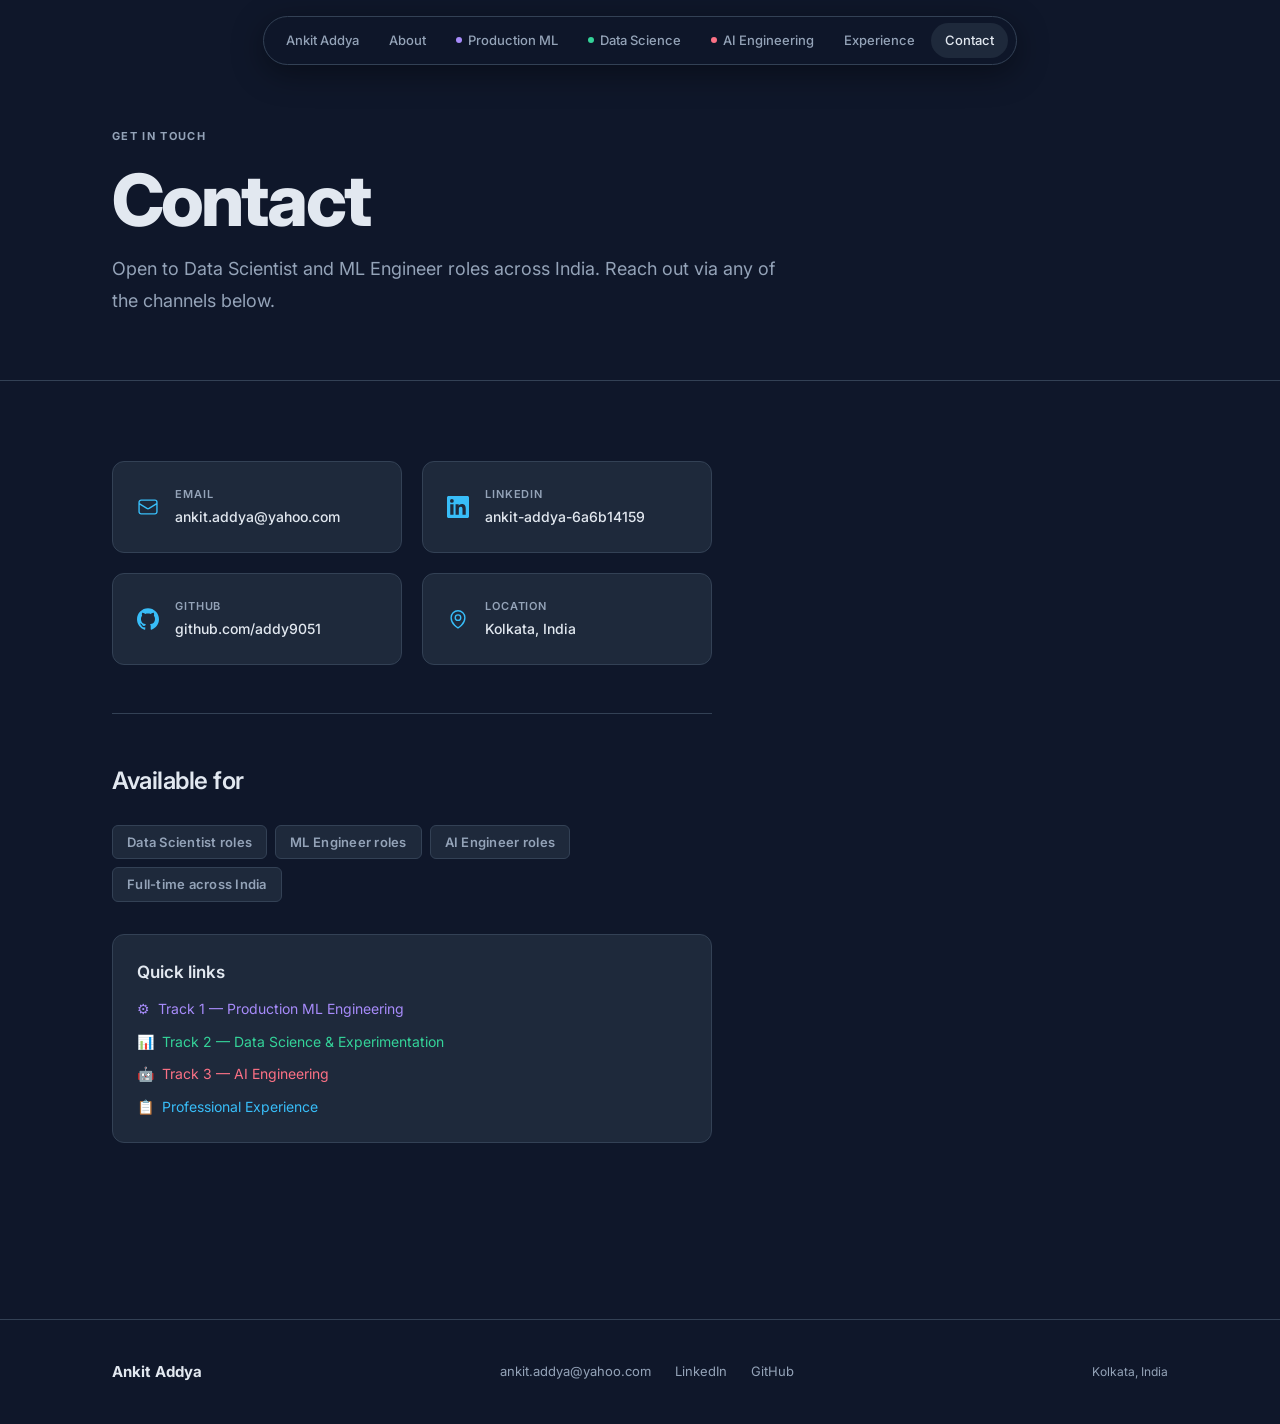
<file: contact.html>
<!DOCTYPE html>
<html lang="en">
<head>
  <meta charset="UTF-8">
  <meta name="viewport" content="width=device-width, initial-scale=1.0">
  <title>Contact — Ankit Addya</title>
  <link rel="preconnect" href="https://fonts.googleapis.com">
  <link rel="preconnect" href="https://fonts.gstatic.com" crossorigin>
  <link href="https://fonts.googleapis.com/css2?family=Inter:wght@400;500;600;700;800&display=swap" rel="stylesheet">
  <link rel="stylesheet" href="css/style.css">
</head>
<body>

<nav class="navbar">
  <div class="nav-inner">
    <a href="index.html"         class="nav-link nav-home">Ankit Addya</a>
    <a href="about.html"         class="nav-link">About</a>
    <a href="production-ml.html" class="nav-link" data-track="1"><span class="nav-dot"></span>Production ML</a>
    <a href="data-science.html"  class="nav-link" data-track="2"><span class="nav-dot"></span>Data Science</a>
    <a href="ai-engineering.html"class="nav-link" data-track="3"><span class="nav-dot"></span>AI Engineering</a>
    <a href="experience.html"    class="nav-link">Experience</a>
    <a href="contact.html"       class="nav-link">Contact</a>
    <button class="hamburger" id="hamburger"><span></span><span></span><span></span></button>
  </div>
</nav>
<div class="mobile-menu" id="mobile-menu">
  <button class="mobile-menu-close" id="mobile-close">✕</button>
  <a href="about.html">About</a>
  <a href="production-ml.html">Production ML Engineering</a>
  <a href="data-science.html">Data Science</a>
  <a href="ai-engineering.html">AI Engineering</a>
  <a href="experience.html">Experience</a>
  <a href="contact.html">Contact</a>
</div>

<main>
  <div class="page-header">
    <div class="container">
      <div class="label">Get in touch</div>
      <h1>Contact</h1>
      <p>Open to Data Scientist and ML Engineer roles across India. Reach out via any of the channels below.</p>
    </div>
  </div>

  <section class="section" style="padding-top: 0;">
    <div class="container">

      <div class="contact-grid reveal">
        <a href="mailto:ankit.addya@yahoo.com" class="contact-card">
          <svg viewBox="0 0 24 24" fill="none" stroke="currentColor" stroke-width="1.5">
            <path d="M21.75 6.75v10.5a2.25 2.25 0 01-2.25 2.25h-15a2.25 2.25 0 01-2.25-2.25V6.75m19.5 0A2.25 2.25 0 0019.5 4.5h-15a2.25 2.25 0 00-2.25 2.25m19.5 0v.243a2.25 2.25 0 01-1.07 1.916l-7.5 4.615a2.25 2.25 0 01-2.36 0L3.32 8.91a2.25 2.25 0 01-1.07-1.916V6.75"/>
          </svg>
          <div>
            <div class="contact-type">Email</div>
            <div class="contact-val">ankit.addya@yahoo.com</div>
          </div>
        </a>

        <a href="https://linkedin.com/in/ankit-addya-6a6b14159" target="_blank" rel="noopener" class="contact-card">
          <svg viewBox="0 0 24 24" fill="currentColor">
            <path d="M20.447 20.452h-3.554v-5.569c0-1.328-.027-3.037-1.852-3.037-1.853 0-2.136 1.445-2.136 2.939v5.667H9.351V9h3.414v1.561h.046c.477-.9 1.637-1.85 3.37-1.85 3.601 0 4.267 2.37 4.267 5.455v6.286zM5.337 7.433a2.062 2.062 0 01-2.063-2.065 2.064 2.064 0 112.063 2.065zm1.782 13.019H3.555V9h3.564v11.452zM22.225 0H1.771C.792 0 0 .774 0 1.729v20.542C0 23.227.792 24 1.771 24h20.451C23.2 24 24 23.227 24 22.271V1.729C24 .774 23.2 0 22.222 0h.003z"/>
          </svg>
          <div>
            <div class="contact-type">LinkedIn</div>
            <div class="contact-val">ankit-addya-6a6b14159</div>
          </div>
        </a>

        <a href="https://github.com/addy9051" target="_blank" rel="noopener" class="contact-card">
          <svg viewBox="0 0 24 24" fill="currentColor">
            <path d="M12 .297c-6.63 0-12 5.373-12 12 0 5.303 3.438 9.8 8.205 11.385.6.113.82-.258.82-.577 0-.285-.01-1.04-.015-2.04-3.338.724-4.042-1.61-4.042-1.61C4.422 18.07 3.633 17.7 3.633 17.7c-1.087-.744.084-.729.084-.729 1.205.084 1.838 1.236 1.838 1.236 1.07 1.835 2.809 1.305 3.495.998.108-.776.417-1.305.76-1.605-2.665-.3-5.466-1.332-5.466-5.93 0-1.31.465-2.38 1.235-3.22-.135-.303-.54-1.523.105-3.176 0 0 1.005-.322 3.3 1.23.96-.267 1.98-.399 3-.405 1.02.006 2.04.138 3 .405 2.28-1.552 3.285-1.23 3.285-1.23.645 1.653.24 2.873.12 3.176.765.84 1.23 1.91 1.23 3.22 0 4.61-2.805 5.625-5.475 5.92.42.36.81 1.096.81 2.22 0 1.606-.015 2.896-.015 3.286 0 .315.21.69.825.57C20.565 22.092 24 17.592 24 12.297c0-6.627-5.373-12-12-12"/>
          </svg>
          <div>
            <div class="contact-type">GitHub</div>
            <div class="contact-val">github.com/addy9051</div>
          </div>
        </a>

        <div class="contact-card" style="cursor: default;">
          <svg viewBox="0 0 24 24" fill="none" stroke="currentColor" stroke-width="1.5" style="color: var(--accent);">
            <path stroke-linecap="round" stroke-linejoin="round" d="M15 10.5a3 3 0 11-6 0 3 3 0 016 0z"/>
            <path stroke-linecap="round" stroke-linejoin="round" d="M19.5 10.5c0 7.142-7.5 11.25-7.5 11.25S4.5 17.642 4.5 10.5a7.5 7.5 0 1115 0z"/>
          </svg>
          <div>
            <div class="contact-type">Location</div>
            <div class="contact-val">Kolkata, India</div>
          </div>
        </div>
      </div>

      <div class="divider" style="max-width: 600px;"></div>

      <div class="reveal" style="max-width: 600px;">
        <h3 style="margin-bottom: 16px;">Available for</h3>
        <div class="tech-stack">
          <span class="badge" style="font-size: 13px; padding: 6px 14px;">Data Scientist roles</span>
          <span class="badge" style="font-size: 13px; padding: 6px 14px;">ML Engineer roles</span>
          <span class="badge" style="font-size: 13px; padding: 6px 14px;">AI Engineer roles</span>
          <span class="badge" style="font-size: 13px; padding: 6px 14px;">Full-time across India</span>
        </div>

        <div class="card" style="margin-top: 32px;">
          <h4 style="margin-bottom: 12px;">Quick links</h4>
          <div style="display: flex; flex-direction: column; gap: 10px;">
            <a href="production-ml.html" style="font-size: 14px; color: var(--t1-color); display: flex; align-items: center; gap: 8px;">
              <span>⚙️</span> Track 1 — Production ML Engineering
            </a>
            <a href="data-science.html" style="font-size: 14px; color: var(--t2-color); display: flex; align-items: center; gap: 8px;">
              <span>📊</span> Track 2 — Data Science &amp; Experimentation
            </a>
            <a href="ai-engineering.html" style="font-size: 14px; color: var(--t3-color); display: flex; align-items: center; gap: 8px;">
              <span>🤖</span> Track 3 — AI Engineering
            </a>
            <a href="experience.html" style="font-size: 14px; color: var(--accent); display: flex; align-items: center; gap: 8px;">
              <span>📋</span> Professional Experience
            </a>
          </div>
        </div>
      </div>

    </div>
  </section>
</main>

<footer>
  <div class="container">
    <div class="footer-inner">
      <span class="footer-name">Ankit Addya</span>
      <div class="footer-links">
        <a href="mailto:ankit.addya@yahoo.com">ankit.addya@yahoo.com</a>
        <a href="https://linkedin.com/in/ankit-addya-6a6b14159" target="_blank" rel="noopener">LinkedIn</a>
        <a href="https://github.com/addy9051" target="_blank" rel="noopener">GitHub</a>
      </div>
      <span class="footer-copy">Kolkata, India</span>
    </div>
  </div>
</footer>

<script src="js/main.js"></script>
</body>
</html>
</file>
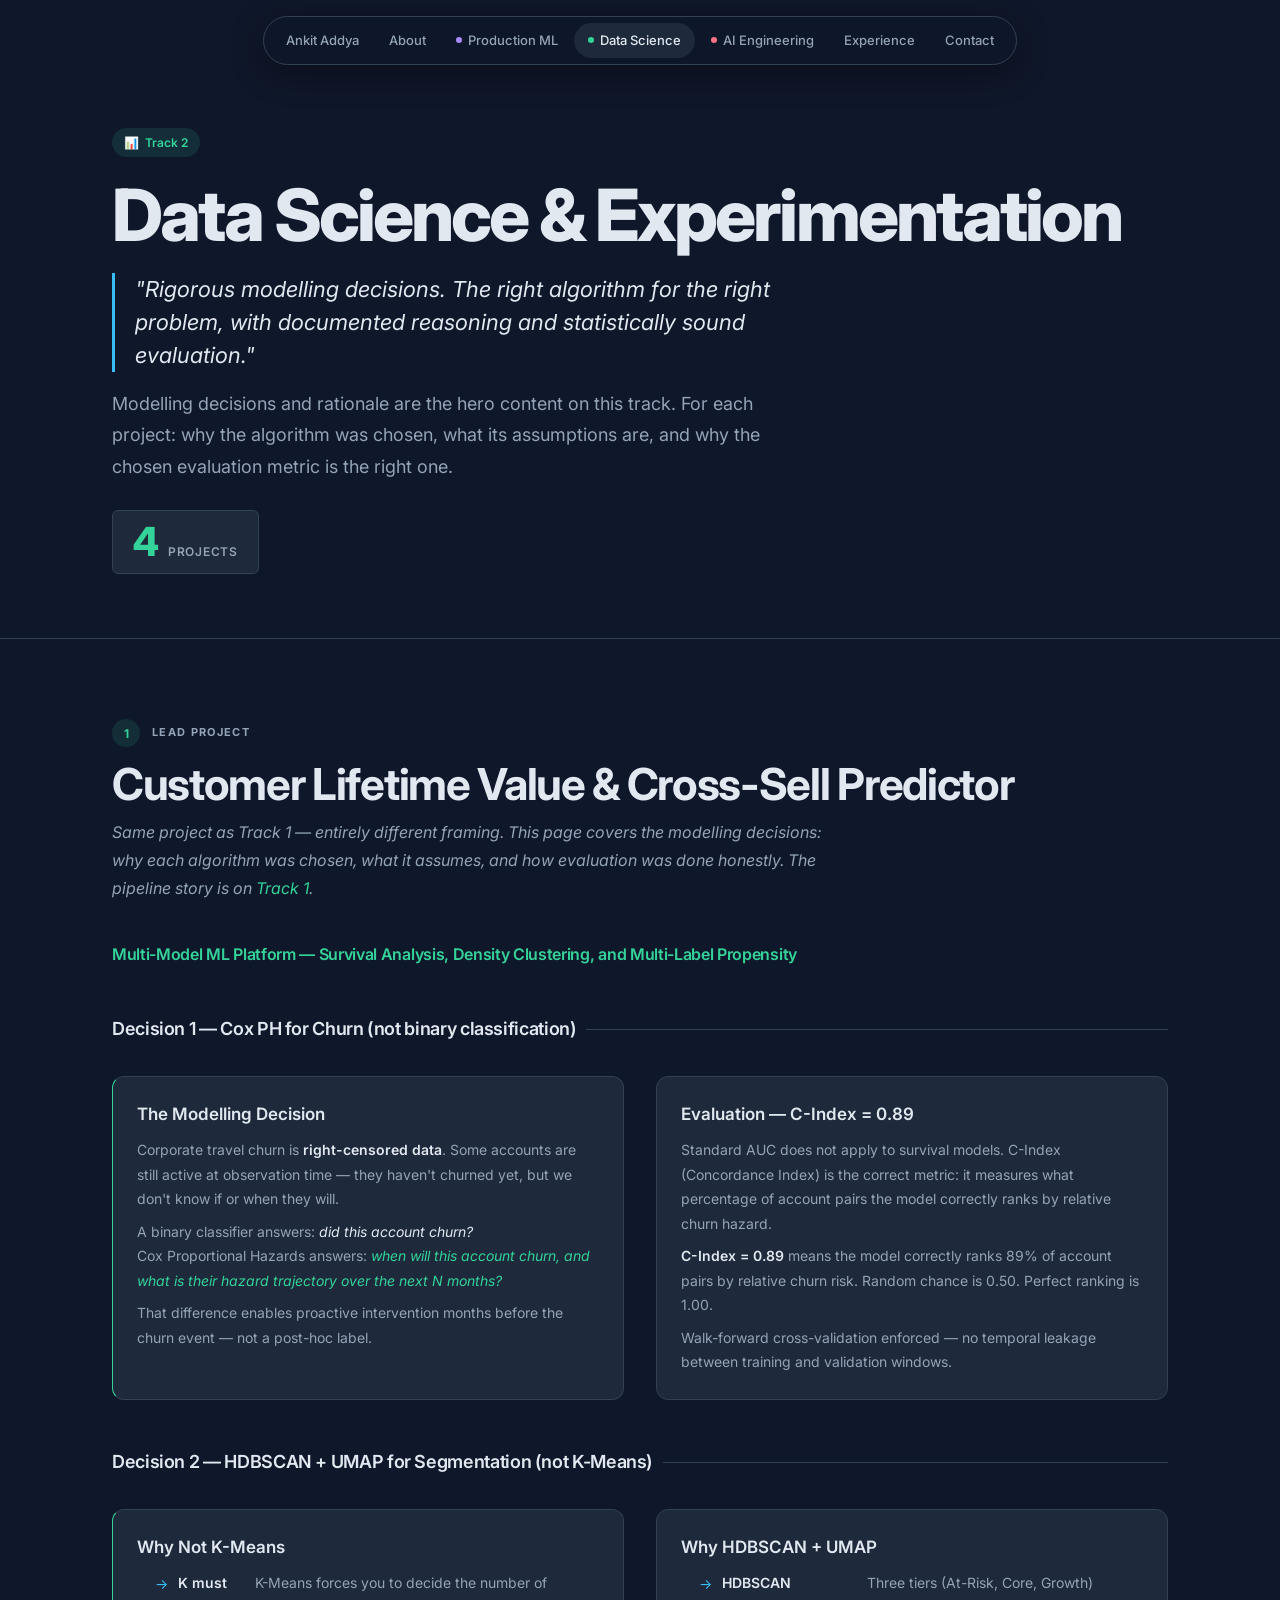
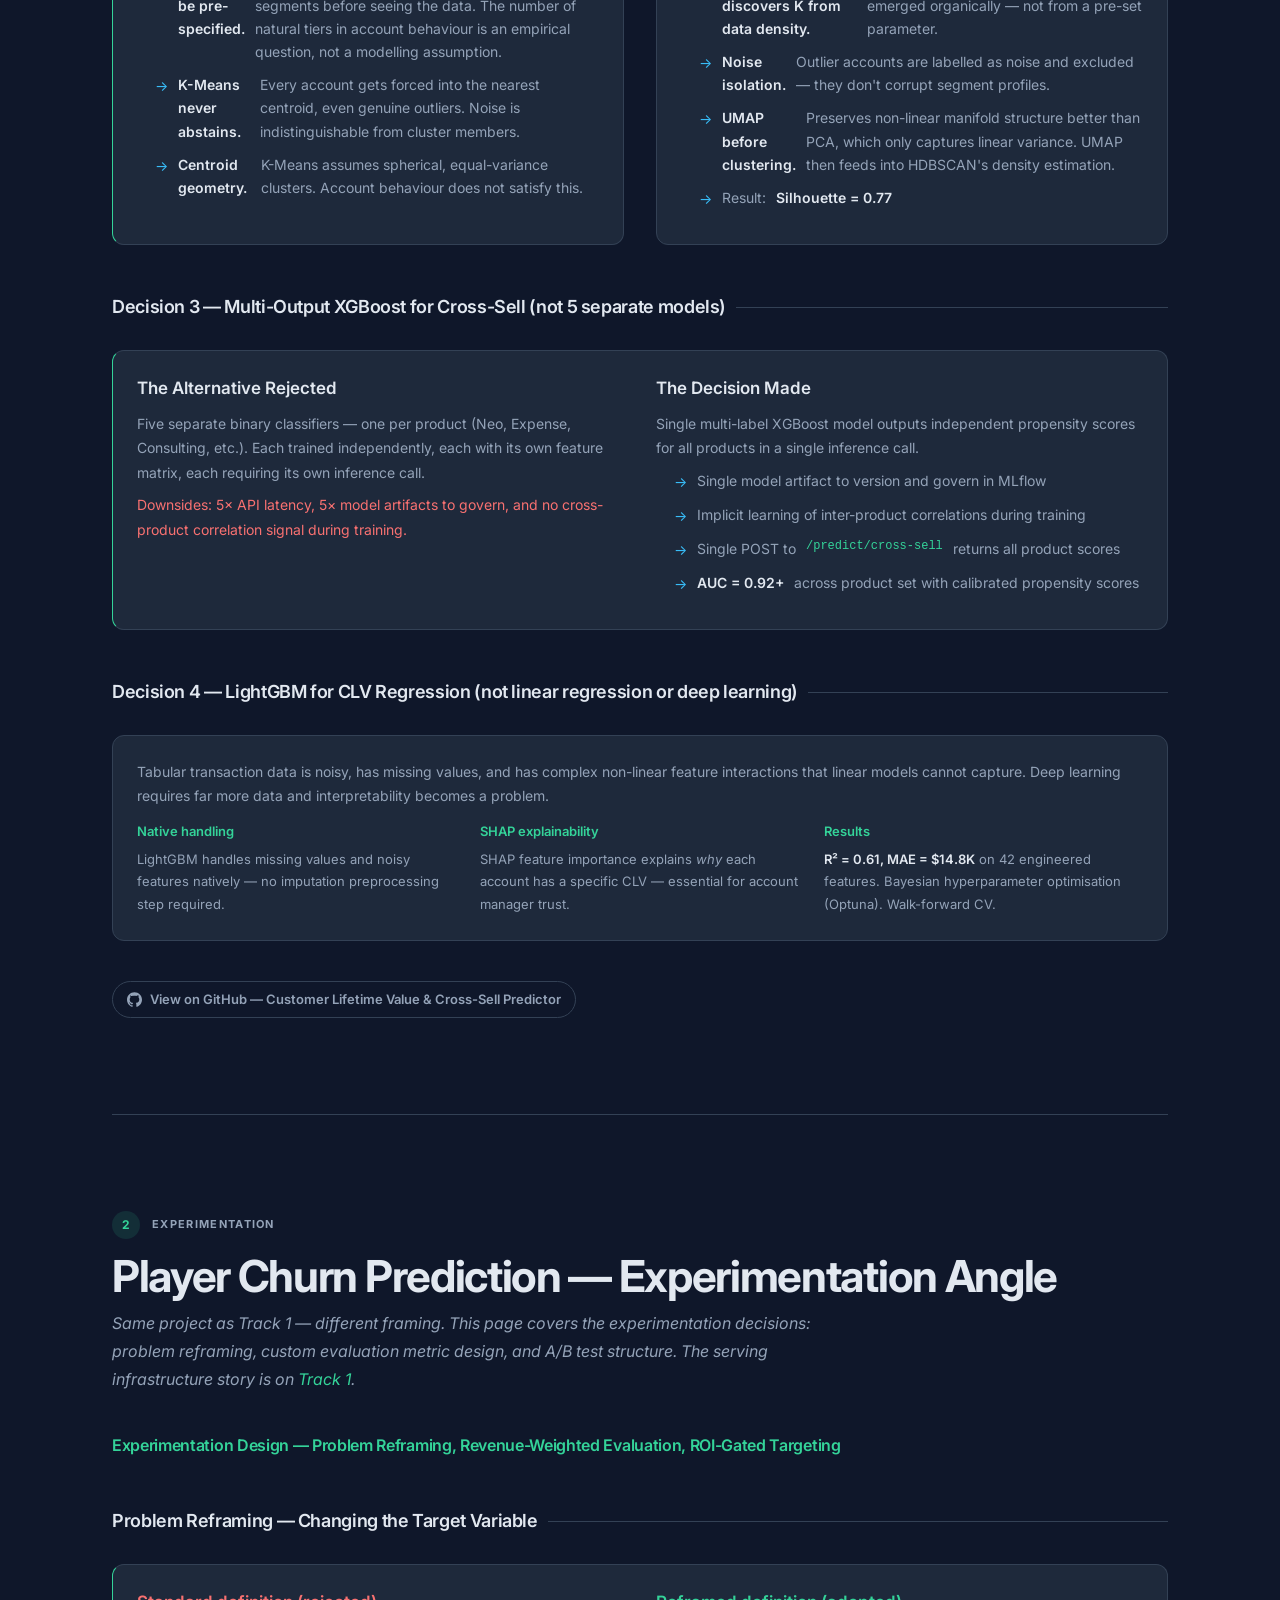
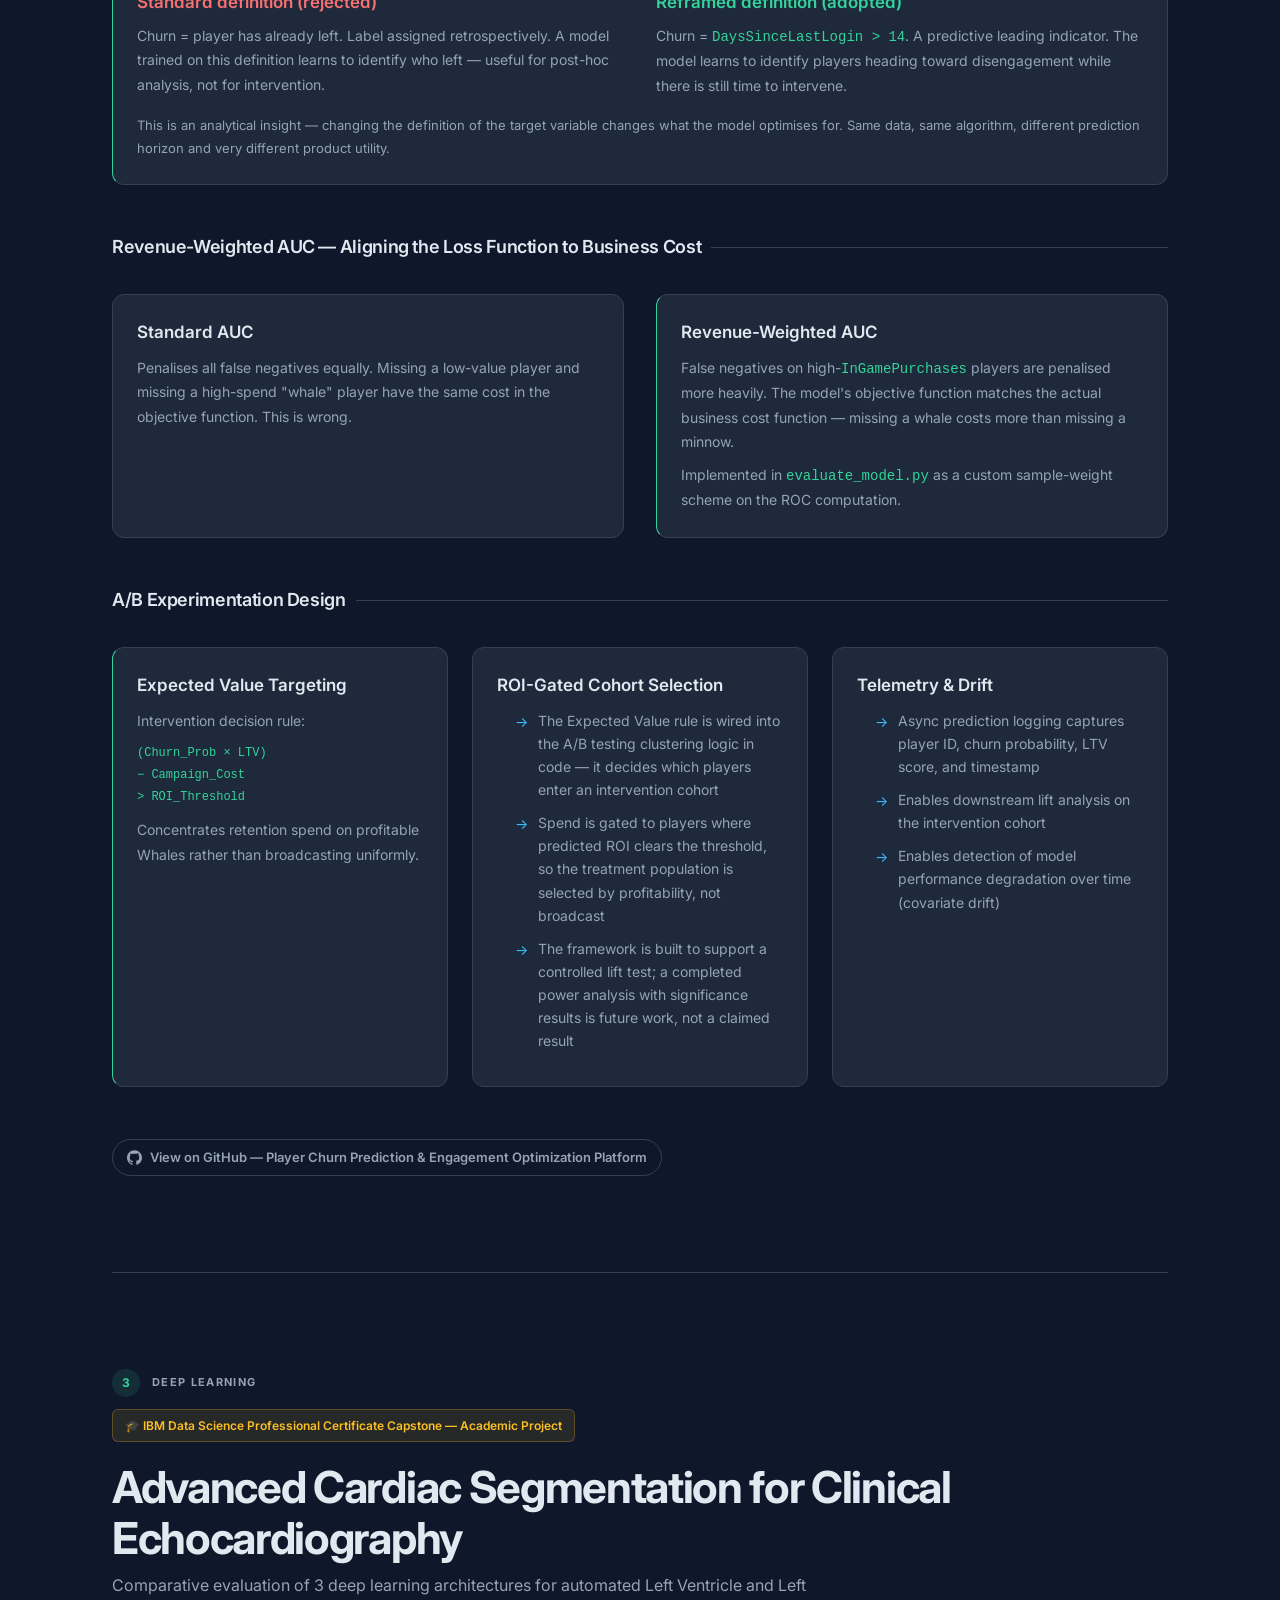
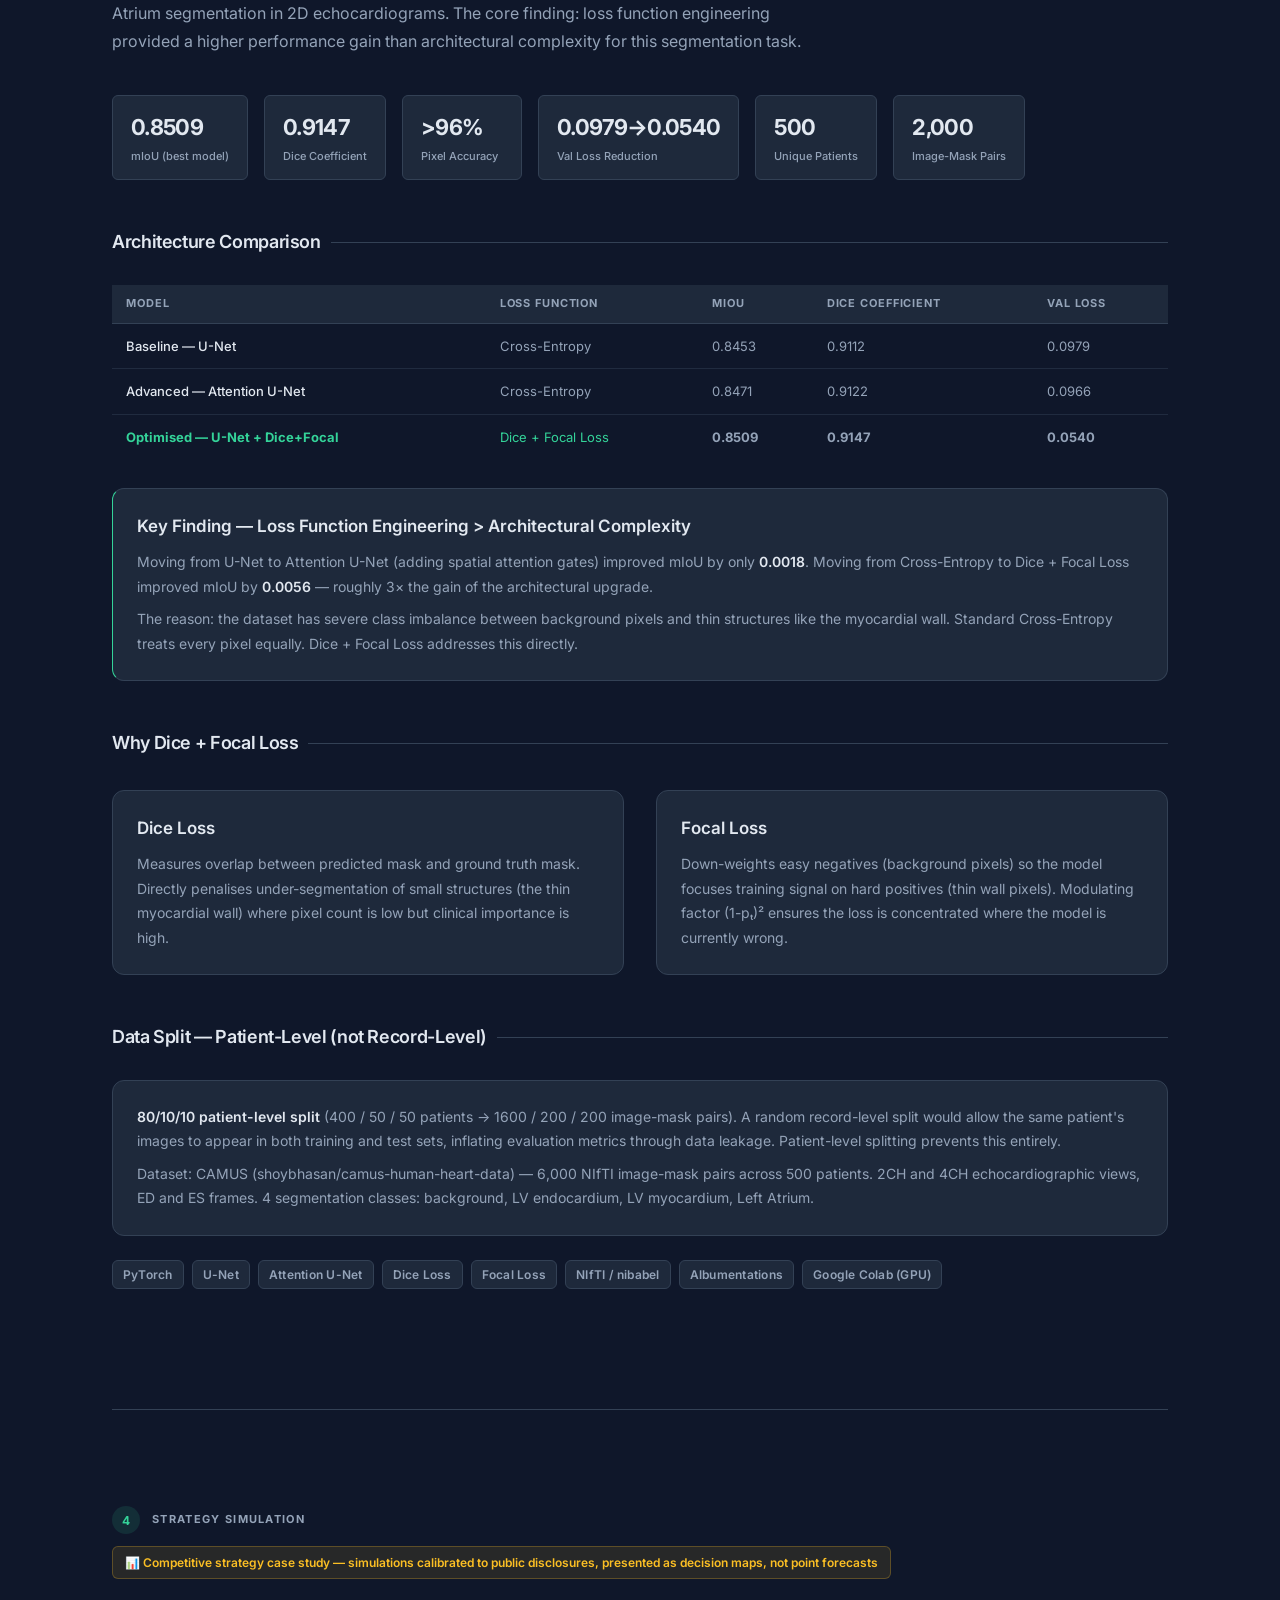
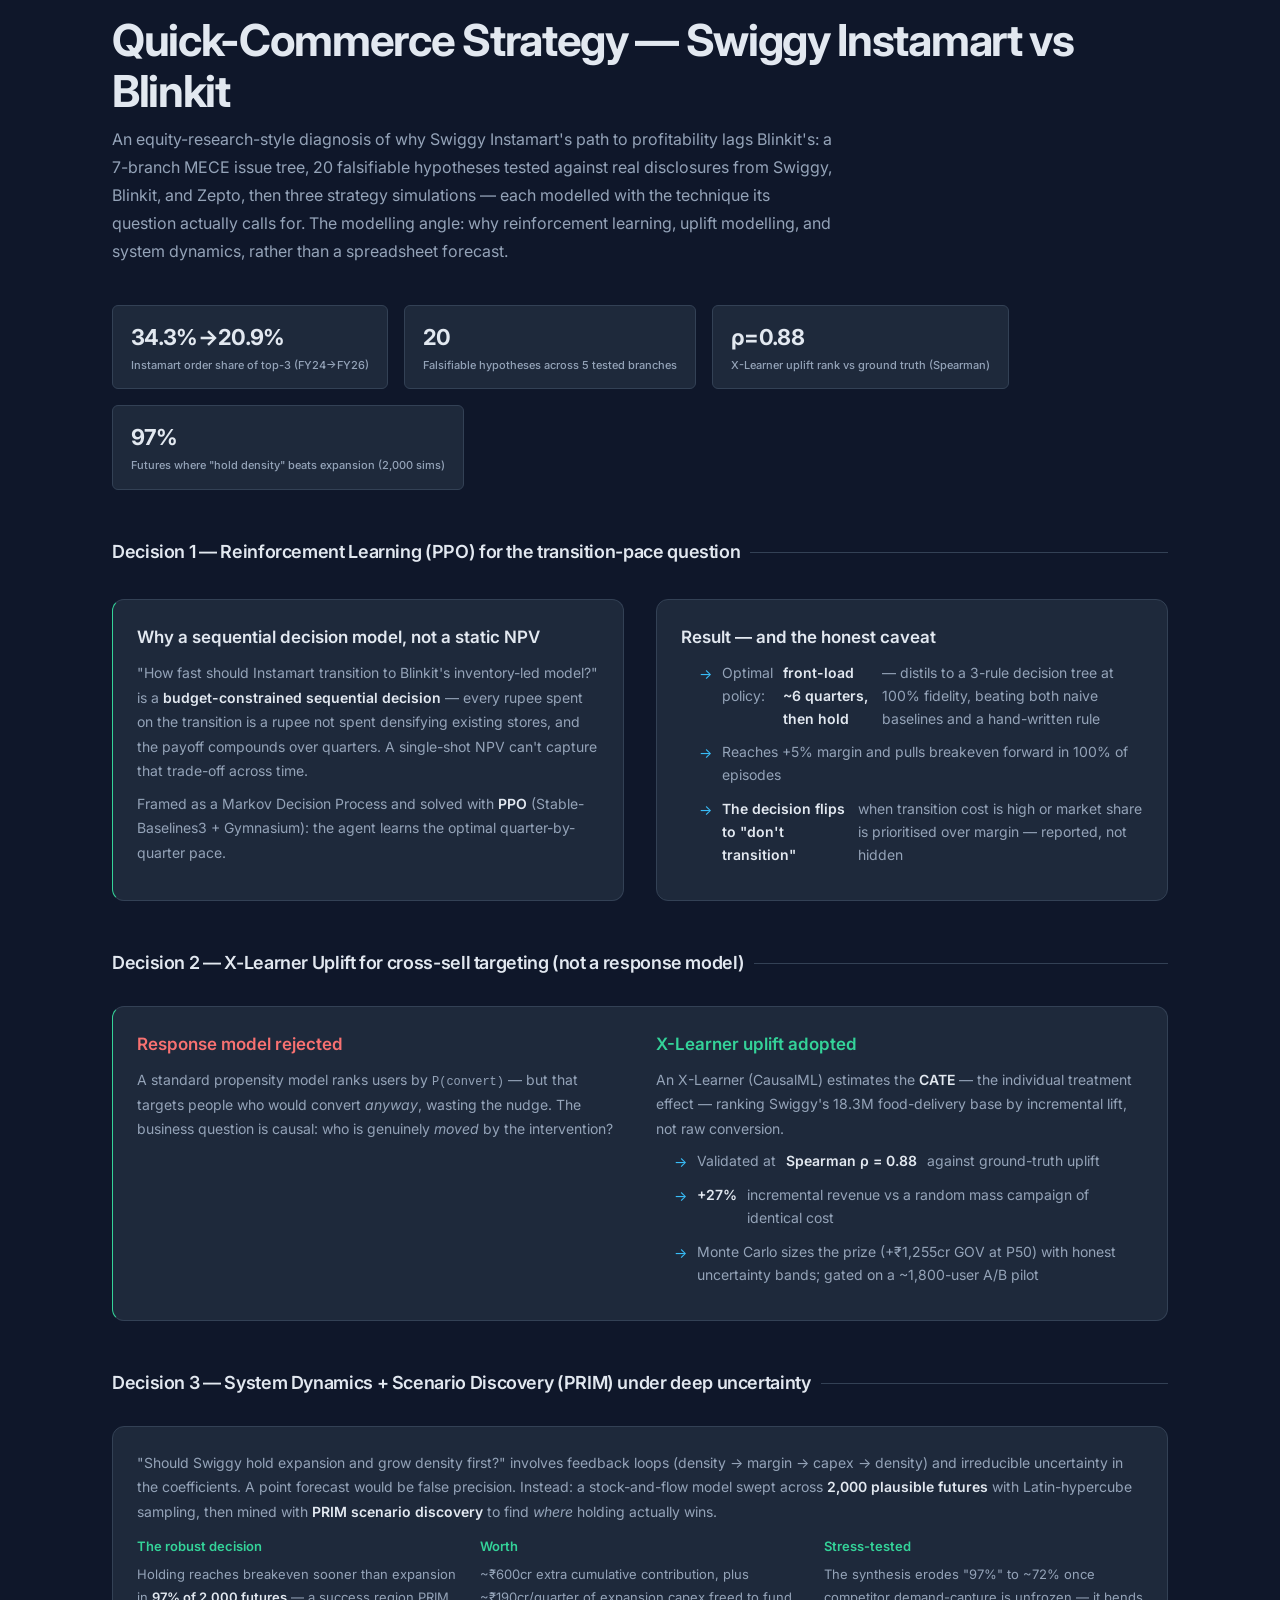
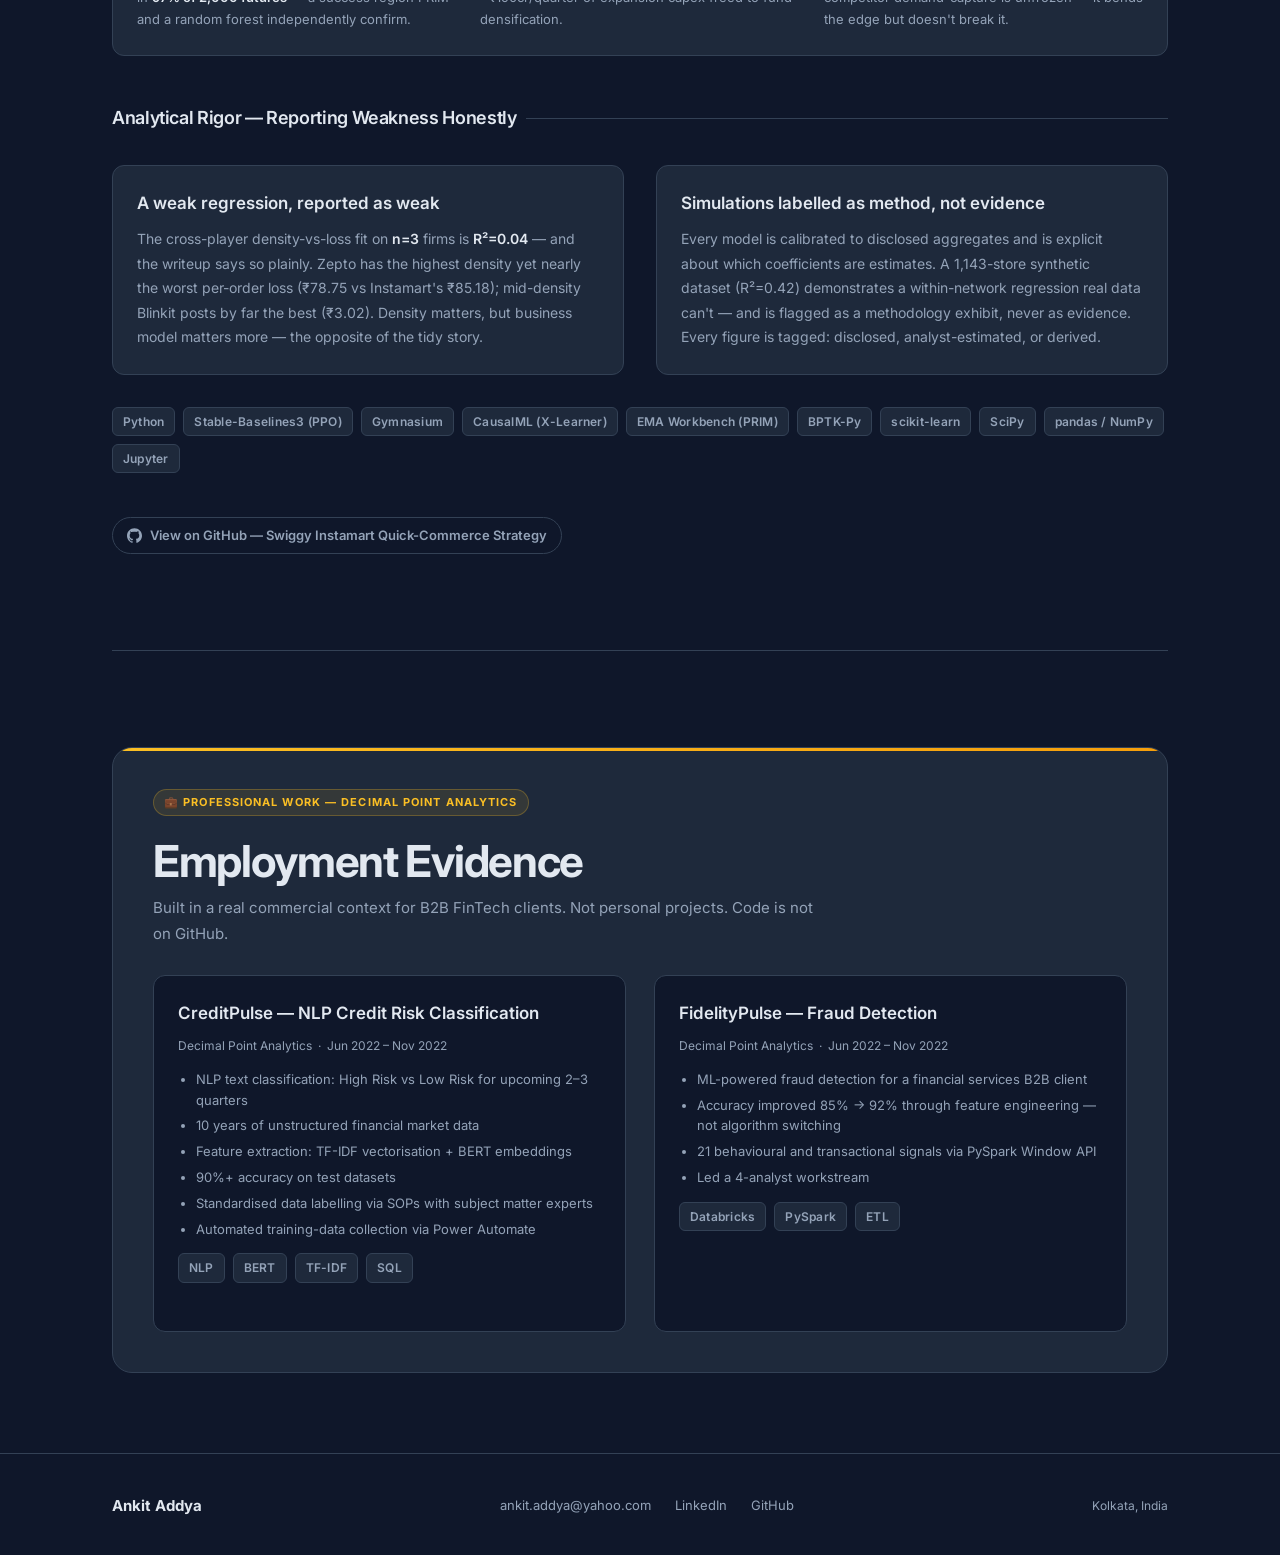
<file: data-science.html>
<!DOCTYPE html>
<html lang="en">
<head>
  <meta charset="UTF-8">
  <meta name="viewport" content="width=device-width, initial-scale=1.0">
  <title>Data Science — Ankit Addya</title>
  <link rel="preconnect" href="https://fonts.googleapis.com">
  <link rel="preconnect" href="https://fonts.gstatic.com" crossorigin>
  <link href="https://fonts.googleapis.com/css2?family=Inter:wght@400;500;600;700;800&family=JetBrains+Mono:wght@400;600&display=swap" rel="stylesheet">
  <link rel="stylesheet" href="css/style.css">
</head>
<body>

<nav class="navbar">
  <div class="nav-inner">
    <a href="index.html"         class="nav-link nav-home">Ankit Addya</a>
    <a href="about.html"         class="nav-link">About</a>
    <a href="production-ml.html" class="nav-link" data-track="1"><span class="nav-dot"></span>Production ML</a>
    <a href="data-science.html"  class="nav-link" data-track="2"><span class="nav-dot"></span>Data Science</a>
    <a href="ai-engineering.html"class="nav-link" data-track="3"><span class="nav-dot"></span>AI Engineering</a>
    <a href="experience.html"    class="nav-link">Experience</a>
    <a href="contact.html"       class="nav-link">Contact</a>
    <button class="hamburger" id="hamburger"><span></span><span></span><span></span></button>
  </div>
</nav>
<div class="mobile-menu" id="mobile-menu">
  <button class="mobile-menu-close" id="mobile-close">✕</button>
  <a href="about.html">About</a>
  <a href="production-ml.html">Production ML Engineering</a>
  <a href="data-science.html">Data Science</a>
  <a href="ai-engineering.html">AI Engineering</a>
  <a href="experience.html">Experience</a>
  <a href="contact.html">Contact</a>
</div>

<main>
  <div class="page-header">
    <div class="container">
      <span class="track-badge" data-track="2">📊 &nbsp;Track 2</span>
      <h1>Data Science &amp; Experimentation</h1>
      <blockquote class="page-tagline">
        "Rigorous modelling decisions. The right algorithm for the right problem,
        with documented reasoning and statistically sound evaluation."
      </blockquote>
      <p>Modelling decisions and rationale are the hero content on this track. For each project: why the algorithm was chosen, what its assumptions are, and why the chosen evaluation metric is the right one.</p>
      <div class="header-count" data-track="2">
        <span class="count-num" data-count-selector=".project-section">0</span>
        <span class="count-word">Projects</span>
      </div>
    </div>
  </div>

  <div class="container">

    <!-- ═══ PROJECT 1: CLV — MODELLING ANGLE ═════════════════ -->
    <div class="project-section t2 reveal">
      <div class="project-label">
        <span class="project-num">1</span>
        <span class="label">Lead Project</span>
      </div>
      <h2>Customer Lifetime Value &amp; Cross-Sell Predictor</h2>
      <p class="lead" style="font-style: italic; color: var(--text-muted);">
        Same project as Track 1 — entirely different framing. This page covers the modelling decisions:
        why each algorithm was chosen, what it assumes, and how evaluation was done honestly.
        The pipeline story is on <a href="production-ml.html" style="color: var(--t2-color);">Track 1</a>.
      </p>
      <h3 style="font-size: 16px; color: var(--t2-color); margin-bottom: 32px;">
        Multi-Model ML Platform — Survival Analysis, Density Clustering, and Multi-Label Propensity
      </h3>

      <!-- Decision 1: Cox PH -->
      <div class="sub-section"><h3>Decision 1 — Cox PH for Churn (not binary classification)</h3></div>
      <div class="two-col">
        <div class="card t2">
          <h4>The Modelling Decision</h4>
          <p style="font-size:14px; margin-top:8px;">
            Corporate travel churn is <strong class="text-strong">right-censored data</strong>. Some accounts are still active
            at observation time — they haven't churned yet, but we don't know if or when they will.
          </p>
          <p style="font-size:14px; margin-top:8px;">
            A binary classifier answers: <em style="color:var(--text);">did this account churn?</em><br>
            Cox Proportional Hazards answers: <em style="color:var(--t2-color);">when will this account churn, and what is their hazard trajectory over the next N months?</em>
          </p>
          <p style="font-size:14px; margin-top:8px;">
            That difference enables proactive intervention months before the churn event — not a post-hoc label.
          </p>
        </div>
        <div class="card">
          <h4>Evaluation — C-Index = 0.89</h4>
          <p style="font-size:14px; margin-top:8px;">
            Standard AUC does not apply to survival models. C-Index (Concordance Index) is the correct metric:
            it measures what percentage of account pairs the model correctly ranks by relative churn hazard.
          </p>
          <p style="font-size:14px; margin-top:8px;">
            <strong class="text-strong">C-Index = 0.89</strong> means the model correctly ranks 89% of account pairs by
            relative churn risk. Random chance is 0.50. Perfect ranking is 1.00.
          </p>
          <p style="font-size:14px; margin-top:8px;">
            Walk-forward cross-validation enforced — no temporal leakage between training and validation windows.
          </p>
        </div>
      </div>

      <!-- Decision 2: HDBSCAN -->
      <div class="sub-section"><h3>Decision 2 — HDBSCAN + UMAP for Segmentation (not K-Means)</h3></div>
      <div class="two-col">
        <div class="card t2">
          <h4>Why Not K-Means</h4>
          <ul class="key-points" style="margin-top: 8px;">
            <li><strong class="text-strong">K must be pre-specified.</strong> K-Means forces you to decide the number of segments before seeing the data. The number of natural tiers in account behaviour is an empirical question, not a modelling assumption.</li>
            <li><strong class="text-strong">K-Means never abstains.</strong> Every account gets forced into the nearest centroid, even genuine outliers. Noise is indistinguishable from cluster members.</li>
            <li><strong class="text-strong">Centroid geometry.</strong> K-Means assumes spherical, equal-variance clusters. Account behaviour does not satisfy this.</li>
          </ul>
        </div>
        <div class="card">
          <h4>Why HDBSCAN + UMAP</h4>
          <ul class="key-points" style="margin-top: 8px;">
            <li><strong class="text-strong">HDBSCAN discovers K from data density.</strong> Three tiers (At-Risk, Core, Growth) emerged organically — not from a pre-set parameter.</li>
            <li><strong class="text-strong">Noise isolation.</strong> Outlier accounts are labelled as noise and excluded — they don't corrupt segment profiles.</li>
            <li><strong class="text-strong">UMAP before clustering.</strong> Preserves non-linear manifold structure better than PCA, which only captures linear variance. UMAP then feeds into HDBSCAN's density estimation.</li>
            <li>Result: <strong class="text-strong">Silhouette = 0.77</strong></li>
          </ul>
        </div>
      </div>

      <!-- Decision 3: Multi-Output XGBoost -->
      <div class="sub-section"><h3>Decision 3 — Multi-Output XGBoost for Cross-Sell (not 5 separate models)</h3></div>
      <div class="card t2" style="margin-bottom: 24px;">
        <div class="two-col" style="margin: 0;">
          <div>
            <h4 style="margin-bottom: 10px;">The Alternative Rejected</h4>
            <p style="font-size:14px;">
              Five separate binary classifiers — one per product (Neo, Expense, Consulting, etc.). Each trained
              independently, each with its own feature matrix, each requiring its own inference call.
            </p>
            <p style="font-size:14px; margin-top: 8px; color: #f87171;">
              Downsides: 5× API latency, 5× model artifacts to govern, and no cross-product correlation
              signal during training.
            </p>
          </div>
          <div>
            <h4 style="margin-bottom: 10px;">The Decision Made</h4>
            <p style="font-size:14px;">
              Single multi-label XGBoost model outputs independent propensity scores for all products
              in a single inference call.
            </p>
            <ul class="key-points" style="margin-top: 8px;">
              <li>Single model artifact to version and govern in MLflow</li>
              <li>Implicit learning of inter-product correlations during training</li>
              <li>Single POST to <code style="font-size:12px; color:var(--t2-color);">/predict/cross-sell</code> returns all product scores</li>
              <li><strong class="text-strong">AUC = 0.92+</strong> across product set with calibrated propensity scores</li>
            </ul>
          </div>
        </div>
      </div>

      <!-- Decision 4: LightGBM -->
      <div class="sub-section"><h3>Decision 4 — LightGBM for CLV Regression (not linear regression or deep learning)</h3></div>
      <div class="card" style="margin-bottom: 24px;">
        <p style="font-size:14px; margin-bottom: 12px;">
          Tabular transaction data is noisy, has missing values, and has complex non-linear feature interactions
          that linear models cannot capture. Deep learning requires far more data and interpretability becomes a problem.
        </p>
        <div class="three-col" style="margin: 0;">
          <div>
            <h4 style="font-size:13px; color:var(--t2-color); margin-bottom:6px;">Native handling</h4>
            <p style="font-size:13px;">LightGBM handles missing values and noisy features natively — no imputation preprocessing step required.</p>
          </div>
          <div>
            <h4 style="font-size:13px; color:var(--t2-color); margin-bottom:6px;">SHAP explainability</h4>
            <p style="font-size:13px;">SHAP feature importance explains <em>why</em> each account has a specific CLV — essential for account manager trust.</p>
          </div>
          <div>
            <h4 style="font-size:13px; color:var(--t2-color); margin-bottom:6px;">Results</h4>
            <p style="font-size:13px;"><strong class="text-strong">R² = 0.61, MAE = $14.8K</strong> on 42 engineered features. Bayesian hyperparameter optimisation (Optuna). Walk-forward CV.</p>
          </div>
        </div>
      </div>

      <a href="https://github.com/addy9051" target="_blank" rel="noopener" class="github-link">
        <svg viewBox="0 0 24 24" fill="currentColor"><path d="M12 .297c-6.63 0-12 5.373-12 12 0 5.303 3.438 9.8 8.205 11.385.6.113.82-.258.82-.577 0-.285-.01-1.04-.015-2.04-3.338.724-4.042-1.61-4.042-1.61C4.422 18.07 3.633 17.7 3.633 17.7c-1.087-.744.084-.729.084-.729 1.205.084 1.838 1.236 1.838 1.236 1.07 1.835 2.809 1.305 3.495.998.108-.776.417-1.305.76-1.605-2.665-.3-5.466-1.332-5.466-5.93 0-1.31.465-2.38 1.235-3.22-.135-.303-.54-1.523.105-3.176 0 0 1.005-.322 3.3 1.23.96-.267 1.98-.399 3-.405 1.02.006 2.04.138 3 .405 2.28-1.552 3.285-1.23 3.285-1.23.645 1.653.24 2.873.12 3.176.765.84 1.23 1.91 1.23 3.22 0 4.61-2.805 5.625-5.475 5.92.42.36.81 1.096.81 2.22 0 1.606-.015 2.896-.015 3.286 0 .315.21.69.825.57C20.565 22.092 24 17.592 24 12.297c0-6.627-5.373-12-12-12"/></svg>
        View on GitHub — Customer Lifetime Value &amp; Cross-Sell Predictor
      </a>
    </div>

    <!-- ═══ PROJECT 2: PLAYER CHURN — EXPERIMENTATION ANGLE ══ -->
    <div class="project-section t2 reveal">
      <div class="project-label">
        <span class="project-num">2</span>
        <span class="label">Experimentation</span>
      </div>
      <h2>Player Churn Prediction — Experimentation Angle</h2>
      <p class="lead" style="font-style: italic; color: var(--text-muted);">
        Same project as Track 1 — different framing. This page covers the experimentation decisions:
        problem reframing, custom evaluation metric design, and A/B test structure.
        The serving infrastructure story is on <a href="production-ml.html" style="color:var(--t2-color);">Track 1</a>.
      </p>
      <h3 style="font-size: 16px; color: var(--t2-color); margin-bottom: 32px;">
        Experimentation Design — Problem Reframing, Revenue-Weighted Evaluation, ROI-Gated Targeting
      </h3>

      <div class="sub-section"><h3>Problem Reframing — Changing the Target Variable</h3></div>
      <div class="card t2" style="margin-bottom: 24px;">
        <div class="two-col" style="margin: 0;">
          <div>
            <h4 style="margin-bottom: 8px; color: #f87171;">Standard definition (rejected)</h4>
            <p style="font-size:14px;">
              Churn = player has already left. Label assigned retrospectively. A model trained on this
              definition learns to identify who left — useful for post-hoc analysis, not for intervention.
            </p>
          </div>
          <div>
            <h4 style="margin-bottom: 8px; color: var(--t2-color);">Reframed definition (adopted)</h4>
            <p style="font-size:14px;">
              Churn = <code style="color:var(--t2-color);">DaysSinceLastLogin &gt; 14</code>. A predictive
              leading indicator. The model learns to identify players heading toward disengagement
              while there is still time to intervene.
            </p>
          </div>
        </div>
        <p style="font-size:13px; margin-top:16px; color:var(--text-muted);">
          This is an analytical insight — changing the definition of the target variable changes what the model
          optimises for. Same data, same algorithm, different prediction horizon and very different product utility.
        </p>
      </div>

      <div class="sub-section"><h3>Revenue-Weighted AUC — Aligning the Loss Function to Business Cost</h3></div>
      <div class="two-col">
        <div class="card">
          <h4>Standard AUC</h4>
          <p style="font-size:14px; margin-top:8px;">
            Penalises all false negatives equally. Missing a low-value player and missing a high-spend
            "whale" player have the same cost in the objective function. This is wrong.
          </p>
        </div>
        <div class="card t2">
          <h4>Revenue-Weighted AUC</h4>
          <p style="font-size:14px; margin-top:8px;">
            False negatives on high-<code style="color:var(--t2-color);">InGamePurchases</code> players
            are penalised more heavily. The model's objective function matches the actual business
            cost function — missing a whale costs more than missing a minnow.
          </p>
          <p style="font-size:14px; margin-top:8px;">
            Implemented in <code style="color:var(--t2-color);">evaluate_model.py</code> as a custom
            sample-weight scheme on the ROC computation.
          </p>
        </div>
      </div>

      <div class="sub-section"><h3>A/B Experimentation Design</h3></div>
      <div class="three-col">
        <div class="card t2">
          <h4>Expected Value Targeting</h4>
          <p style="font-size:14px; margin-top:8px;">
            Intervention decision rule:<br>
            <code style="font-size:12px; color:var(--t2-color); display:block; margin: 10px 0; line-height:1.8;">
              (Churn_Prob × LTV)<br>− Campaign_Cost<br>&gt; ROI_Threshold
            </code>
            Concentrates retention spend on profitable Whales rather than broadcasting uniformly.
          </p>
        </div>
        <div class="card">
          <h4>ROI-Gated Cohort Selection</h4>
          <ul class="key-points" style="margin-top:8px;">
            <li>The Expected Value rule is wired into the A/B testing clustering logic in code — it decides which players enter an intervention cohort</li>
            <li>Spend is gated to players where predicted ROI clears the threshold, so the treatment population is selected by profitability, not broadcast</li>
            <li>The framework is built to support a controlled lift test; a completed power analysis with significance results is future work, not a claimed result</li>
          </ul>
        </div>
        <div class="card">
          <h4>Telemetry &amp; Drift</h4>
          <ul class="key-points" style="margin-top:8px;">
            <li>Async prediction logging captures player ID, churn probability, LTV score, and timestamp</li>
            <li>Enables downstream lift analysis on the intervention cohort</li>
            <li>Enables detection of model performance degradation over time (covariate drift)</li>
          </ul>
        </div>
      </div>

      <a href="https://github.com/addy9051" target="_blank" rel="noopener" class="github-link" style="margin-top: 20px; display: inline-flex;">
        <svg viewBox="0 0 24 24" fill="currentColor"><path d="M12 .297c-6.63 0-12 5.373-12 12 0 5.303 3.438 9.8 8.205 11.385.6.113.82-.258.82-.577 0-.285-.01-1.04-.015-2.04-3.338.724-4.042-1.61-4.042-1.61C4.422 18.07 3.633 17.7 3.633 17.7c-1.087-.744.084-.729.084-.729 1.205.084 1.838 1.236 1.838 1.236 1.07 1.835 2.809 1.305 3.495.998.108-.776.417-1.305.76-1.605-2.665-.3-5.466-1.332-5.466-5.93 0-1.31.465-2.38 1.235-3.22-.135-.303-.54-1.523.105-3.176 0 0 1.005-.322 3.3 1.23.96-.267 1.98-.399 3-.405 1.02.006 2.04.138 3 .405 2.28-1.552 3.285-1.23 3.285-1.23.645 1.653.24 2.873.12 3.176.765.84 1.23 1.91 1.23 3.22 0 4.61-2.805 5.625-5.475 5.92.42.36.81 1.096.81 2.22 0 1.606-.015 2.896-.015 3.286 0 .315.21.69.825.57C20.565 22.092 24 17.592 24 12.297c0-6.627-5.373-12-12-12"/></svg>
        View on GitHub — Player Churn Prediction &amp; Engagement Optimization Platform
      </a>
    </div>

    <!-- ═══ PROJECT 3: CARDIAC SEGMENTATION ══════════════════ -->
    <div class="project-section t2 reveal">
      <div class="project-label">
        <span class="project-num">3</span>
        <span class="label">Deep Learning</span>
      </div>
      <span class="honest-label">🎓 IBM Data Science Professional Certificate Capstone — Academic Project</span>
      <h2>Advanced Cardiac Segmentation for Clinical Echocardiography</h2>
      <p class="lead">
        Comparative evaluation of 3 deep learning architectures for automated Left Ventricle and Left Atrium
        segmentation in 2D echocardiograms. The core finding: loss function engineering provided a higher
        performance gain than architectural complexity for this segmentation task.
      </p>

      <div class="metrics-row">
        <div class="metric-chip">
          <span class="metric-val hl-t2">0.8509</span>
          <span class="metric-label">mIoU (best model)</span>
        </div>
        <div class="metric-chip">
          <span class="metric-val hl-t2">0.9147</span>
          <span class="metric-label">Dice Coefficient</span>
        </div>
        <div class="metric-chip">
          <span class="metric-val hl-t2">&gt;96%</span>
          <span class="metric-label">Pixel Accuracy</span>
        </div>
        <div class="metric-chip">
          <span class="metric-val hl-t2">0.0979→0.0540</span>
          <span class="metric-label">Val Loss Reduction</span>
        </div>
        <div class="metric-chip">
          <span class="metric-val hl-t2">500</span>
          <span class="metric-label">Unique Patients</span>
        </div>
        <div class="metric-chip">
          <span class="metric-val hl-t2">2,000</span>
          <span class="metric-label">Image-Mask Pairs</span>
        </div>
      </div>

      <div class="sub-section"><h3>Architecture Comparison</h3></div>
      <table class="data-table">
        <thead>
          <tr><th>Model</th><th>Loss Function</th><th>mIoU</th><th>Dice Coefficient</th><th>Val Loss</th></tr>
        </thead>
        <tbody>
          <tr>
            <td>Baseline — U-Net</td>
            <td>Cross-Entropy</td>
            <td>0.8453</td>
            <td>0.9112</td>
            <td>0.0979</td>
          </tr>
          <tr>
            <td>Advanced — Attention U-Net</td>
            <td>Cross-Entropy</td>
            <td>0.8471</td>
            <td>0.9122</td>
            <td>0.0966</td>
          </tr>
          <tr>
            <td style="color:var(--t2-color); font-weight:700;">Optimised — U-Net + Dice+Focal</td>
            <td style="color:var(--t2-color);">Dice + Focal Loss</td>
            <td class="score-improved">0.8509</td>
            <td class="score-improved">0.9147</td>
            <td class="score-improved">0.0540</td>
          </tr>
        </tbody>
      </table>

      <div class="card t2" style="margin: 28px 0;">
        <h4>Key Finding — Loss Function Engineering &gt; Architectural Complexity</h4>
        <p style="font-size:14px; margin-top:10px;">
          Moving from U-Net to Attention U-Net (adding spatial attention gates) improved mIoU by only
          <strong class="text-strong">0.0018</strong>. Moving from Cross-Entropy to Dice + Focal Loss
          improved mIoU by <strong class="text-strong">0.0056</strong> — roughly 3× the gain of the
          architectural upgrade.
        </p>
        <p style="font-size:14px; margin-top:8px;">
          The reason: the dataset has severe class imbalance between background pixels and thin structures
          like the myocardial wall. Standard Cross-Entropy treats every pixel equally. Dice + Focal Loss
          addresses this directly.
        </p>
      </div>

      <div class="sub-section"><h3>Why Dice + Focal Loss</h3></div>
      <div class="two-col">
        <div class="card">
          <h4>Dice Loss</h4>
          <p style="font-size:14px; margin-top:8px;">
            Measures overlap between predicted mask and ground truth mask. Directly penalises
            under-segmentation of small structures (the thin myocardial wall) where pixel count
            is low but clinical importance is high.
          </p>
        </div>
        <div class="card">
          <h4>Focal Loss</h4>
          <p style="font-size:14px; margin-top:8px;">
            Down-weights easy negatives (background pixels) so the model focuses training signal
            on hard positives (thin wall pixels). Modulating factor (1-pₜ)² ensures the loss
            is concentrated where the model is currently wrong.
          </p>
        </div>
      </div>

      <div class="sub-section"><h3>Data Split — Patient-Level (not Record-Level)</h3></div>
      <div class="card" style="margin-bottom: 20px;">
        <p style="font-size:14px;">
          <strong class="text-strong">80/10/10 patient-level split</strong> (400 / 50 / 50 patients → 1600 / 200 / 200 image-mask pairs).
          A random record-level split would allow the same patient's images to appear in both training and test sets,
          inflating evaluation metrics through data leakage. Patient-level splitting prevents this entirely.
        </p>
        <p style="font-size:14px; margin-top:8px;">
          Dataset: CAMUS (shoybhasan/camus-human-heart-data) — 6,000 NIfTI image-mask pairs across 500 patients.
          2CH and 4CH echocardiographic views, ED and ES frames. 4 segmentation classes: background, LV endocardium,
          LV myocardium, Left Atrium.
        </p>
      </div>

      <div class="tech-stack">
        <span class="badge">PyTorch</span>
        <span class="badge">U-Net</span>
        <span class="badge">Attention U-Net</span>
        <span class="badge">Dice Loss</span>
        <span class="badge">Focal Loss</span>
        <span class="badge">NIfTI / nibabel</span>
        <span class="badge">Albumentations</span>
        <span class="badge">Google Colab (GPU)</span>
      </div>
    </div>

    <!-- ═══ PROJECT 4: SWIGGY INSTAMART STRATEGY ═════════════ -->
    <div class="project-section t2 reveal">
      <div class="project-label">
        <span class="project-num">4</span>
        <span class="label">Strategy Simulation</span>
      </div>
      <span class="honest-label">📊 Competitive strategy case study — simulations calibrated to public disclosures, presented as decision maps, not point forecasts</span>
      <h2 style="margin-top: 16px;">Quick-Commerce Strategy — Swiggy Instamart vs Blinkit</h2>
      <p class="lead">
        An equity-research-style diagnosis of why Swiggy Instamart's path to profitability lags Blinkit's:
        a 7-branch MECE issue tree, 20 falsifiable hypotheses tested against real disclosures from Swiggy,
        Blinkit, and Zepto, then three strategy simulations — each modelled with the technique its question
        actually calls for. The modelling angle: why reinforcement learning, uplift modelling, and system
        dynamics, rather than a spreadsheet forecast.
      </p>

      <div class="metrics-row">
        <div class="metric-chip">
          <span class="metric-val hl-t2">34.3%→20.9%</span>
          <span class="metric-label">Instamart order share of top-3 (FY24→FY26)</span>
        </div>
        <div class="metric-chip">
          <span class="metric-val hl-t2">20</span>
          <span class="metric-label">Falsifiable hypotheses across 5 tested branches</span>
        </div>
        <div class="metric-chip">
          <span class="metric-val hl-t2">ρ=0.88</span>
          <span class="metric-label">X-Learner uplift rank vs ground truth (Spearman)</span>
        </div>
        <div class="metric-chip">
          <span class="metric-val hl-t2">97%</span>
          <span class="metric-label">Futures where "hold density" beats expansion (2,000 sims)</span>
        </div>
      </div>

      <!-- Decision 1: RL / PPO -->
      <div class="sub-section"><h3>Decision 1 — Reinforcement Learning (PPO) for the transition-pace question</h3></div>
      <div class="two-col">
        <div class="card t2">
          <h4>Why a sequential decision model, not a static NPV</h4>
          <p style="font-size:14px; margin-top:8px;">
            "How fast should Instamart transition to Blinkit's inventory-led model?" is a
            <strong class="text-strong">budget-constrained sequential decision</strong> — every rupee spent on the
            transition is a rupee not spent densifying existing stores, and the payoff compounds over quarters.
            A single-shot NPV can't capture that trade-off across time.
          </p>
          <p style="font-size:14px; margin-top:8px;">
            Framed as a Markov Decision Process and solved with <strong class="text-strong">PPO</strong>
            (Stable-Baselines3 + Gymnasium): the agent learns the optimal quarter-by-quarter pace.
          </p>
        </div>
        <div class="card">
          <h4>Result — and the honest caveat</h4>
          <ul class="key-points" style="margin-top: 8px;">
            <li>Optimal policy: <strong class="text-strong">front-load ~6 quarters, then hold</strong> — distils to a 3-rule decision tree at 100% fidelity, beating both naive baselines and a hand-written rule</li>
            <li>Reaches +5% margin and pulls breakeven forward in 100% of episodes</li>
            <li><strong class="text-strong">The decision flips to "don't transition"</strong> when transition cost is high or market share is prioritised over margin — reported, not hidden</li>
          </ul>
        </div>
      </div>

      <!-- Decision 2: Uplift / X-Learner -->
      <div class="sub-section"><h3>Decision 2 — X-Learner Uplift for cross-sell targeting (not a response model)</h3></div>
      <div class="card t2" style="margin-bottom: 24px;">
        <div class="two-col" style="margin: 0;">
          <div>
            <h4 style="margin-bottom: 10px; color: #f87171;">Response model rejected</h4>
            <p style="font-size:14px;">
              A standard propensity model ranks users by <code style="font-size:12px;">P(convert)</code> — but that
              targets people who would convert <em>anyway</em>, wasting the nudge. The business question is causal:
              who is genuinely <em>moved</em> by the intervention?
            </p>
          </div>
          <div>
            <h4 style="margin-bottom: 10px; color: var(--t2-color);">X-Learner uplift adopted</h4>
            <p style="font-size:14px;">
              An X-Learner (CausalML) estimates the <strong class="text-strong">CATE</strong> — the individual
              treatment effect — ranking Swiggy's 18.3M food-delivery base by incremental lift, not raw conversion.
            </p>
            <ul class="key-points" style="margin-top: 8px;">
              <li>Validated at <strong class="text-strong">Spearman ρ = 0.88</strong> against ground-truth uplift</li>
              <li><strong class="text-strong">+27%</strong> incremental revenue vs a random mass campaign of identical cost</li>
              <li>Monte Carlo sizes the prize (+₹1,255cr GOV at P50) with honest uncertainty bands; gated on a ~1,800-user A/B pilot</li>
            </ul>
          </div>
        </div>
      </div>

      <!-- Decision 3: System Dynamics + PRIM -->
      <div class="sub-section"><h3>Decision 3 — System Dynamics + Scenario Discovery (PRIM) under deep uncertainty</h3></div>
      <div class="card" style="margin-bottom: 24px;">
        <p style="font-size:14px; margin-bottom: 12px;">
          "Should Swiggy hold expansion and grow density first?" involves feedback loops (density → margin → capex → density)
          and irreducible uncertainty in the coefficients. A point forecast would be false precision. Instead: a stock-and-flow
          model swept across <strong class="text-strong">2,000 plausible futures</strong> with Latin-hypercube sampling, then mined
          with <strong class="text-strong">PRIM scenario discovery</strong> to find <em>where</em> holding actually wins.
        </p>
        <div class="three-col" style="margin: 0;">
          <div>
            <h4 style="font-size:13px; color:var(--t2-color); margin-bottom:6px;">The robust decision</h4>
            <p style="font-size:13px;">Holding reaches breakeven sooner than expansion in <strong class="text-strong">97% of 2,000 futures</strong> — a success region PRIM and a random forest independently confirm.</p>
          </div>
          <div>
            <h4 style="font-size:13px; color:var(--t2-color); margin-bottom:6px;">Worth</h4>
            <p style="font-size:13px;">~₹600cr extra cumulative contribution, plus ~₹190cr/quarter of expansion capex freed to fund densification.</p>
          </div>
          <div>
            <h4 style="font-size:13px; color:var(--t2-color); margin-bottom:6px;">Stress-tested</h4>
            <p style="font-size:13px;">The synthesis erodes "97%" to ~72% once competitor demand-capture is unfrozen — it bends the edge but doesn't break it.</p>
          </div>
        </div>
      </div>

      <!-- Analytical honesty -->
      <div class="sub-section"><h3>Analytical Rigor — Reporting Weakness Honestly</h3></div>
      <div class="two-col">
        <div class="card">
          <h4>A weak regression, reported as weak</h4>
          <p style="font-size:14px; margin-top:8px;">
            The cross-player density-vs-loss fit on <strong class="text-strong">n=3</strong> firms is
            <strong class="text-strong">R²=0.04</strong> — and the writeup says so plainly. Zepto has the highest
            density yet nearly the worst per-order loss (₹78.75 vs Instamart's ₹85.18); mid-density Blinkit posts
            by far the best (₹3.02). Density matters, but business model matters more — the opposite of the tidy story.
          </p>
        </div>
        <div class="card">
          <h4>Simulations labelled as method, not evidence</h4>
          <p style="font-size:14px; margin-top:8px;">
            Every model is calibrated to disclosed aggregates and is explicit about which coefficients are estimates.
            A 1,143-store synthetic dataset (R²=0.42) demonstrates a within-network regression real data can't — and is
            flagged as a methodology exhibit, never as evidence. Every figure is tagged: disclosed, analyst-estimated, or derived.
          </p>
        </div>
      </div>

      <div class="tech-stack" style="margin-top: 24px;">
        <span class="badge">Python</span>
        <span class="badge">Stable-Baselines3 (PPO)</span>
        <span class="badge">Gymnasium</span>
        <span class="badge">CausalML (X-Learner)</span>
        <span class="badge">EMA Workbench (PRIM)</span>
        <span class="badge">BPTK-Py</span>
        <span class="badge">scikit-learn</span>
        <span class="badge">SciPy</span>
        <span class="badge">pandas / NumPy</span>
        <span class="badge">Jupyter</span>
      </div>

      <a href="https://github.com/addy9051/swiggy_instamart_quick_commerce_strategy" target="_blank" rel="noopener" class="github-link" style="margin-top: 20px; display: inline-flex;">
        <svg viewBox="0 0 24 24" fill="currentColor"><path d="M12 .297c-6.63 0-12 5.373-12 12 0 5.303 3.438 9.8 8.205 11.385.6.113.82-.258.82-.577 0-.285-.01-1.04-.015-2.04-3.338.724-4.042-1.61-4.042-1.61C4.422 18.07 3.633 17.7 3.633 17.7c-1.087-.744.084-.729.084-.729 1.205.084 1.838 1.236 1.838 1.236 1.07 1.835 2.809 1.305 3.495.998.108-.776.417-1.305.76-1.605-2.665-.3-5.466-1.332-5.466-5.93 0-1.31.465-2.38 1.235-3.22-.135-.303-.54-1.523.105-3.176 0 0 1.005-.322 3.3 1.23.96-.267 1.98-.399 3-.405 1.02.006 2.04.138 3 .405 2.28-1.552 3.285-1.23 3.285-1.23.645 1.653.24 2.873.12 3.176.765.84 1.23 1.91 1.23 3.22 0 4.61-2.805 5.625-5.475 5.92.42.36.81 1.096.81 2.22 0 1.606-.015 2.896-.015 3.286 0 .315.21.69.825.57C20.565 22.092 24 17.592 24 12.297c0-6.627-5.373-12-12-12"/></svg>
        View on GitHub — Swiggy Instamart Quick-Commerce Strategy
      </a>
    </div>

    <!-- ═══ PROFESSIONAL WORK ══════════════════════════════════ -->
    <div class="pro-work-section reveal">
      <span class="pro-badge">💼 Professional Work — Decimal Point Analytics</span>
      <h2 style="margin-bottom: 8px;">Employment Evidence</h2>
      <p style="font-size: 15px; color: var(--text-muted); max-width: 680px;">
        Built in a real commercial context for B2B FinTech clients. Not personal projects. Code is not on GitHub.
      </p>

      <div class="pro-work-grid">
        <div class="pro-project">
          <h4>CreditPulse — NLP Credit Risk Classification</h4>
          <div class="employer">Decimal Point Analytics &nbsp;·&nbsp; Jun 2022 – Nov 2022</div>
          <ul>
            <li>NLP text classification: High Risk vs Low Risk for upcoming 2–3 quarters</li>
            <li>10 years of unstructured financial market data</li>
            <li>Feature extraction: TF-IDF vectorisation + BERT embeddings</li>
            <li>90%+ accuracy on test datasets</li>
            <li>Standardised data labelling via SOPs with subject matter experts</li>
            <li>Automated training-data collection via Power Automate</li>
          </ul>
          <div class="tech-stack" style="margin-top: 14px;">
            <span class="badge">NLP</span><span class="badge">BERT</span>
            <span class="badge">TF-IDF</span><span class="badge">SQL</span>
          </div>
        </div>
        <div class="pro-project">
          <h4>FidelityPulse — Fraud Detection</h4>
          <div class="employer">Decimal Point Analytics &nbsp;·&nbsp; Jun 2022 – Nov 2022</div>
          <ul>
            <li>ML-powered fraud detection for a financial services B2B client</li>
            <li>Accuracy improved 85% → 92% through feature engineering — not algorithm switching</li>
            <li>21 behavioural and transactional signals via PySpark Window API</li>
            <li>Led a 4-analyst workstream</li>
          </ul>
          <div class="tech-stack" style="margin-top: 14px;">
            <span class="badge">Databricks</span><span class="badge">PySpark</span>
            <span class="badge">ETL</span>
          </div>
        </div>
      </div>
    </div>

  </div>
</main>

<footer>
  <div class="container">
    <div class="footer-inner">
      <span class="footer-name">Ankit Addya</span>
      <div class="footer-links">
        <a href="mailto:ankit.addya@yahoo.com">ankit.addya@yahoo.com</a>
        <a href="https://linkedin.com/in/ankit-addya-6a6b14159" target="_blank" rel="noopener">LinkedIn</a>
        <a href="https://github.com/addy9051" target="_blank" rel="noopener">GitHub</a>
      </div>
      <span class="footer-copy">Kolkata, India</span>
    </div>
  </div>
</footer>

<script src="js/main.js"></script>
</body>
</html>
</file>
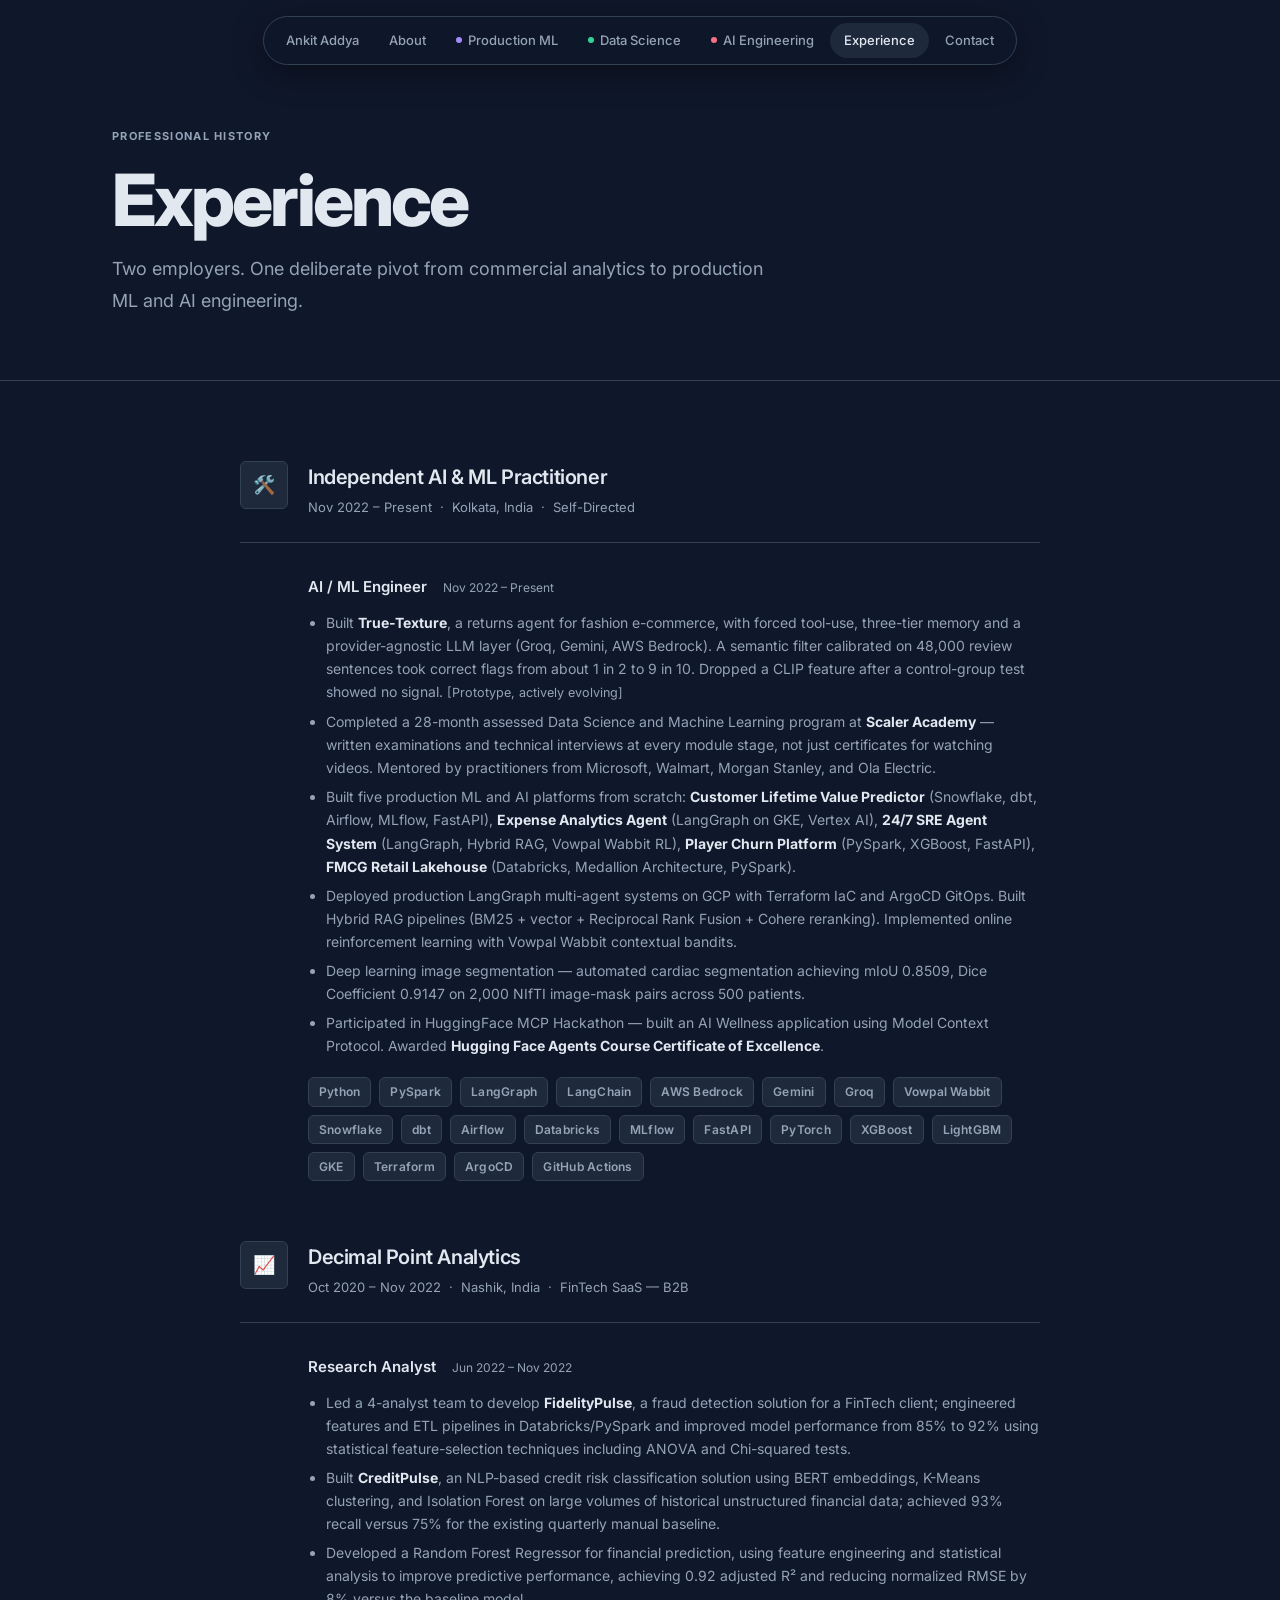
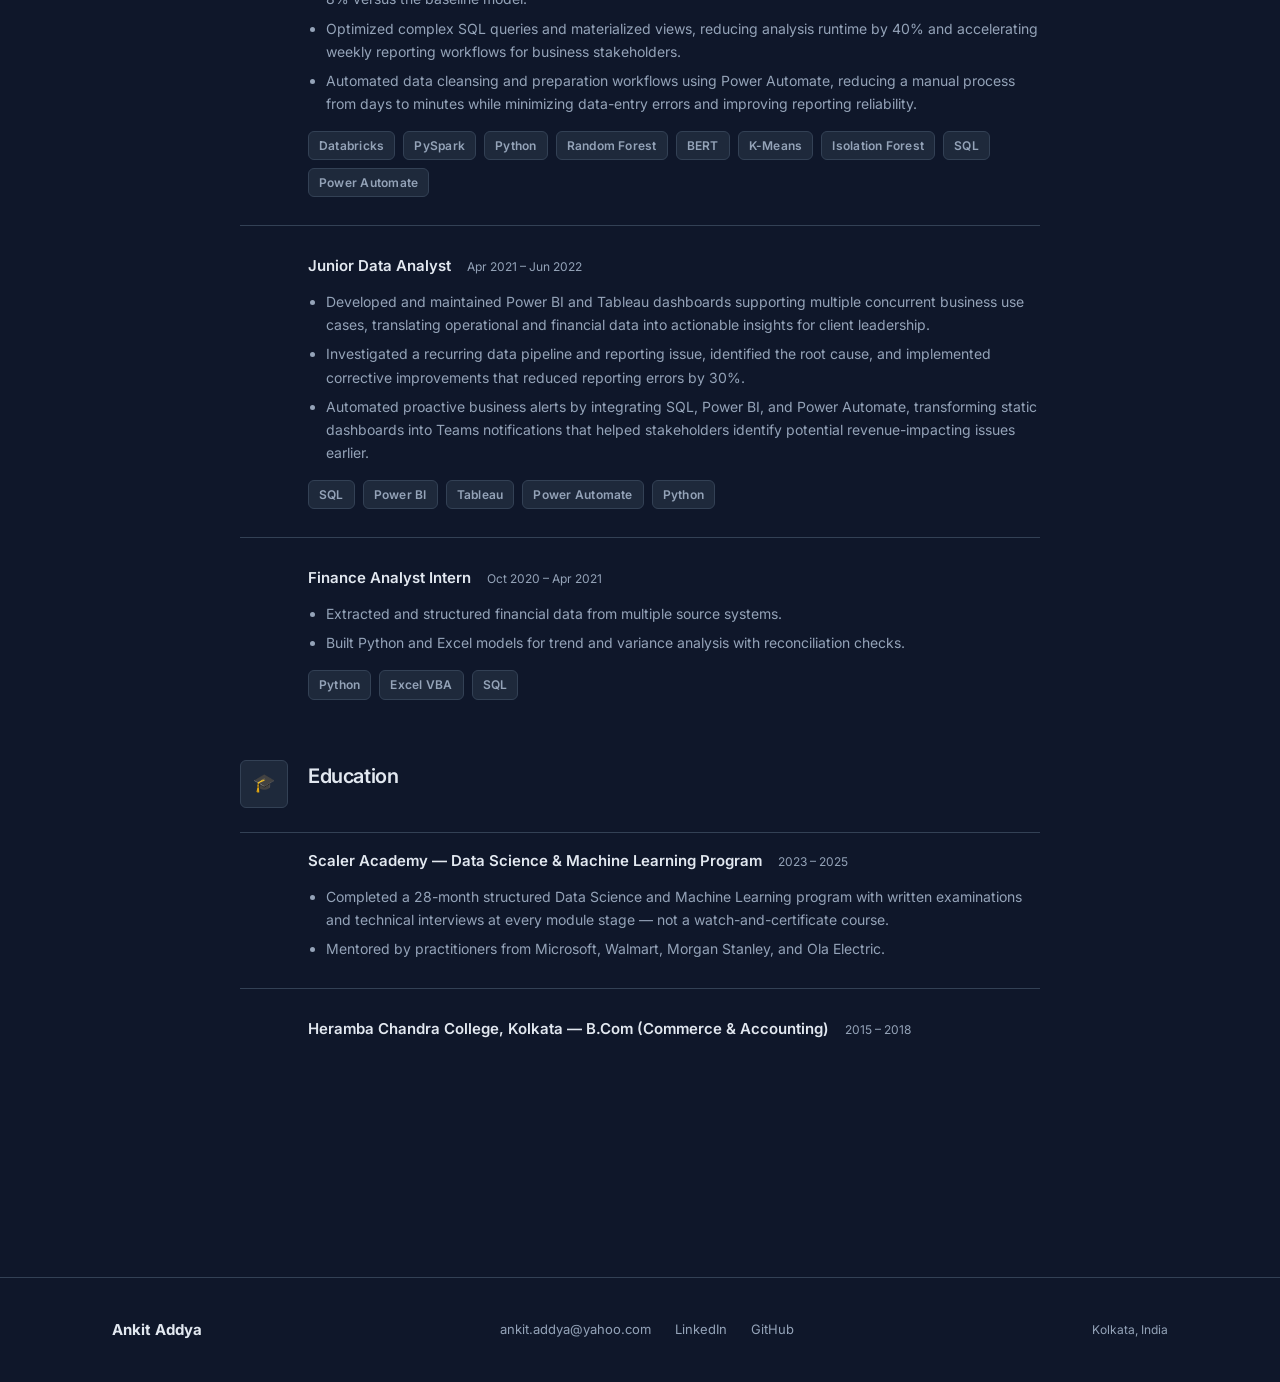
<file: experience.html>
<!DOCTYPE html>
<html lang="en">

<head>
  <meta charset="UTF-8">
  <meta name="viewport" content="width=device-width, initial-scale=1.0">
  <title>Experience — Ankit Addya</title>
  <link rel="preconnect" href="https://fonts.googleapis.com">
  <link rel="preconnect" href="https://fonts.gstatic.com" crossorigin>
  <link href="https://fonts.googleapis.com/css2?family=Inter:wght@400;500;600;700;800&display=swap" rel="stylesheet">
  <link rel="stylesheet" href="css/style.css">
</head>

<body>

  <nav class="navbar">
    <div class="nav-inner">
      <a href="index.html" class="nav-link nav-home">Ankit Addya</a>
      <a href="about.html" class="nav-link">About</a>
      <a href="production-ml.html" class="nav-link" data-track="1"><span class="nav-dot"></span>Production ML</a>
      <a href="data-science.html" class="nav-link" data-track="2"><span class="nav-dot"></span>Data Science</a>
      <a href="ai-engineering.html" class="nav-link" data-track="3"><span class="nav-dot"></span>AI Engineering</a>
      <a href="experience.html" class="nav-link">Experience</a>
      <a href="contact.html" class="nav-link">Contact</a>
      <button class="hamburger" id="hamburger"><span></span><span></span><span></span></button>
    </div>
  </nav>
  <div class="mobile-menu" id="mobile-menu">
    <button class="mobile-menu-close" id="mobile-close">✕</button>
    <a href="about.html">About</a>
    <a href="production-ml.html">Production ML Engineering</a>
    <a href="data-science.html">Data Science</a>
    <a href="ai-engineering.html">AI Engineering</a>
    <a href="experience.html">Experience</a>
    <a href="contact.html">Contact</a>
  </div>

  <main>
    <div class="page-header">
      <div class="container">
        <div class="label">Professional History</div>
        <h1>Experience</h1>
        <p>Two employers. One deliberate pivot from commercial analytics to production ML and AI engineering.</p>
      </div>
    </div>

    <section class="section" style="padding-top: 0;">
      <div class="container">
        <div class="exp-timeline">

          <!-- ═══ EMPLOYER 1: INDEPENDENT ══════════════════════ -->
          <div class="exp-employer reveal">
            <div class="exp-employer-header">
              <div class="exp-employer-logo">🛠️</div>
              <div>
                <h3>Independent AI &amp; ML Practitioner</h3>
                <div class="meta">Nov 2022 – Present &nbsp;·&nbsp; Kolkata, India &nbsp;·&nbsp; Self-Directed</div>
              </div>
            </div>

            <div class="exp-role">
              <div class="exp-role-header">
                <h4>AI / ML Engineer</h4>
                <span class="exp-role-period">Nov 2022 – Present</span>
              </div>
              <ul>
                <li>
                  Built <strong style="color:var(--text);">True-Texture</strong>, a returns agent for fashion
                  e-commerce, with forced tool-use, three-tier memory and a provider-agnostic LLM layer (Groq, Gemini,
                  AWS Bedrock). A semantic filter calibrated on 48,000 review sentences took correct flags from about 1
                  in 2 to 9 in 10. Dropped a CLIP feature after a control-group test showed no signal. <span
                    style="color:var(--text-muted); font-size:0.9em;">[Prototype, actively evolving]</span>
                </li>
                <li>
                  Completed a 28-month assessed Data Science and Machine Learning program at
                  <strong style="color:var(--text);">Scaler Academy</strong> — written examinations and technical
                  interviews at every module stage, not just certificates for watching videos.
                  Mentored by practitioners from Microsoft, Walmart, Morgan Stanley, and Ola Electric.
                </li>
                <li>
                  Built five production ML and AI platforms from scratch:
                  <strong style="color:var(--text);">Customer Lifetime Value Predictor</strong> (Snowflake, dbt,
                  Airflow, MLflow, FastAPI),
                  <strong style="color:var(--text);">Expense Analytics Agent</strong> (LangGraph on GKE, Vertex AI),
                  <strong style="color:var(--text);">24/7 SRE Agent System</strong> (LangGraph, Hybrid RAG, Vowpal
                  Wabbit RL),
                  <strong style="color:var(--text);">Player Churn Platform</strong> (PySpark, XGBoost, FastAPI),
                  <strong style="color:var(--text);">FMCG Retail Lakehouse</strong> (Databricks, Medallion Architecture,
                  PySpark).
                </li>
                <li>
                  Deployed production LangGraph multi-agent systems on GCP with Terraform IaC and ArgoCD GitOps.
                  Built Hybrid RAG pipelines (BM25 + vector + Reciprocal Rank Fusion + Cohere reranking).
                  Implemented online reinforcement learning with Vowpal Wabbit contextual bandits.
                </li>
                <li>
                  Deep learning image segmentation — automated cardiac segmentation achieving mIoU 0.8509,
                  Dice Coefficient 0.9147 on 2,000 NIfTI image-mask pairs across 500 patients.
                </li>
                <li>
                  Participated in HuggingFace MCP Hackathon — built an AI Wellness application using
                  Model Context Protocol. Awarded <strong style="color:var(--text);">Hugging Face Agents Course
                    Certificate of Excellence</strong>.
                </li>
              </ul>

              <div class="tech-stack" style="margin-top: 20px;">
                <span class="badge">Python</span>
                <span class="badge">PySpark</span>
                <span class="badge">LangGraph</span>
                <span class="badge">LangChain</span>
                <span class="badge">AWS Bedrock</span>
                <span class="badge">Gemini</span>
                <span class="badge">Groq</span>
                <span class="badge">Vowpal Wabbit</span>
                <span class="badge">Snowflake</span>
                <span class="badge">dbt</span>
                <span class="badge">Airflow</span>
                <span class="badge">Databricks</span>
                <span class="badge">MLflow</span>
                <span class="badge">FastAPI</span>
                <span class="badge">PyTorch</span>
                <span class="badge">XGBoost</span>
                <span class="badge">LightGBM</span>
                <span class="badge">GKE</span>
                <span class="badge">Terraform</span>
                <span class="badge">ArgoCD</span>
                <span class="badge">GitHub Actions</span>
              </div>
            </div>
          </div>

          <!-- ═══ EMPLOYER 2: DECIMAL POINT ════════════════════ -->
          <div class="exp-employer reveal" style="margin-top: 16px;">
            <div class="exp-employer-header">
              <div class="exp-employer-logo">📈</div>
              <div>
                <h3>Decimal Point Analytics</h3>
                <div class="meta">Oct 2020 – Nov 2022 &nbsp;·&nbsp; Nashik, India &nbsp;·&nbsp; FinTech SaaS — B2B</div>
              </div>
            </div>

            <!-- Role 1 -->
            <div class="exp-role">
              <div class="exp-role-header">
                <h4>Research Analyst</h4>
                <span class="exp-role-period">Jun 2022 – Nov 2022</span>
              </div>
              <ul>
                <li>
                  Led a 4-analyst team to develop <strong style="color:var(--text);">FidelityPulse</strong>, a fraud
                  detection solution for a FinTech client; engineered features and ETL pipelines in Databricks/PySpark
                  and improved model performance from 85% to 92% using statistical feature-selection techniques
                  including ANOVA and Chi-squared tests.
                </li>
                <li>
                  Built <strong style="color:var(--text);">CreditPulse</strong>, an NLP-based credit risk classification
                  solution using BERT embeddings, K-Means clustering, and Isolation Forest on large volumes of
                  historical unstructured financial data; achieved 93% recall versus 75% for the existing quarterly
                  manual baseline.
                </li>
                <li>
                  Developed a Random Forest Regressor for financial prediction, using feature engineering and
                  statistical analysis to improve predictive performance, achieving 0.92 adjusted R² and reducing
                  normalized RMSE by 8% versus the baseline model.
                </li>
                <li>
                  Optimized complex SQL queries and materialized views, reducing analysis runtime by 40% and
                  accelerating weekly reporting workflows for business stakeholders.
                </li>
                <li>
                  Automated data cleansing and preparation workflows using Power Automate, reducing a manual process
                  from days to minutes while minimizing data-entry errors and improving reporting reliability.
                </li>
              </ul>
              <div class="tech-stack" style="margin-top: 16px;">
                <span class="badge">Databricks</span>
                <span class="badge">PySpark</span>
                <span class="badge">Python</span>
                <span class="badge">Random Forest</span>
                <span class="badge">BERT</span>
                <span class="badge">K-Means</span>
                <span class="badge">Isolation Forest</span>
                <span class="badge">SQL</span>
                <span class="badge">Power Automate</span>
              </div>
            </div>

            <!-- Role 2 -->
            <div class="exp-role" style="margin-top: 28px; padding-top: 28px; border-top: 1px solid var(--border);">
              <div class="exp-role-header">
                <h4>Junior Data Analyst</h4>
                <span class="exp-role-period">Apr 2021 – Jun 2022</span>
              </div>
              <ul>
                <li>
                  Developed and maintained Power BI and Tableau dashboards supporting multiple concurrent business use cases, translating operational and financial data into actionable insights for client leadership.
                </li>
                <li>
                  Investigated a recurring data pipeline and reporting issue, identified the root cause, and implemented corrective improvements that reduced reporting errors by 30%.
                </li>
                <li>
                  Automated proactive business alerts by integrating SQL, Power BI, and Power Automate, transforming static dashboards into Teams notifications that helped stakeholders identify potential revenue-impacting issues earlier.
                </li>
              </ul>
              <div class="tech-stack" style="margin-top: 16px;">
                <span class="badge">SQL</span>
                <span class="badge">Power BI</span>
                <span class="badge">Tableau</span>
                <span class="badge">Power Automate</span>
                <span class="badge">Python</span>
              </div>
            </div>

            <!-- Role 3 -->
            <div class="exp-role" style="margin-top: 28px; padding-top: 28px; border-top: 1px solid var(--border);">
              <div class="exp-role-header">
                <h4>Finance Analyst Intern</h4>
                <span class="exp-role-period">Oct 2020 – Apr 2021</span>
              </div>
              <ul>
                <li>Extracted and structured financial data from multiple source systems.</li>
                <li>Built Python and Excel models for trend and variance analysis with reconciliation checks.</li>
              </ul>
              <div class="tech-stack" style="margin-top: 16px;">
                <span class="badge">Python</span>
                <span class="badge">Excel VBA</span>
                <span class="badge">SQL</span>
              </div>
            </div>

          </div><!-- /employer 2 -->

          <!-- ═══ EDUCATION ══════════════════════════════════════ -->
          <div class="exp-employer reveal" style="margin-top: 16px;">
            <div class="exp-employer-header" style="margin-bottom: 16px;">
              <div class="exp-employer-logo">🎓</div>
              <div>
                <h3>Education</h3>
              </div>
            </div>

            <div class="exp-role">
              <div class="exp-role-header">
                <h4>Scaler Academy — Data Science &amp; Machine Learning Program</h4>
                <span class="exp-role-period">2023 – 2025</span>
              </div>
              <ul>
                <li>Completed a 28-month structured Data Science and Machine Learning program with written examinations
                  and technical interviews at every module stage — not a watch-and-certificate course.</li>
                <li>Mentored by practitioners from Microsoft, Walmart, Morgan Stanley, and Ola Electric.</li>
              </ul>
            </div>

            <div class="exp-role" style="margin-top: 28px; padding-top: 28px; border-top: 1px solid var(--border);">
              <div class="exp-role-header">
                <h4>Heramba Chandra College, Kolkata — B.Com (Commerce &amp; Accounting)</h4>
                <span class="exp-role-period">2015 – 2018</span>
              </div>
            </div>
          </div>

        </div><!-- /exp-timeline -->
      </div>
    </section>
  </main>

  <footer>
    <div class="container">
      <div class="footer-inner">
        <span class="footer-name">Ankit Addya</span>
        <div class="footer-links">
          <a href="mailto:ankit.addya@yahoo.com">ankit.addya@yahoo.com</a>
          <a href="https://linkedin.com/in/ankit-addya-6a6b14159" target="_blank" rel="noopener">LinkedIn</a>
          <a href="https://github.com/addy9051" target="_blank" rel="noopener">GitHub</a>
        </div>
        <span class="footer-copy">Kolkata, India</span>
      </div>
    </div>
  </footer>

  <script src="js/main.js"></script>
</body>

</html>
</file>
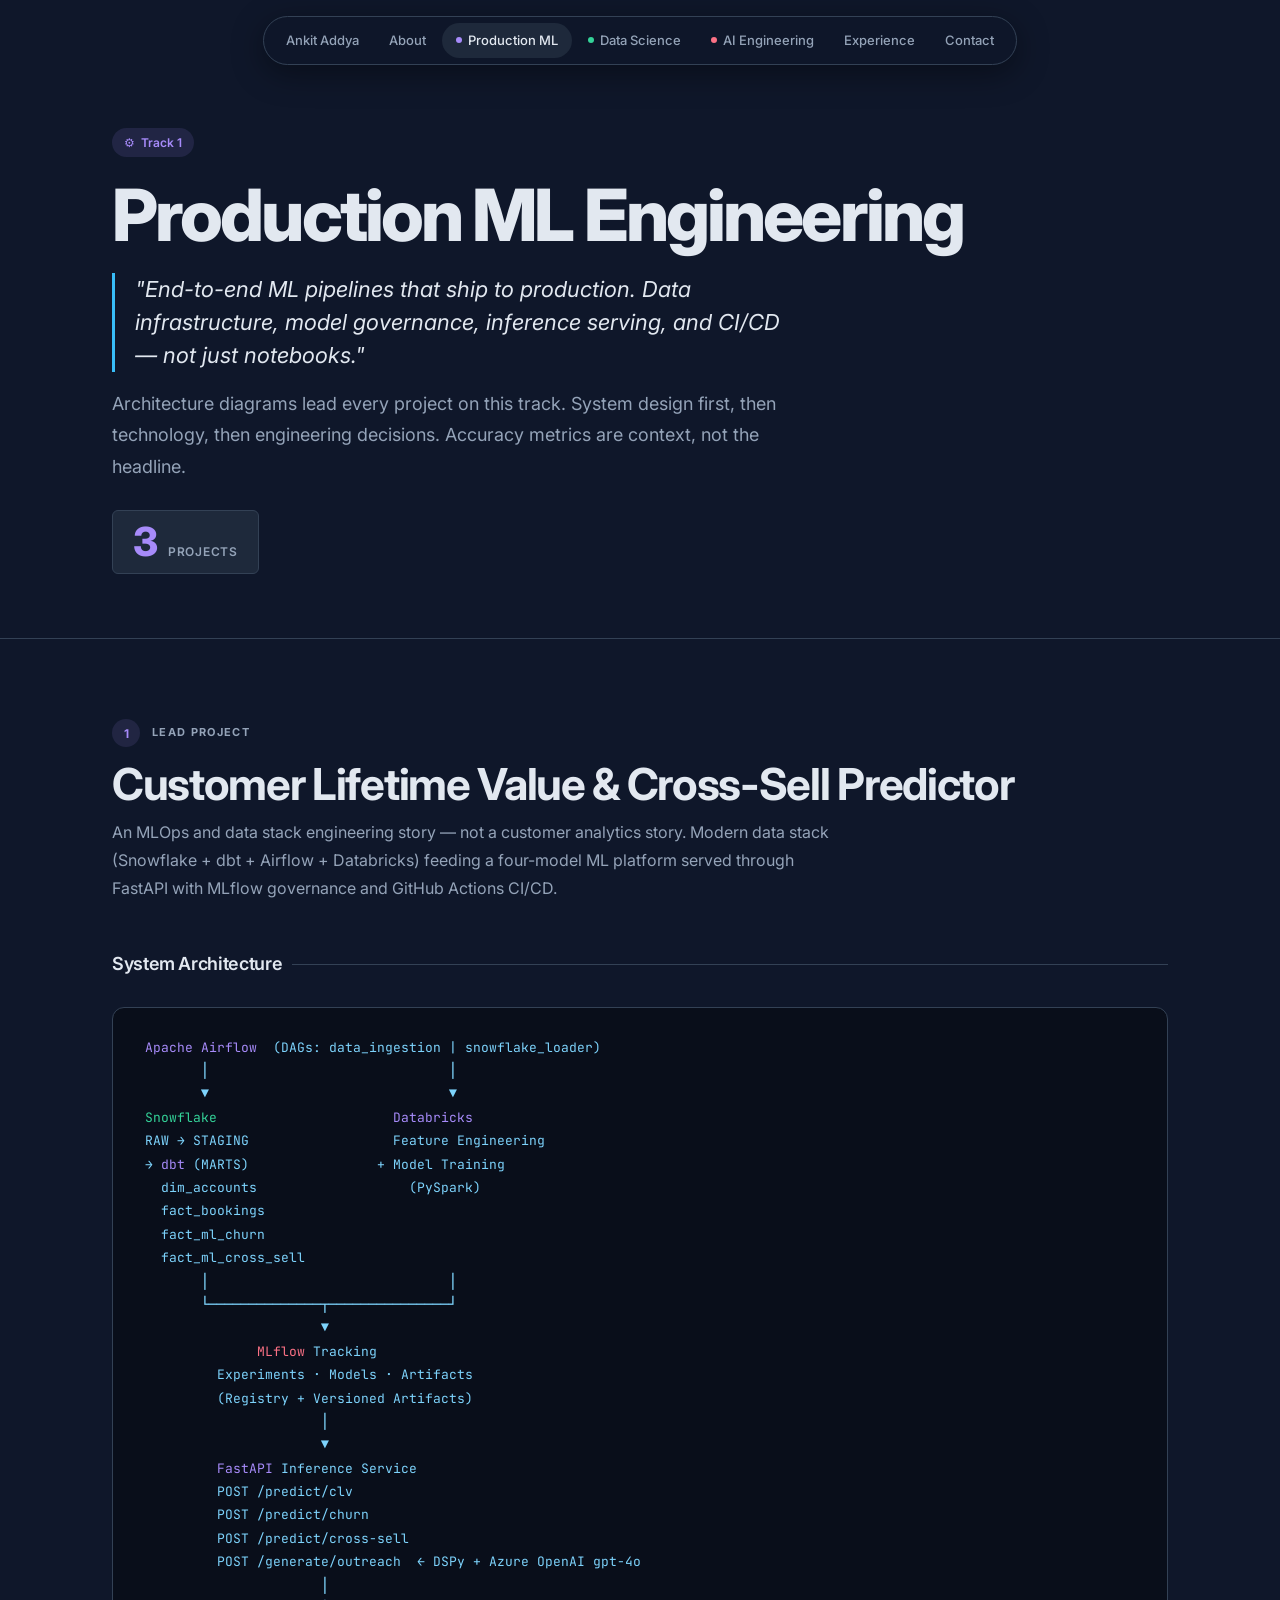
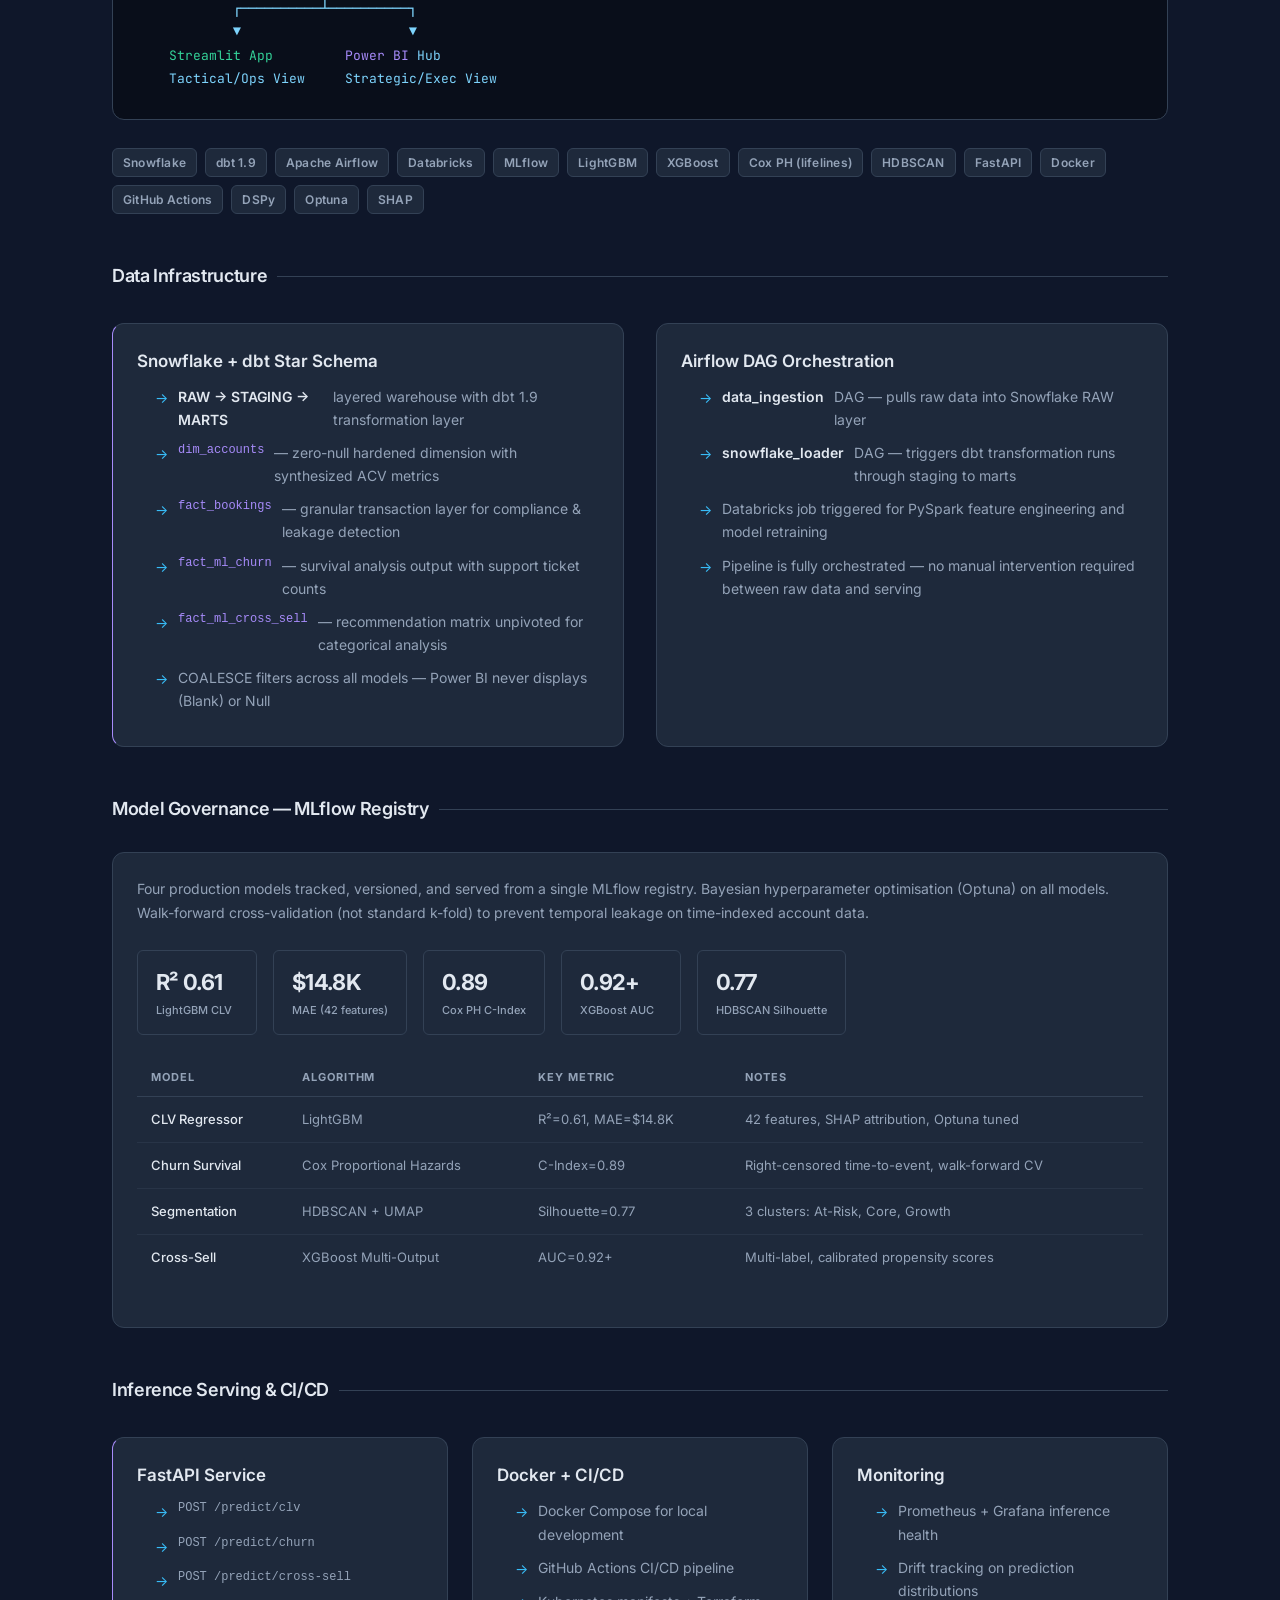
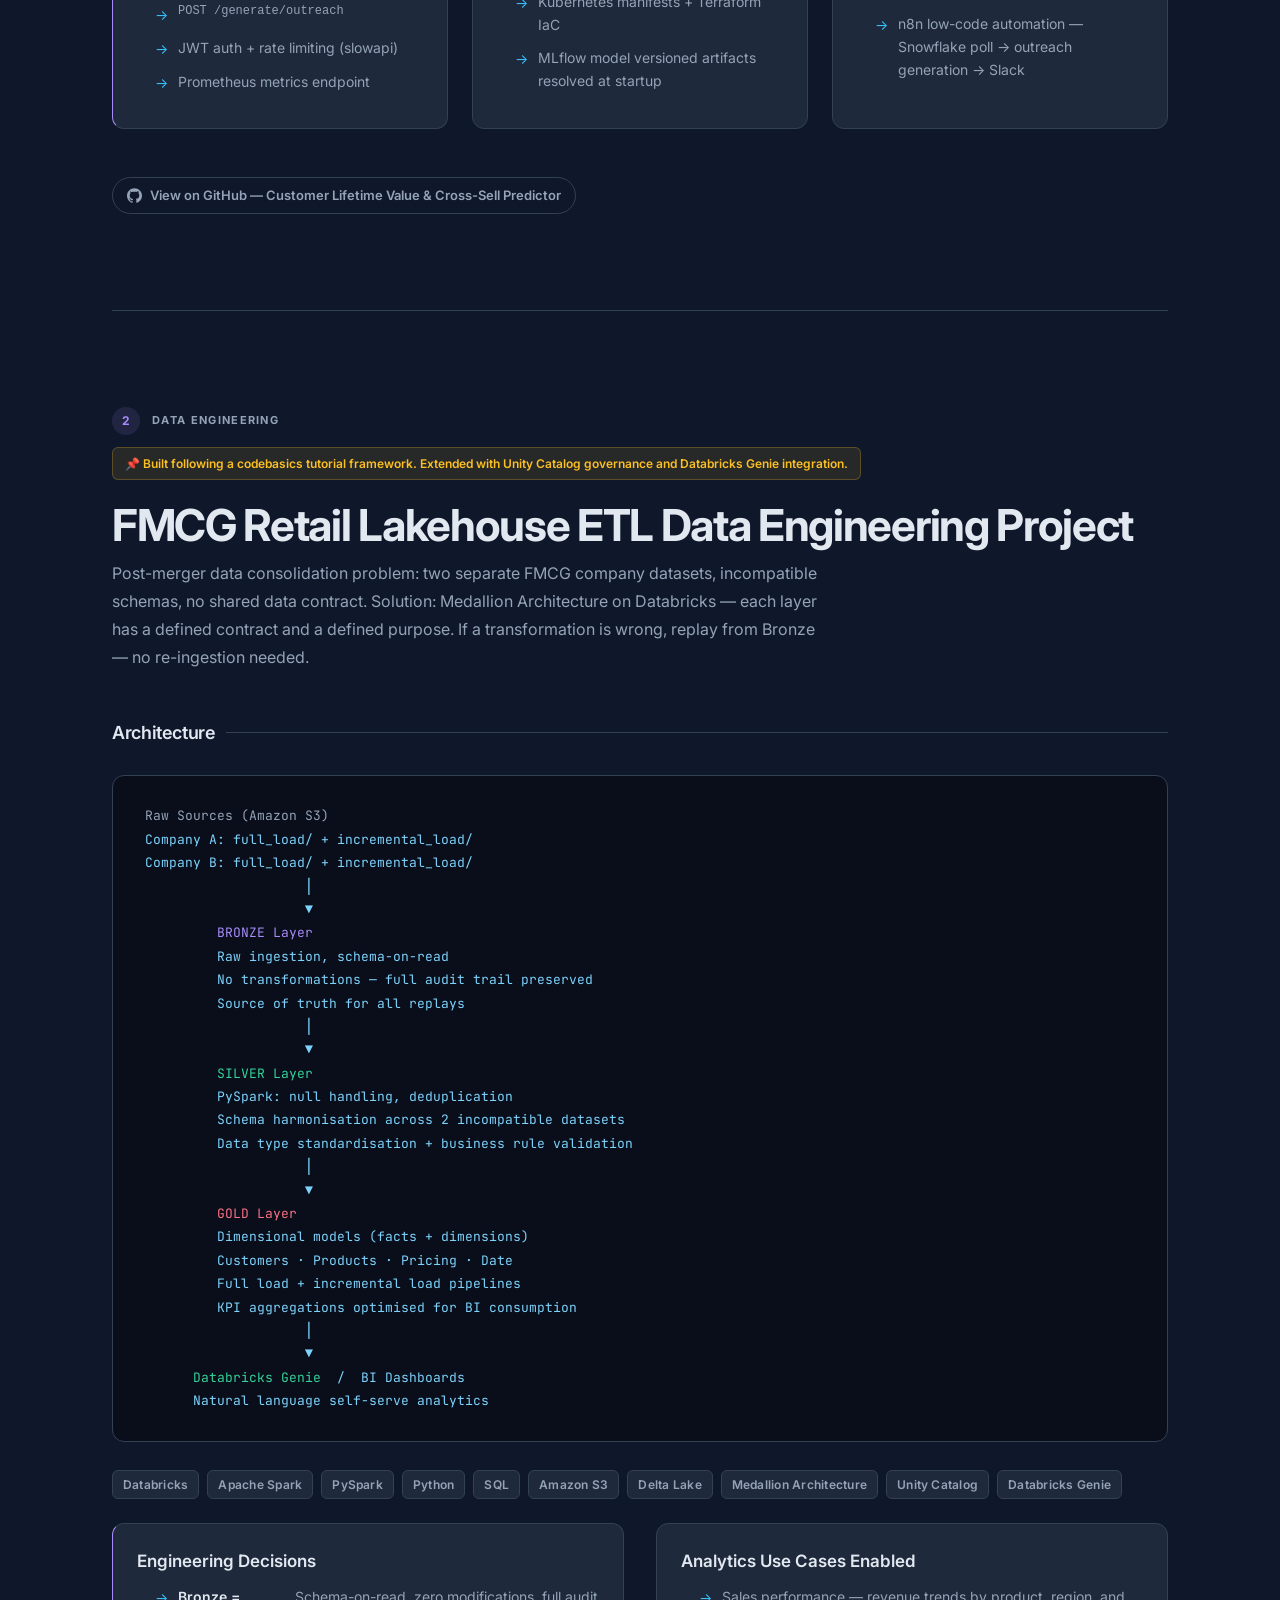
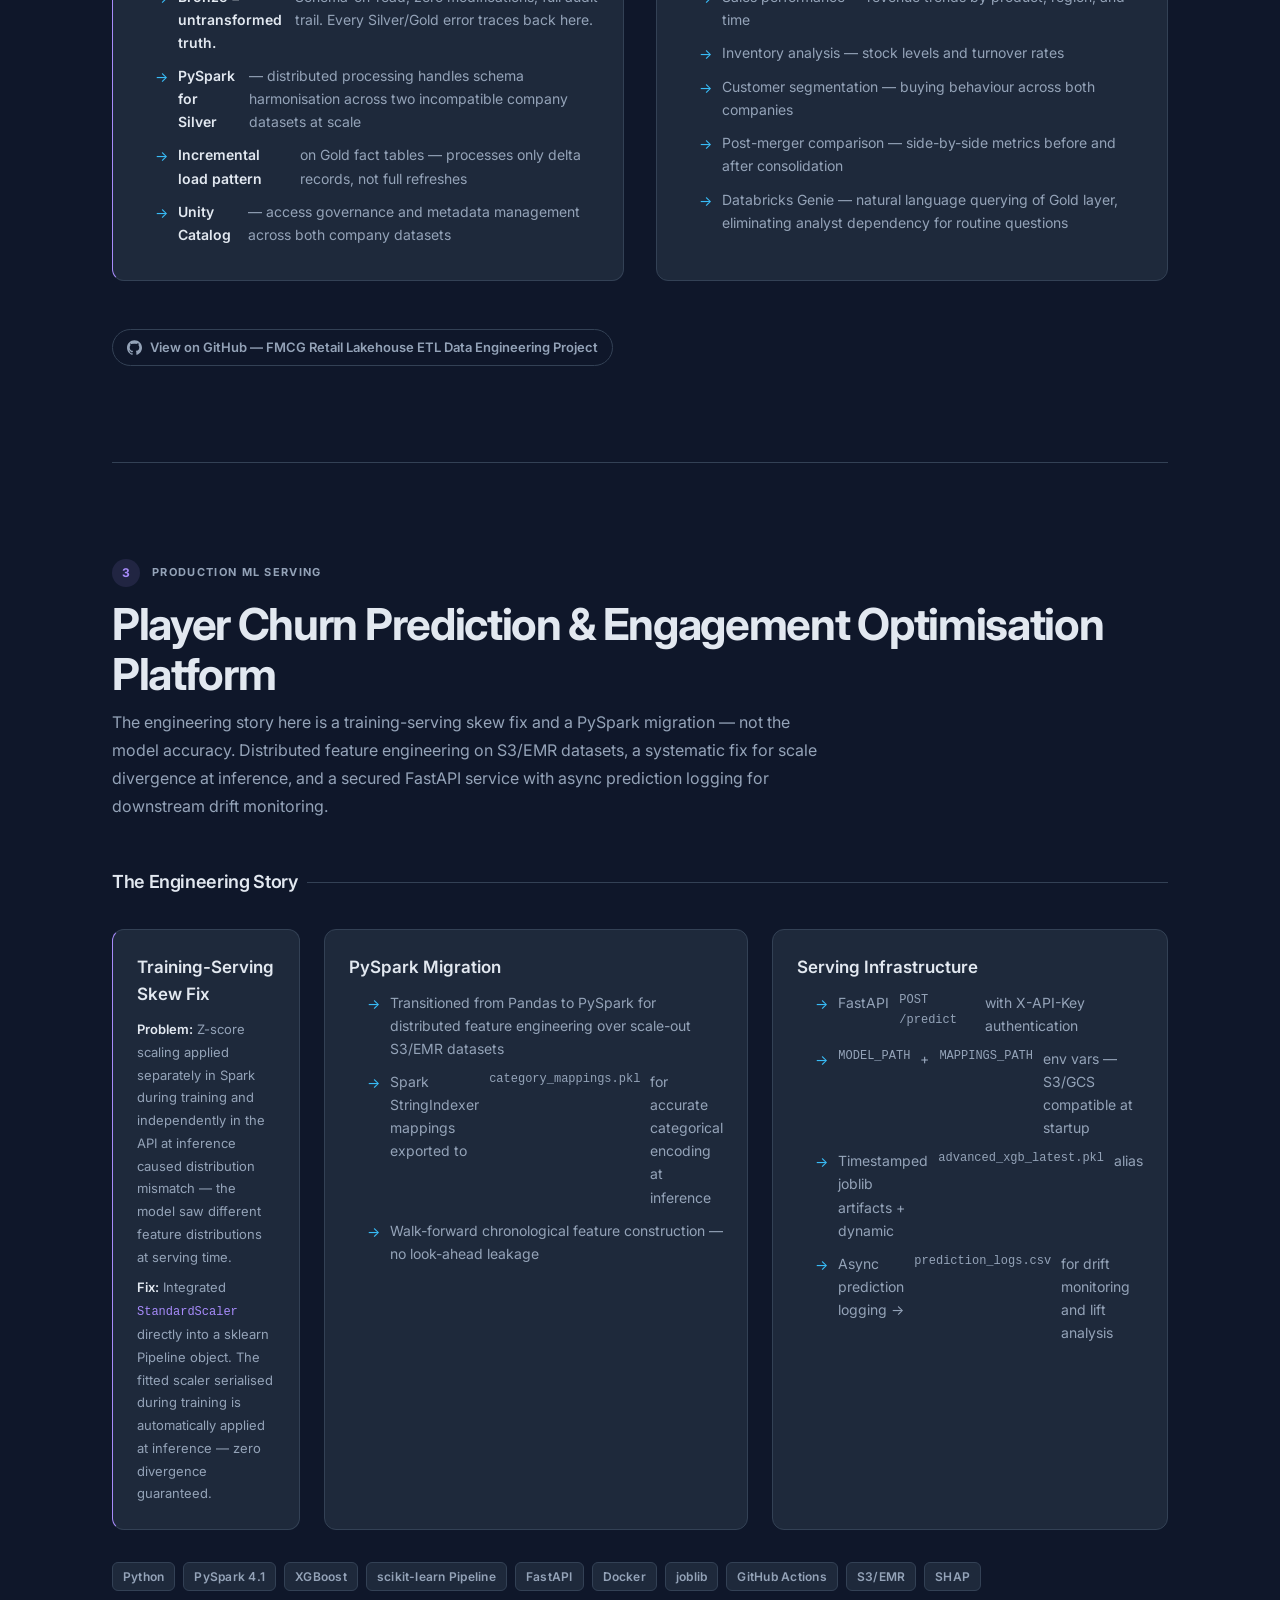
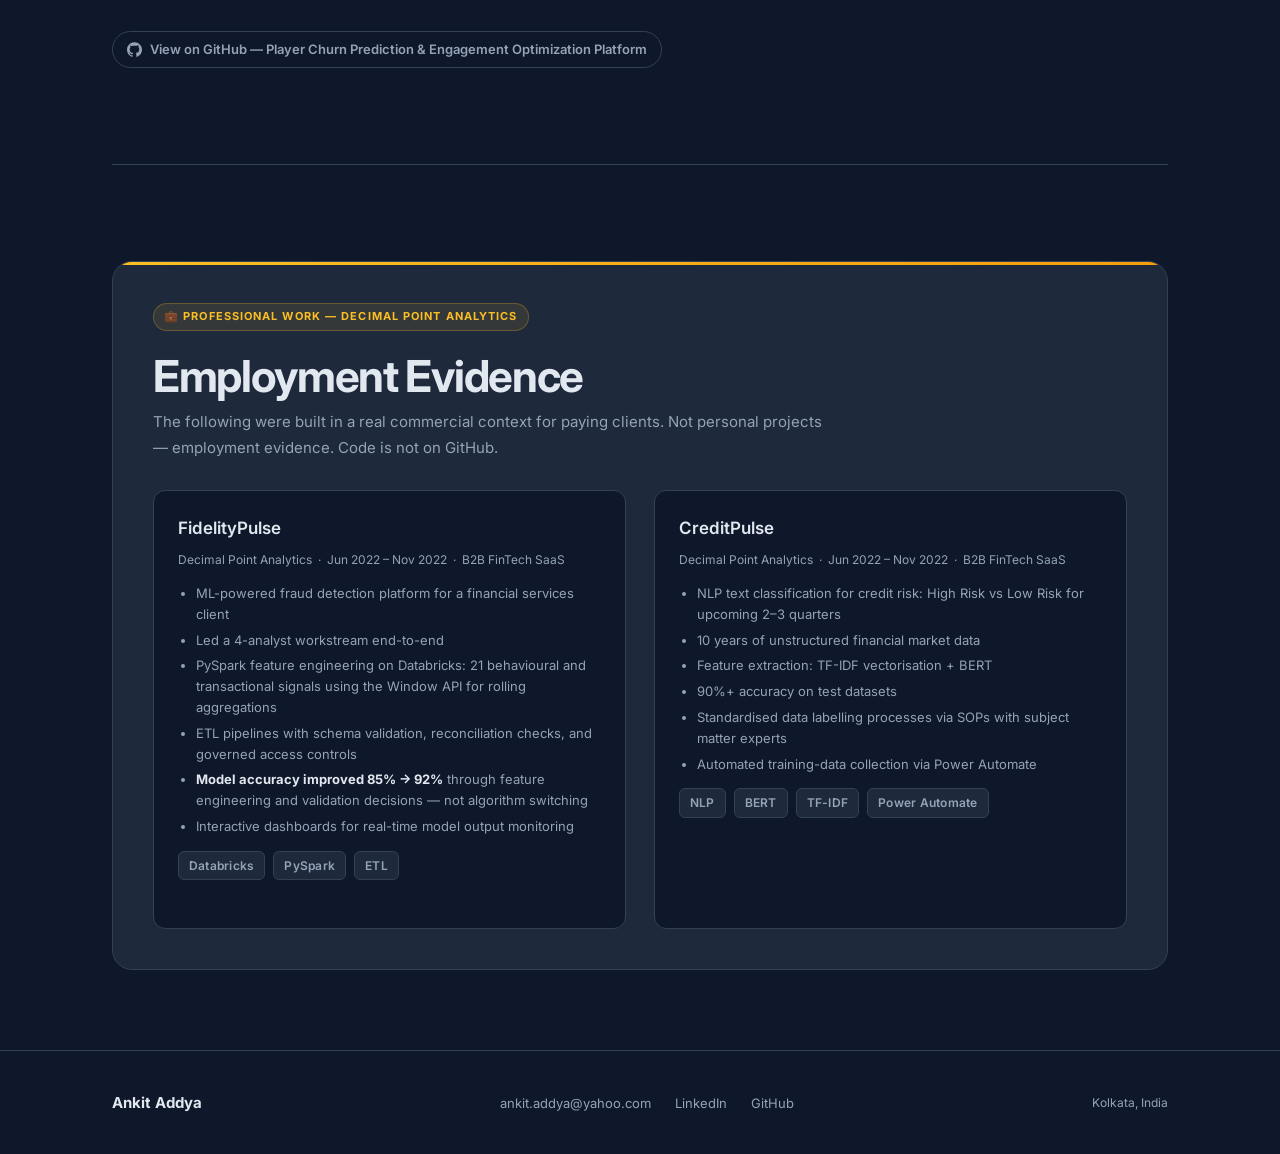
<file: production-ml.html>
<!DOCTYPE html>
<html lang="en">
<head>
  <meta charset="UTF-8">
  <meta name="viewport" content="width=device-width, initial-scale=1.0">
  <title>Production ML Engineering — Ankit Addya</title>
  <link rel="preconnect" href="https://fonts.googleapis.com">
  <link rel="preconnect" href="https://fonts.gstatic.com" crossorigin>
  <link href="https://fonts.googleapis.com/css2?family=Inter:wght@400;500;600;700;800&family=JetBrains+Mono:wght@400;600&display=swap" rel="stylesheet">
  <link rel="stylesheet" href="css/style.css">
</head>
<body>

<nav class="navbar">
  <div class="nav-inner">
    <a href="index.html"         class="nav-link nav-home">Ankit Addya</a>
    <a href="about.html"         class="nav-link">About</a>
    <a href="production-ml.html" class="nav-link" data-track="1"><span class="nav-dot"></span>Production ML</a>
    <a href="data-science.html"  class="nav-link" data-track="2"><span class="nav-dot"></span>Data Science</a>
    <a href="ai-engineering.html"class="nav-link" data-track="3"><span class="nav-dot"></span>AI Engineering</a>
    <a href="experience.html"    class="nav-link">Experience</a>
    <a href="contact.html"       class="nav-link">Contact</a>
    <button class="hamburger" id="hamburger"><span></span><span></span><span></span></button>
  </div>
</nav>
<div class="mobile-menu" id="mobile-menu">
  <button class="mobile-menu-close" id="mobile-close">✕</button>
  <a href="about.html">About</a>
  <a href="production-ml.html">Production ML Engineering</a>
  <a href="data-science.html">Data Science</a>
  <a href="ai-engineering.html">AI Engineering</a>
  <a href="experience.html">Experience</a>
  <a href="contact.html">Contact</a>
</div>

<main>
  <div class="page-header">
    <div class="container">
      <span class="track-badge" data-track="1">⚙️ &nbsp;Track 1</span>
      <h1>Production ML Engineering</h1>
      <blockquote class="page-tagline">
        "End-to-end ML pipelines that ship to production. Data infrastructure, model governance,
        inference serving, and CI/CD — not just notebooks."
      </blockquote>
      <p>Architecture diagrams lead every project on this track. System design first, then technology, then engineering decisions. Accuracy metrics are context, not the headline.</p>
      <div class="header-count" data-track="1">
        <span class="count-num" data-count-selector=".project-section">0</span>
        <span class="count-word">Projects</span>
      </div>
    </div>
  </div>

  <div class="container">

    <!-- ═══ PROJECT 1: CLV ════════════════════════════════════ -->
    <div class="project-section t1 reveal">
      <div class="project-label">
        <span class="project-num">1</span>
        <span class="label">Lead Project</span>
      </div>
      <h2>Customer Lifetime Value &amp; Cross-Sell Predictor</h2>
      <p class="lead">
        An MLOps and data stack engineering story — not a customer analytics story. Modern data stack
        (Snowflake + dbt + Airflow + Databricks) feeding a four-model ML platform served through FastAPI
        with MLflow governance and GitHub Actions CI/CD.
      </p>

      <!-- Architecture Diagram -->
      <div class="sub-section">
        <h3>System Architecture</h3>
      </div>
      <pre class="arch-diagram">
<span class="hi">Apache Airflow</span>  (DAGs: data_ingestion | snowflake_loader)
       │                              │
       ▼                              ▼
<span class="hi2">Snowflake</span>                      <span class="hi">Databricks</span>
RAW → STAGING                  Feature Engineering
→ <span class="hi">dbt</span> (MARTS)                + Model Training
  dim_accounts                   (PySpark)
  fact_bookings
  fact_ml_churn
  fact_ml_cross_sell
       │                              │
       └──────────────┬───────────────┘
                      ▼
              <span class="hi3">MLflow</span> Tracking
         Experiments · Models · Artifacts
         (Registry + Versioned Artifacts)
                      │
                      ▼
         <span class="hi">FastAPI</span> Inference Service
         POST /predict/clv
         POST /predict/churn
         POST /predict/cross-sell
         POST /generate/outreach  ← DSPy + Azure OpenAI gpt-4o
                      │
           ┌──────────┴──────────┐
           ▼                     ▼
   <span class="hi2">Streamlit App</span>         <span class="hi">Power BI</span> Hub
   Tactical/Ops View     Strategic/Exec View</pre>

      <!-- Tech stack -->
      <div class="tech-stack">
        <span class="badge">Snowflake</span>
        <span class="badge">dbt 1.9</span>
        <span class="badge">Apache Airflow</span>
        <span class="badge">Databricks</span>
        <span class="badge">MLflow</span>
        <span class="badge">LightGBM</span>
        <span class="badge">XGBoost</span>
        <span class="badge">Cox PH (lifelines)</span>
        <span class="badge">HDBSCAN</span>
        <span class="badge">FastAPI</span>
        <span class="badge">Docker</span>
        <span class="badge">GitHub Actions</span>
        <span class="badge">DSPy</span>
        <span class="badge">Optuna</span>
        <span class="badge">SHAP</span>
      </div>

      <!-- Three engineering pillars -->
      <div class="sub-section">
        <h3>Data Infrastructure</h3>
      </div>
      <div class="two-col">
        <div class="card t1">
          <h4>Snowflake + dbt Star Schema</h4>
          <ul class="key-points" style="margin-top: 10px;">
            <li><strong class="text-strong">RAW → STAGING → MARTS</strong> layered warehouse with dbt 1.9 transformation layer</li>
            <li><code style="font-size:12px; color:var(--t1-color);">dim_accounts</code> — zero-null hardened dimension with synthesized ACV metrics</li>
            <li><code style="font-size:12px; color:var(--t1-color);">fact_bookings</code> — granular transaction layer for compliance &amp; leakage detection</li>
            <li><code style="font-size:12px; color:var(--t1-color);">fact_ml_churn</code> — survival analysis output with support ticket counts</li>
            <li><code style="font-size:12px; color:var(--t1-color);">fact_ml_cross_sell</code> — recommendation matrix unpivoted for categorical analysis</li>
            <li>COALESCE filters across all models — Power BI never displays (Blank) or Null</li>
          </ul>
        </div>
        <div class="card">
          <h4>Airflow DAG Orchestration</h4>
          <ul class="key-points" style="margin-top: 10px;">
            <li><strong class="text-strong">data_ingestion</strong> DAG — pulls raw data into Snowflake RAW layer</li>
            <li><strong class="text-strong">snowflake_loader</strong> DAG — triggers dbt transformation runs through staging to marts</li>
            <li>Databricks job triggered for PySpark feature engineering and model retraining</li>
            <li>Pipeline is fully orchestrated — no manual intervention required between raw data and serving</li>
          </ul>
        </div>
      </div>

      <div class="sub-section">
        <h3>Model Governance — MLflow Registry</h3>
      </div>
      <div class="card" style="margin-bottom: 24px;">
        <p style="font-size: 14px; margin-bottom: 16px;">
          Four production models tracked, versioned, and served from a single MLflow registry.
          Bayesian hyperparameter optimisation (Optuna) on all models. Walk-forward cross-validation
          (not standard k-fold) to prevent temporal leakage on time-indexed account data.
        </p>
        <div class="metrics-row">
          <div class="metric-chip">
            <span class="metric-val hl-t1">R²&nbsp;0.61</span>
            <span class="metric-label">LightGBM CLV</span>
          </div>
          <div class="metric-chip">
            <span class="metric-val hl-t1">$14.8K</span>
            <span class="metric-label">MAE (42 features)</span>
          </div>
          <div class="metric-chip">
            <span class="metric-val hl-t1">0.89</span>
            <span class="metric-label">Cox PH C-Index</span>
          </div>
          <div class="metric-chip">
            <span class="metric-val hl-t1">0.92+</span>
            <span class="metric-label">XGBoost AUC</span>
          </div>
          <div class="metric-chip">
            <span class="metric-val hl-t1">0.77</span>
            <span class="metric-label">HDBSCAN Silhouette</span>
          </div>
        </div>
        <table class="data-table" style="margin-top: 16px;">
          <thead>
            <tr><th>Model</th><th>Algorithm</th><th>Key Metric</th><th>Notes</th></tr>
          </thead>
          <tbody>
            <tr><td>CLV Regressor</td><td>LightGBM</td><td class="score-high">R²=0.61, MAE=$14.8K</td><td>42 features, SHAP attribution, Optuna tuned</td></tr>
            <tr><td>Churn Survival</td><td>Cox Proportional Hazards</td><td class="score-high">C-Index=0.89</td><td>Right-censored time-to-event, walk-forward CV</td></tr>
            <tr><td>Segmentation</td><td>HDBSCAN + UMAP</td><td class="score-high">Silhouette=0.77</td><td>3 clusters: At-Risk, Core, Growth</td></tr>
            <tr><td>Cross-Sell</td><td>XGBoost Multi-Output</td><td class="score-high">AUC=0.92+</td><td>Multi-label, calibrated propensity scores</td></tr>
          </tbody>
        </table>
      </div>

      <div class="sub-section">
        <h3>Inference Serving &amp; CI/CD</h3>
      </div>
      <div class="three-col">
        <div class="card t1">
          <h4>FastAPI Service</h4>
          <ul class="key-points" style="margin-top: 8px;">
            <li><code style="font-size:12px;">POST /predict/clv</code></li>
            <li><code style="font-size:12px;">POST /predict/churn</code></li>
            <li><code style="font-size:12px;">POST /predict/cross-sell</code></li>
            <li><code style="font-size:12px;">POST /generate/outreach</code></li>
            <li>JWT auth + rate limiting (slowapi)</li>
            <li>Prometheus metrics endpoint</li>
          </ul>
        </div>
        <div class="card">
          <h4>Docker + CI/CD</h4>
          <ul class="key-points" style="margin-top: 8px;">
            <li>Docker Compose for local development</li>
            <li>GitHub Actions CI/CD pipeline</li>
            <li>Kubernetes manifests + Terraform IaC</li>
            <li>MLflow model versioned artifacts resolved at startup</li>
          </ul>
        </div>
        <div class="card">
          <h4>Monitoring</h4>
          <ul class="key-points" style="margin-top: 8px;">
            <li>Prometheus + Grafana inference health</li>
            <li>Drift tracking on prediction distributions</li>
            <li>n8n low-code automation — Snowflake poll → outreach generation → Slack</li>
          </ul>
        </div>
      </div>

      <div style="margin-top: 20px;">
        <a href="https://github.com/addy9051" target="_blank" rel="noopener" class="github-link">
          <svg viewBox="0 0 24 24" fill="currentColor"><path d="M12 .297c-6.63 0-12 5.373-12 12 0 5.303 3.438 9.8 8.205 11.385.6.113.82-.258.82-.577 0-.285-.01-1.04-.015-2.04-3.338.724-4.042-1.61-4.042-1.61C4.422 18.07 3.633 17.7 3.633 17.7c-1.087-.744.084-.729.084-.729 1.205.084 1.838 1.236 1.838 1.236 1.07 1.835 2.809 1.305 3.495.998.108-.776.417-1.305.76-1.605-2.665-.3-5.466-1.332-5.466-5.93 0-1.31.465-2.38 1.235-3.22-.135-.303-.54-1.523.105-3.176 0 0 1.005-.322 3.3 1.23.96-.267 1.98-.399 3-.405 1.02.006 2.04.138 3 .405 2.28-1.552 3.285-1.23 3.285-1.23.645 1.653.24 2.873.12 3.176.765.84 1.23 1.91 1.23 3.22 0 4.61-2.805 5.625-5.475 5.92.42.36.81 1.096.81 2.22 0 1.606-.015 2.896-.015 3.286 0 .315.21.69.825.57C20.565 22.092 24 17.592 24 12.297c0-6.627-5.373-12-12-12"/></svg>
          View on GitHub — Customer Lifetime Value &amp; Cross-Sell Predictor
        </a>
      </div>
    </div>

    <!-- ═══ PROJECT 2: FMCG ════════════════════════════════════ -->
    <div class="project-section t1 reveal">
      <div class="project-label">
        <span class="project-num">2</span>
        <span class="label">Data Engineering</span>
      </div>
      <div class="honest-label">📌 Built following a codebasics tutorial framework. Extended with Unity Catalog governance and Databricks Genie integration.</div>
      <h2>FMCG Retail Lakehouse ETL Data Engineering Project</h2>
      <p class="lead">
        Post-merger data consolidation problem: two separate FMCG company datasets, incompatible schemas,
        no shared data contract. Solution: Medallion Architecture on Databricks — each layer has a defined
        contract and a defined purpose. If a transformation is wrong, replay from Bronze — no re-ingestion needed.
      </p>

      <div class="sub-section"><h3>Architecture</h3></div>
      <pre class="arch-diagram">
<span class="dim">Raw Sources (Amazon S3)</span>
Company A: full_load/ + incremental_load/
Company B: full_load/ + incremental_load/
                    │
                    ▼
         <span class="hi">BRONZE Layer</span>
         Raw ingestion, schema-on-read
         No transformations — full audit trail preserved
         Source of truth for all replays
                    │
                    ▼
         <span class="hi2">SILVER Layer</span>
         PySpark: null handling, deduplication
         Schema harmonisation across 2 incompatible datasets
         Data type standardisation + business rule validation
                    │
                    ▼
         <span class="hi3">GOLD Layer</span>
         Dimensional models (facts + dimensions)
         Customers · Products · Pricing · Date
         Full load + incremental load pipelines
         KPI aggregations optimised for BI consumption
                    │
                    ▼
      <span class="hi2">Databricks Genie</span>  /  BI Dashboards
      Natural language self-serve analytics</pre>

      <div class="tech-stack">
        <span class="badge">Databricks</span>
        <span class="badge">Apache Spark</span>
        <span class="badge">PySpark</span>
        <span class="badge">Python</span>
        <span class="badge">SQL</span>
        <span class="badge">Amazon S3</span>
        <span class="badge">Delta Lake</span>
        <span class="badge">Medallion Architecture</span>
        <span class="badge">Unity Catalog</span>
        <span class="badge">Databricks Genie</span>
      </div>

      <div class="two-col" style="margin-top: 8px;">
        <div class="card t1">
          <h4>Engineering Decisions</h4>
          <ul class="key-points" style="margin-top: 8px;">
            <li><strong class="text-strong">Bronze = untransformed truth.</strong> Schema-on-read, zero modifications, full audit trail. Every Silver/Gold error traces back here.</li>
            <li><strong class="text-strong">PySpark for Silver</strong> — distributed processing handles schema harmonisation across two incompatible company datasets at scale</li>
            <li><strong class="text-strong">Incremental load pattern</strong> on Gold fact tables — processes only delta records, not full refreshes</li>
            <li><strong class="text-strong">Unity Catalog</strong> — access governance and metadata management across both company datasets</li>
          </ul>
        </div>
        <div class="card">
          <h4>Analytics Use Cases Enabled</h4>
          <ul class="key-points" style="margin-top: 8px;">
            <li>Sales performance — revenue trends by product, region, and time</li>
            <li>Inventory analysis — stock levels and turnover rates</li>
            <li>Customer segmentation — buying behaviour across both companies</li>
            <li>Post-merger comparison — side-by-side metrics before and after consolidation</li>
            <li>Databricks Genie — natural language querying of Gold layer, eliminating analyst dependency for routine questions</li>
          </ul>
        </div>
      </div>

      <div style="margin-top: 20px;">
        <a href="https://github.com/addy9051" target="_blank" rel="noopener" class="github-link">
          <svg viewBox="0 0 24 24" fill="currentColor"><path d="M12 .297c-6.63 0-12 5.373-12 12 0 5.303 3.438 9.8 8.205 11.385.6.113.82-.258.82-.577 0-.285-.01-1.04-.015-2.04-3.338.724-4.042-1.61-4.042-1.61C4.422 18.07 3.633 17.7 3.633 17.7c-1.087-.744.084-.729.084-.729 1.205.084 1.838 1.236 1.838 1.236 1.07 1.835 2.809 1.305 3.495.998.108-.776.417-1.305.76-1.605-2.665-.3-5.466-1.332-5.466-5.93 0-1.31.465-2.38 1.235-3.22-.135-.303-.54-1.523.105-3.176 0 0 1.005-.322 3.3 1.23.96-.267 1.98-.399 3-.405 1.02.006 2.04.138 3 .405 2.28-1.552 3.285-1.23 3.285-1.23.645 1.653.24 2.873.12 3.176.765.84 1.23 1.91 1.23 3.22 0 4.61-2.805 5.625-5.475 5.92.42.36.81 1.096.81 2.22 0 1.606-.015 2.896-.015 3.286 0 .315.21.69.825.57C20.565 22.092 24 17.592 24 12.297c0-6.627-5.373-12-12-12"/></svg>
          View on GitHub — FMCG Retail Lakehouse ETL Data Engineering Project
        </a>
      </div>
    </div>

    <!-- ═══ PROJECT 3: PLAYER CHURN ══════════════════════════ -->
    <div class="project-section t1 reveal">
      <div class="project-label">
        <span class="project-num">3</span>
        <span class="label">Production ML Serving</span>
      </div>
      <h2>Player Churn Prediction &amp; Engagement Optimisation Platform</h2>
      <p class="lead">
        The engineering story here is a training-serving skew fix and a PySpark migration — not the model accuracy.
        Distributed feature engineering on S3/EMR datasets, a systematic fix for scale divergence at inference,
        and a secured FastAPI service with async prediction logging for downstream drift monitoring.
      </p>

      <div class="sub-section"><h3>The Engineering Story</h3></div>

      <div class="three-col">
        <div class="card t1">
          <h4>Training-Serving Skew Fix</h4>
          <p style="font-size:13px; margin-top:8px;">
            <strong class="text-strong">Problem:</strong> Z-score scaling applied separately in Spark during training
            and independently in the API at inference caused distribution mismatch — the model saw different
            feature distributions at serving time.
          </p>
          <p style="font-size:13px; margin-top:8px;">
            <strong class="text-strong">Fix:</strong> Integrated <code style="font-size:12px; color:var(--t1-color);">StandardScaler</code>
            directly into a sklearn Pipeline object. The fitted scaler serialised during training is automatically
            applied at inference — zero divergence guaranteed.
          </p>
        </div>
        <div class="card">
          <h4>PySpark Migration</h4>
          <ul class="key-points" style="margin-top: 8px;">
            <li>Transitioned from Pandas to PySpark for distributed feature engineering over scale-out S3/EMR datasets</li>
            <li>Spark StringIndexer mappings exported to <code style="font-size:12px;">category_mappings.pkl</code> for accurate categorical encoding at inference</li>
            <li>Walk-forward chronological feature construction — no look-ahead leakage</li>
          </ul>
        </div>
        <div class="card">
          <h4>Serving Infrastructure</h4>
          <ul class="key-points" style="margin-top: 8px;">
            <li>FastAPI <code style="font-size:12px;">POST /predict</code> with X-API-Key authentication</li>
            <li><code style="font-size:12px;">MODEL_PATH</code> + <code style="font-size:12px;">MAPPINGS_PATH</code> env vars — S3/GCS compatible at startup</li>
            <li>Timestamped joblib artifacts + dynamic <code style="font-size:12px;">advanced_xgb_latest.pkl</code> alias</li>
            <li>Async prediction logging → <code style="font-size:12px;">prediction_logs.csv</code> for drift monitoring and lift analysis</li>
          </ul>
        </div>
      </div>

      <div class="tech-stack" style="margin-top: 8px;">
        <span class="badge">Python</span>
        <span class="badge">PySpark 4.1</span>
        <span class="badge">XGBoost</span>
        <span class="badge">scikit-learn Pipeline</span>
        <span class="badge">FastAPI</span>
        <span class="badge">Docker</span>
        <span class="badge">joblib</span>
        <span class="badge">GitHub Actions</span>
        <span class="badge">S3/EMR</span>
        <span class="badge">SHAP</span>
      </div>

      <div style="margin-top: 20px;">
        <a href="https://github.com/addy9051" target="_blank" rel="noopener" class="github-link">
          <svg viewBox="0 0 24 24" fill="currentColor"><path d="M12 .297c-6.63 0-12 5.373-12 12 0 5.303 3.438 9.8 8.205 11.385.6.113.82-.258.82-.577 0-.285-.01-1.04-.015-2.04-3.338.724-4.042-1.61-4.042-1.61C4.422 18.07 3.633 17.7 3.633 17.7c-1.087-.744.084-.729.084-.729 1.205.084 1.838 1.236 1.838 1.236 1.07 1.835 2.809 1.305 3.495.998.108-.776.417-1.305.76-1.605-2.665-.3-5.466-1.332-5.466-5.93 0-1.31.465-2.38 1.235-3.22-.135-.303-.54-1.523.105-3.176 0 0 1.005-.322 3.3 1.23.96-.267 1.98-.399 3-.405 1.02.006 2.04.138 3 .405 2.28-1.552 3.285-1.23 3.285-1.23.645 1.653.24 2.873.12 3.176.765.84 1.23 1.91 1.23 3.22 0 4.61-2.805 5.625-5.475 5.92.42.36.81 1.096.81 2.22 0 1.606-.015 2.896-.015 3.286 0 .315.21.69.825.57C20.565 22.092 24 17.592 24 12.297c0-6.627-5.373-12-12-12"/></svg>
          View on GitHub — Player Churn Prediction &amp; Engagement Optimization Platform
        </a>
      </div>
    </div>

    <!-- ═══ PROFESSIONAL WORK ══════════════════════════════════ -->
    <div class="pro-work-section reveal">
      <span class="pro-badge">💼 Professional Work — Decimal Point Analytics</span>
      <h2 style="margin-bottom: 8px;">Employment Evidence</h2>
      <p style="font-size: 15px; color: var(--text-muted); max-width: 680px;">
        The following were built in a real commercial context for paying clients.
        Not personal projects — employment evidence. Code is not on GitHub.
      </p>

      <div class="pro-work-grid">
        <div class="pro-project">
          <h4>FidelityPulse</h4>
          <div class="employer">Decimal Point Analytics &nbsp;·&nbsp; Jun 2022 – Nov 2022 &nbsp;·&nbsp; B2B FinTech SaaS</div>
          <ul>
            <li>ML-powered fraud detection platform for a financial services client</li>
            <li>Led a 4-analyst workstream end-to-end</li>
            <li>PySpark feature engineering on Databricks: 21 behavioural and transactional signals using the Window API for rolling aggregations</li>
            <li>ETL pipelines with schema validation, reconciliation checks, and governed access controls</li>
            <li><strong style="color:var(--text);">Model accuracy improved 85% → 92%</strong> through feature engineering and validation decisions — not algorithm switching</li>
            <li>Interactive dashboards for real-time model output monitoring</li>
          </ul>
          <div class="tech-stack" style="margin-top: 14px;">
            <span class="badge">Databricks</span><span class="badge">PySpark</span><span class="badge">ETL</span>
          </div>
        </div>
        <div class="pro-project">
          <h4>CreditPulse</h4>
          <div class="employer">Decimal Point Analytics &nbsp;·&nbsp; Jun 2022 – Nov 2022 &nbsp;·&nbsp; B2B FinTech SaaS</div>
          <ul>
            <li>NLP text classification for credit risk: High Risk vs Low Risk for upcoming 2–3 quarters</li>
            <li>10 years of unstructured financial market data</li>
            <li>Feature extraction: TF-IDF vectorisation + BERT</li>
            <li>90%+ accuracy on test datasets</li>
            <li>Standardised data labelling processes via SOPs with subject matter experts</li>
            <li>Automated training-data collection via Power Automate</li>
          </ul>
          <div class="tech-stack" style="margin-top: 14px;">
            <span class="badge">NLP</span><span class="badge">BERT</span><span class="badge">TF-IDF</span><span class="badge">Power Automate</span>
          </div>
        </div>
      </div>
    </div>

  </div><!-- /container -->
</main>

<footer>
  <div class="container">
    <div class="footer-inner">
      <span class="footer-name">Ankit Addya</span>
      <div class="footer-links">
        <a href="mailto:ankit.addya@yahoo.com">ankit.addya@yahoo.com</a>
        <a href="https://linkedin.com/in/ankit-addya-6a6b14159" target="_blank" rel="noopener">LinkedIn</a>
        <a href="https://github.com/addy9051" target="_blank" rel="noopener">GitHub</a>
      </div>
      <span class="footer-copy">Kolkata, India</span>
    </div>
  </div>
</footer>

<script src="js/main.js"></script>
</body>
</html>
</file>
<file: css/style.css>
/* ═══════════════════════════════════════════════════════════════
   ANKIT ADDYA — DS/ML PORTFOLIO
   Dark technical theme | Inter font | Blue accent
   ═══════════════════════════════════════════════════════════════ */

/* ── Reset & base ───────────────────────────────────────────── */
*, *::before, *::after { box-sizing: border-box; margin: 0; padding: 0; }
html { scroll-behavior: smooth; font-size: 16px; }
body {
  font-family: 'Inter', system-ui, sans-serif;
  background: #0f172a;
  color: #e2e8f0;
  overflow-x: hidden;
  line-height: 1.6;
}
a { text-decoration: none; color: inherit; }
img { display: block; max-width: 100%; }

/* ── CSS Variables ──────────────────────────────────────────── */
:root {
  --bg:          #0f172a;
  --surface:     #1e293b;
  --surface-2:   #263348;
  --border:      #334155;
  --text:        #e2e8f0;
  --text-muted:  #94a3b8;
  --accent:      #38bdf8;
  --accent-dim:  rgba(56, 189, 248, 0.12);
  --accent-glow: rgba(56, 189, 248, 0.25);

  /* Track colors */
  --t1-color:    #a78bfa;   /* violet  — Production ML */
  --t1-dim:      rgba(167,139,250,0.12);
  --t2-color:    #34d399;   /* emerald — Data Science */
  --t2-dim:      rgba(52,211,153,0.12);
  --t3-color:    #fb7185;   /* rose    — AI Engineering */
  --t3-dim:      rgba(251,113,133,0.12);

  --radius-sm:   6px;
  --radius:      12px;
  --radius-lg:   20px;
  --nav-h:       70px;
}

/* ── Utility ────────────────────────────────────────────────── */
.container    { max-width: 1120px; margin: 0 auto; padding: 0 32px; }
.section      { padding: 96px 0; }
.section-sm   { padding: 64px 0; }

/* ── Typography ─────────────────────────────────────────────── */
h1 { font-size: clamp(36px, 6vw, 72px); font-weight: 800; letter-spacing: -0.04em; line-height: 1.05; }
h2 { font-size: clamp(26px, 4vw, 44px); font-weight: 700; letter-spacing: -0.03em; line-height: 1.15; }
h3 { font-size: clamp(18px, 2.5vw, 24px); font-weight: 600; letter-spacing: -0.02em; }
h4 { font-size: 17px; font-weight: 600; }
p  { color: var(--text-muted); line-height: 1.75; }

.label {
  font-size: 11px;
  font-weight: 700;
  letter-spacing: 0.12em;
  text-transform: uppercase;
  color: var(--text-muted);
}

/* ═══════════════════════════════════════════════════════════════
   NAVIGATION
   ═══════════════════════════════════════════════════════════════ */
.navbar {
  position: fixed;
  top: 16px;
  left: 50%;
  transform: translateX(-50%);
  z-index: 1000;
  width: max-content;
  max-width: calc(100vw - 32px);
}

.nav-inner {
  display: flex;
  align-items: center;
  gap: 2px;
  background: rgba(15,23,42,0.88);
  backdrop-filter: blur(16px);
  -webkit-backdrop-filter: blur(16px);
  border: 1px solid var(--border);
  border-radius: 999px;
  padding: 6px 8px;
  box-shadow: 0 8px 32px rgba(0,0,0,0.4);
}

.nav-link {
  display: inline-flex;
  align-items: center;
  gap: 6px;
  padding: 7px 14px;
  border-radius: 999px;
  font-size: 13px;
  font-weight: 500;
  color: var(--text-muted);
  transition: color 0.2s, background 0.2s;
  white-space: nowrap;
}
.nav-link:hover { color: var(--text); background: var(--surface); }
.nav-link.active { color: var(--text); background: var(--surface); }

.nav-dot {
  width: 6px; height: 6px;
  border-radius: 50%;
  display: inline-block;
}
.nav-link[data-track="1"] .nav-dot { background: var(--t1-color); }
.nav-link[data-track="2"] .nav-dot { background: var(--t2-color); }
.nav-link[data-track="3"] .nav-dot { background: var(--t3-color); }

/* ── Hamburger (mobile) ──────────────────────────────────────── */
.hamburger {
  display: none;
  flex-direction: column;
  gap: 5px;
  cursor: pointer;
  padding: 8px 14px;
  background: none;
  border: none;
}
.hamburger span {
  display: block;
  width: 22px; height: 2px;
  background: var(--text-muted);
  border-radius: 2px;
  transition: 0.3s;
}
.mobile-menu {
  display: none;
  position: fixed;
  inset: 0;
  background: var(--bg);
  z-index: 999;
  flex-direction: column;
  align-items: center;
  justify-content: center;
  gap: 24px;
}
.mobile-menu.open { display: flex; }
.mobile-menu a {
  font-size: 20px;
  font-weight: 600;
  color: var(--text-muted);
  transition: color 0.2s;
}
.mobile-menu a:hover { color: var(--text); }
.mobile-menu-close {
  position: absolute;
  top: 20px; right: 24px;
  background: none; border: none;
  color: var(--text-muted); font-size: 28px;
  cursor: pointer;
}

/* ═══════════════════════════════════════════════════════════════
   HERO
   ═══════════════════════════════════════════════════════════════ */
.hero {
  min-height: 100vh;
  display: flex;
  flex-direction: column;
  justify-content: center;
  padding: 120px 0 80px;
}

.hero-eyebrow {
  display: inline-flex;
  align-items: center;
  gap: 8px;
  font-size: 13px;
  font-weight: 600;
  color: var(--accent);
  letter-spacing: 0.05em;
  margin-bottom: 24px;
}
.hero-eyebrow::before {
  content: '';
  display: block;
  width: 28px; height: 1px;
  background: var(--accent);
}

.hero-name {
  background: linear-gradient(135deg, #f1f5f9 40%, #94a3b8);
  -webkit-background-clip: text;
  -webkit-text-fill-color: transparent;
  background-clip: text;
  margin-bottom: 16px;
}

.hero-role {
  font-size: clamp(16px, 2.5vw, 22px);
  font-weight: 400;
  color: var(--text-muted);
  margin-bottom: 32px;
}
.hero-role strong { color: var(--text); }

.hero-para {
  max-width: 620px;
  font-size: clamp(15px, 2vw, 17px);
  color: var(--text-muted);
  line-height: 1.8;
  margin-bottom: 48px;
}

.hero-cta {
  display: flex;
  flex-wrap: wrap;
  gap: 12px;
}

/* ── Buttons ─────────────────────────────────────────────────── */
.btn {
  display: inline-flex;
  align-items: center;
  gap: 8px;
  padding: 13px 24px;
  border-radius: 999px;
  font-size: 14px;
  font-weight: 600;
  border: none;
  cursor: pointer;
  transition: transform 0.15s, box-shadow 0.15s, opacity 0.15s;
}
.btn:hover { transform: translateY(-1px); }
.btn-primary {
  background: var(--accent);
  color: #0f172a;
  box-shadow: 0 0 0 0 var(--accent-glow);
}
.btn-primary:hover { box-shadow: 0 0 24px var(--accent-glow); }
.btn-secondary {
  background: var(--surface);
  color: var(--text);
  border: 1px solid var(--border);
}
.btn-secondary:hover { background: var(--surface-2); }
.btn-ghost {
  background: none;
  color: var(--accent);
  padding: 10px 0;
}
.btn-ghost:hover { opacity: 0.75; }

/* ── Track cards (landing) ───────────────────────────────────── */
.track-cards {
  display: grid;
  grid-template-columns: repeat(3, 1fr);
  gap: 20px;
}

.track-card {
  background: var(--surface);
  border: 1px solid var(--border);
  border-radius: var(--radius-lg);
  padding: 32px 28px;
  transition: border-color 0.2s, transform 0.2s;
  position: relative;
  overflow: hidden;
}
.track-card::before {
  content: '';
  position: absolute;
  top: 0; left: 0; right: 0;
  height: 3px;
}
.track-card[data-track="1"]::before { background: var(--t1-color); }
.track-card[data-track="2"]::before { background: var(--t2-color); }
.track-card[data-track="3"]::before { background: var(--t3-color); }
.track-card:hover { transform: translateY(-3px); border-color: transparent; }
.track-card[data-track="1"]:hover { border-color: var(--t1-color); }
.track-card[data-track="2"]:hover { border-color: var(--t2-color); }
.track-card[data-track="3"]:hover { border-color: var(--t3-color); }

.track-icon {
  width: 44px; height: 44px;
  border-radius: var(--radius-sm);
  display: flex; align-items: center; justify-content: center;
  font-size: 20px;
  margin-bottom: 20px;
}
.track-card[data-track="1"] .track-icon { background: var(--t1-dim); }
.track-card[data-track="2"] .track-icon { background: var(--t2-dim); }
.track-card[data-track="3"] .track-icon { background: var(--t3-dim); }

.track-card h3 { font-size: 17px; margin-bottom: 10px; }
.track-card p { font-size: 14px; margin-bottom: 20px; }
.track-projects {
  font-size: 12px;
  color: var(--text-muted);
  line-height: 1.6;
}

/* Animated live project counter — track-page headers */
.header-count {
  display: inline-flex;
  align-items: baseline;
  gap: 9px;
  margin-top: 28px;
  padding: 11px 20px;
  border: 1px solid var(--border);
  border-radius: var(--radius-sm);
  background: var(--surface);
}
.header-count .count-num {
  font-size: 40px;
  font-weight: 800;
  line-height: 1;
  font-variant-numeric: tabular-nums;
}
.header-count .count-word {
  font-size: 12px;
  font-weight: 600;
  text-transform: uppercase;
  letter-spacing: 0.06em;
  color: var(--text-muted);
}
.header-count[data-track="1"] .count-num { color: var(--t1-color); }
.header-count[data-track="2"] .count-num { color: var(--t2-color); }
.header-count[data-track="3"] .count-num { color: var(--t3-color); }

/* ═══════════════════════════════════════════════════════════════
   PAGE HEADER (inner pages)
   ═══════════════════════════════════════════════════════════════ */
.page-header {
  padding: 128px 0 64px;
  border-bottom: 1px solid var(--border);
  margin-bottom: 80px;
}
.page-header .label { margin-bottom: 16px; }
.track-badge {
  display: inline-flex;
  align-items: center;
  gap: 8px;
  font-size: 12px;
  font-weight: 600;
  padding: 5px 12px;
  border-radius: 999px;
  margin-bottom: 20px;
}
.track-badge[data-track="1"] { background: var(--t1-dim); color: var(--t1-color); }
.track-badge[data-track="2"] { background: var(--t2-dim); color: var(--t2-color); }
.track-badge[data-track="3"] { background: var(--t3-dim); color: var(--t3-color); }

.page-header p {
  font-size: clamp(15px, 2vw, 18px);
  max-width: 680px;
  margin-top: 16px;
}
.page-tagline {
  font-size: clamp(16px, 2.5vw, 22px);
  color: var(--text);
  font-weight: 400;
  font-style: italic;
  margin-top: 20px;
  padding-left: 20px;
  border-left: 3px solid var(--accent);
  line-height: 1.5;
  max-width: 680px;
}

/* ═══════════════════════════════════════════════════════════════
   PROJECT SECTIONS
   ═══════════════════════════════════════════════════════════════ */
.project-section {
  margin-bottom: 96px;
  padding-bottom: 96px;
  border-bottom: 1px solid var(--border);
}
.project-section:last-child { border-bottom: none; }

.project-label {
  display: flex;
  align-items: center;
  gap: 12px;
  margin-bottom: 12px;
}
.project-num {
  width: 28px; height: 28px;
  border-radius: 50%;
  display: flex; align-items: center; justify-content: center;
  font-size: 12px;
  font-weight: 700;
}
.t1 .project-num { background: var(--t1-dim); color: var(--t1-color); }
.t2 .project-num { background: var(--t2-dim); color: var(--t2-color); }
.t3 .project-num { background: var(--t3-dim); color: var(--t3-color); }

.project-section h2 { margin-bottom: 8px; }
.project-section > p.lead {
  font-size: 16px;
  max-width: 720px;
  margin-bottom: 40px;
  color: var(--text-muted);
}

/* Honest labels */
.honest-label {
  display: inline-flex;
  align-items: center;
  gap: 8px;
  font-size: 12px;
  font-weight: 600;
  padding: 6px 12px;
  border-radius: var(--radius-sm);
  background: rgba(251,191,36,0.1);
  color: #fbbf24;
  border: 1px solid rgba(251,191,36,0.25);
  margin-bottom: 20px;
}
.honest-label.wip {
  background: rgba(251,113,133,0.1);
  color: #fb7185;
  border-color: rgba(251,113,133,0.25);
}

/* ── Architecture Diagrams ───────────────────────────────────── */
.arch-diagram {
  background: #090e1a;
  border: 1px solid var(--border);
  border-radius: var(--radius);
  padding: 28px 32px;
  font-family: 'JetBrains Mono', 'Fira Code', 'Cascadia Code', monospace;
  font-size: 13px;
  line-height: 1.8;
  color: #7dd3fc;
  overflow-x: auto;
  margin: 28px 0;
  white-space: pre;
  tab-size: 4;
}
.arch-diagram .dim  { color: var(--text-muted); }
.arch-diagram .hi   { color: #a78bfa; }
.arch-diagram .hi2  { color: #34d399; }
.arch-diagram .hi3  { color: #fb7185; }
.arch-diagram .arrow{ color: #64748b; }

/* ── Tech Badges ─────────────────────────────────────────────── */
.tech-stack {
  display: flex;
  flex-wrap: wrap;
  gap: 8px;
  margin: 24px 0;
}
.badge {
  font-size: 12px;
  font-weight: 600;
  padding: 4px 10px;
  border-radius: var(--radius-sm);
  background: var(--surface);
  color: var(--text-muted);
  border: 1px solid var(--border);
  letter-spacing: 0.02em;
}

/* ── Two-column layout ───────────────────────────────────────── */
.two-col {
  display: grid;
  grid-template-columns: 1fr 1fr;
  gap: 32px;
  margin: 32px 0;
}
.three-col {
  display: grid;
  grid-template-columns: repeat(3, 1fr);
  gap: 24px;
  margin: 32px 0;
}

/* ── Info Cards ──────────────────────────────────────────────── */
.card {
  background: var(--surface);
  border: 1px solid var(--border);
  border-radius: var(--radius);
  padding: 24px;
}
.card h4 { margin-bottom: 10px; }
.card p  { font-size: 14px; }
.card ul { padding-left: 18px; }
.card li { font-size: 14px; color: var(--text-muted); margin-bottom: 6px; line-height: 1.6; }

.card-accent {
  border-left: 3px solid var(--accent);
}
.card.t1 { border-left-color: var(--t1-color); }
.card.t2 { border-left-color: var(--t2-color); }
.card.t3 { border-left-color: var(--t3-color); }

/* ── Decision Cards ─────────────────────────────────────────── */
.decision-card {
  background: var(--surface);
  border: 1px solid var(--border);
  border-radius: var(--radius);
  padding: 24px;
}
.decision-card .decision-label {
  font-size: 11px;
  font-weight: 700;
  letter-spacing: 0.1em;
  text-transform: uppercase;
  color: var(--text-muted);
  margin-bottom: 8px;
}
.decision-card h4 { margin-bottom: 16px; }
.decision-row {
  display: flex;
  flex-direction: column;
  gap: 8px;
  font-size: 13px;
}
.decision-row .rejected {
  display: flex; align-items: flex-start; gap: 8px;
  color: #f87171;
}
.decision-row .chosen {
  display: flex; align-items: flex-start; gap: 8px;
  color: #34d399;
}
.decision-row .reason {
  color: var(--text-muted);
  font-size: 13px;
  margin-top: 4px;
  padding-left: 16px;
}

/* ── Metric Highlights ───────────────────────────────────────── */
.metrics-row {
  display: flex;
  flex-wrap: wrap;
  gap: 16px;
  margin: 24px 0;
}
.metric-chip {
  display: flex;
  flex-direction: column;
  gap: 2px;
  background: var(--surface);
  border: 1px solid var(--border);
  border-radius: var(--radius-sm);
  padding: 14px 18px;
  min-width: 120px;
}
.metric-chip .metric-val {
  font-size: 22px;
  font-weight: 700;
  color: var(--text);
  letter-spacing: -0.03em;
}
.metric-chip .metric-label {
  font-size: 11px;
  color: var(--text-muted);
  font-weight: 500;
}

/* ── Tables ──────────────────────────────────────────────────── */
.data-table {
  width: 100%;
  border-collapse: collapse;
  font-size: 13px;
  margin: 24px 0;
}
.data-table th {
  text-align: left;
  padding: 10px 14px;
  background: var(--surface);
  color: var(--text-muted);
  font-size: 11px;
  font-weight: 700;
  letter-spacing: 0.08em;
  text-transform: uppercase;
  border-bottom: 1px solid var(--border);
}
.data-table td {
  padding: 12px 14px;
  border-bottom: 1px solid rgba(51,65,85,0.5);
  color: var(--text-muted);
  vertical-align: top;
}
.data-table td:first-child { color: var(--text); font-weight: 500; }
.data-table tr:last-child td { border-bottom: none; }
.data-table tr:hover td { background: rgba(30,41,59,0.4); }
.score-improved { color: #34d399; font-weight: 700; }
.score-low      { color: #f87171; }
.score-high     { color: var(--accent); }

/* ── Timeline (Phase evolution) ──────────────────────────────── */
.phase-timeline {
  position: relative;
  padding-left: 32px;
  margin: 32px 0;
}
.phase-timeline::before {
  content: '';
  position: absolute;
  left: 9px; top: 0; bottom: 0;
  width: 2px;
  background: var(--border);
}
.phase-item {
  position: relative;
  margin-bottom: 28px;
}
.phase-item::before {
  content: '';
  position: absolute;
  left: -27px; top: 6px;
  width: 10px; height: 10px;
  border-radius: 50%;
  background: var(--t3-color);
  border: 2px solid var(--bg);
}
.phase-item h4 { font-size: 14px; margin-bottom: 4px; }
.phase-item p  { font-size: 13px; }

/* ── SLO Cards ───────────────────────────────────────────────── */
.slo-grid {
  display: grid;
  grid-template-columns: repeat(4, 1fr);
  gap: 16px;
  margin: 28px 0;
}
.slo-card {
  background: var(--surface);
  border: 1px solid var(--border);
  border-radius: var(--radius);
  padding: 20px;
  text-align: center;
}
.slo-card .slo-val {
  font-size: 24px;
  font-weight: 800;
  color: var(--t3-color);
  letter-spacing: -0.03em;
  line-height: 1;
  margin-bottom: 8px;
}
.slo-card .slo-metric {
  font-size: 11px;
  font-weight: 700;
  color: var(--text);
  margin-bottom: 4px;
}
.slo-card .slo-desc {
  font-size: 11px;
  color: var(--text-muted);
  line-height: 1.5;
}

/* ── Section sub-header ──────────────────────────────────────── */
.sub-section {
  margin: 48px 0 28px;
}
.sub-section h3 {
  font-size: 18px;
  margin-bottom: 8px;
  display: flex;
  align-items: center;
  gap: 10px;
}
.sub-section h3::after {
  content: '';
  flex: 1;
  height: 1px;
  background: var(--border);
}
.sub-section > p { font-size: 14px; max-width: 700px; }

/* ── RL Architecture ─────────────────────────────────────────── */
.rl-split {
  display: grid;
  grid-template-columns: 1fr 1fr;
  gap: 24px;
  margin: 24px 0;
}

/* ── Scorecard ───────────────────────────────────────────────── */
.scorecard-row {
  display: grid;
  grid-template-columns: 2fr 1fr 1fr;
  gap: 16px;
  align-items: center;
  padding: 14px 0;
  border-bottom: 1px solid rgba(51,65,85,0.5);
  font-size: 14px;
}
.scorecard-row:first-child { border-top: 1px solid var(--border); }
.scorecard-row .area { color: var(--text); }
.score-bar-wrap {
  display: flex; align-items: center; gap: 8px;
}
.score-bar {
  flex: 1; height: 4px;
  background: var(--border);
  border-radius: 2px;
  overflow: hidden;
}
.score-bar-fill {
  height: 100%;
  border-radius: 2px;
  background: var(--t3-color);
}
.score-bar-fill.improved { background: #34d399; }
.score-text { font-size: 12px; font-weight: 700; color: var(--text-muted); min-width: 24px; }

/* ── Professional Work (distinct styling) ─────────────────────── */
.pro-work-section {
  background: var(--surface);
  border: 1px solid var(--border);
  border-radius: var(--radius-lg);
  padding: 40px;
  margin-top: 80px;
  position: relative;
  overflow: hidden;
}
.pro-work-section::before {
  content: '';
  position: absolute;
  top: 0; left: 0;
  right: 0; height: 3px;
  background: linear-gradient(90deg, #fbbf24, #f59e0b);
}
.pro-badge {
  display: inline-flex;
  align-items: center;
  gap: 6px;
  font-size: 11px;
  font-weight: 700;
  letter-spacing: 0.1em;
  text-transform: uppercase;
  background: rgba(251,191,36,0.1);
  color: #fbbf24;
  border: 1px solid rgba(251,191,36,0.25);
  padding: 4px 10px;
  border-radius: 999px;
  margin-bottom: 20px;
}
.pro-work-grid {
  display: grid;
  grid-template-columns: 1fr 1fr;
  gap: 28px;
  margin-top: 28px;
}
.pro-project {
  background: var(--bg);
  border: 1px solid var(--border);
  border-radius: var(--radius);
  padding: 24px;
}
.pro-project h4 { margin-bottom: 8px; }
.pro-project .employer { font-size: 12px; color: var(--text-muted); margin-bottom: 14px; }
.pro-project ul { padding-left: 18px; }
.pro-project li { font-size: 13px; color: var(--text-muted); margin-bottom: 5px; line-height: 1.6; }

/* ═══════════════════════════════════════════════════════════════
   ABOUT PAGE
   ═══════════════════════════════════════════════════════════════ */
.about-layout {
  display: grid;
  grid-template-columns: 1fr 340px;
  gap: 64px;
  align-items: start;
}
.about-content .about-para {
  font-size: clamp(15px, 2vw, 17px);
  color: var(--text-muted);
  line-height: 1.85;
  margin-bottom: 28px;
}
.about-sidebar {
  position: sticky;
  top: 96px;
}
.sidebar-card {
  background: var(--surface);
  border: 1px solid var(--border);
  border-radius: var(--radius);
  padding: 28px;
  margin-bottom: 20px;
}
.contact-link {
  display: flex;
  align-items: center;
  gap: 10px;
  font-size: 14px;
  color: var(--text-muted);
  padding: 10px 0;
  border-bottom: 1px solid var(--border);
  transition: color 0.2s;
}
.contact-link:last-child { border-bottom: none; }
.contact-link:hover { color: var(--accent); }
.contact-link svg { width: 16px; height: 16px; flex-shrink: 0; }

/* ═══════════════════════════════════════════════════════════════
   EXPERIENCE PAGE
   ═══════════════════════════════════════════════════════════════ */
.exp-timeline {
  max-width: 800px;
  margin: 0 auto;
}
.exp-employer {
  margin-bottom: 60px;
}
.exp-employer-header {
  display: flex;
  align-items: flex-start;
  gap: 20px;
  margin-bottom: 32px;
  padding-bottom: 24px;
  border-bottom: 1px solid var(--border);
}
.exp-employer-logo {
  width: 48px; height: 48px;
  border-radius: var(--radius-sm);
  background: var(--surface);
  border: 1px solid var(--border);
  display: flex; align-items: center; justify-content: center;
  font-size: 18px;
  flex-shrink: 0;
}
.exp-employer-header h3 { font-size: 20px; margin-bottom: 4px; }
.exp-employer-header .meta { font-size: 13px; color: var(--text-muted); }

.exp-role {
  margin-bottom: 28px;
  padding-left: 68px;
}
.exp-role-header {
  display: flex;
  align-items: baseline;
  gap: 16px;
  margin-bottom: 12px;
}
.exp-role-header h4 { font-size: 15px; }
.exp-role-period {
  font-size: 12px;
  color: var(--text-muted);
  white-space: nowrap;
}
.exp-role ul { padding-left: 18px; }
.exp-role li { font-size: 14px; color: var(--text-muted); margin-bottom: 6px; line-height: 1.65; }

/* ═══════════════════════════════════════════════════════════════
   CONTACT PAGE
   ═══════════════════════════════════════════════════════════════ */
.contact-grid {
  display: grid;
  grid-template-columns: repeat(2, 1fr);
  gap: 20px;
  max-width: 600px;
}
.contact-card {
  background: var(--surface);
  border: 1px solid var(--border);
  border-radius: var(--radius);
  padding: 24px;
  display: flex;
  align-items: center;
  gap: 16px;
  transition: border-color 0.2s, transform 0.15s;
}
.contact-card:hover {
  border-color: var(--accent);
  transform: translateY(-2px);
}
.contact-card svg { width: 22px; height: 22px; color: var(--accent); flex-shrink: 0; }
.contact-card .contact-type { font-size: 11px; color: var(--text-muted); font-weight: 600; text-transform: uppercase; letter-spacing: 0.08em; }
.contact-card .contact-val  { font-size: 14px; color: var(--text); font-weight: 500; margin-top: 2px; }

/* ═══════════════════════════════════════════════════════════════
   FOOTER
   ═══════════════════════════════════════════════════════════════ */
footer {
  border-top: 1px solid var(--border);
  padding: 40px 0;
  margin-top: 80px;
}
.footer-inner {
  display: flex;
  align-items: center;
  justify-content: space-between;
  flex-wrap: wrap;
  gap: 16px;
}
.footer-name { font-size: 15px; font-weight: 700; }
.footer-links { display: flex; gap: 24px; }
.footer-links a { font-size: 13px; color: var(--text-muted); transition: color 0.2s; }
.footer-links a:hover { color: var(--text); }
.footer-copy { font-size: 12px; color: var(--text-muted); }

/* ── GitHub link ─────────────────────────────────────────────── */
.github-link {
  display: inline-flex;
  align-items: center;
  gap: 8px;
  font-size: 13px;
  font-weight: 600;
  color: var(--text-muted);
  border: 1px solid var(--border);
  padding: 7px 14px;
  border-radius: 999px;
  transition: color 0.2s, border-color 0.2s;
  margin-top: 16px;
}
.github-link:hover { color: var(--text); border-color: var(--text-muted); }
.github-link svg { width: 15px; height: 15px; }

/* ── Private repo note ───────────────────────────────────────── */
.private-note {
  display: inline-flex;
  align-items: center;
  gap: 6px;
  font-size: 12px;
  color: var(--text-muted);
  background: var(--surface);
  border: 1px solid var(--border);
  padding: 5px 12px;
  border-radius: 999px;
  margin-top: 16px;
}

/* ── Divider ─────────────────────────────────────────────────── */
.divider {
  height: 1px;
  background: var(--border);
  margin: 48px 0;
}

/* ── Key Points list ─────────────────────────────────────────── */
.key-points { padding-left: 0; list-style: none; }
.key-points li {
  display: flex; align-items: flex-start; gap: 10px;
  font-size: 14px; color: var(--text-muted);
  margin-bottom: 10px; line-height: 1.65;
}
.key-points li::before {
  content: '→';
  color: var(--accent);
  flex-shrink: 0;
  margin-top: 1px;
}

/* ═══════════════════════════════════════════════════════════════
   RESPONSIVE
   ═══════════════════════════════════════════════════════════════ */
@media (max-width: 900px) {
  .nav-inner .nav-link:not(.nav-home) { display: none; }
  .hamburger { display: flex; }
  .track-cards    { grid-template-columns: 1fr; }
  .two-col        { grid-template-columns: 1fr; }
  .three-col      { grid-template-columns: 1fr 1fr; }
  .slo-grid       { grid-template-columns: repeat(2, 1fr); }
  .about-layout   { grid-template-columns: 1fr; }
  .pro-work-grid  { grid-template-columns: 1fr; }
  .contact-grid   { grid-template-columns: 1fr; }
  .rl-split       { grid-template-columns: 1fr; }
  .arch-diagram   { font-size: 11px; }
}

@media (max-width: 600px) {
  .container { padding: 0 20px; }
  .section { padding: 64px 0; }
  .three-col { grid-template-columns: 1fr; }
  .slo-grid  { grid-template-columns: 1fr 1fr; }
  .scorecard-row { grid-template-columns: 1fr 80px 80px; gap: 8px; font-size: 12px; }
  .footer-inner { flex-direction: column; align-items: flex-start; }
  .hero-cta { flex-direction: column; }
  .btn { justify-content: center; }
  .exp-role { padding-left: 0; }
}

/* ── Scroll-reveal ───────────────────────────────────────────── */
.reveal {
  opacity: 0;
  transform: translateY(20px);
  transition: opacity 0.5s ease, transform 0.5s ease;
}
.reveal.visible {
  opacity: 1;
  transform: translateY(0);
}

/* ── Highlight text ──────────────────────────────────────────── */
.hl-accent { color: var(--accent); }
.hl-t1     { color: var(--t1-color); }
.hl-t2     { color: var(--t2-color); }
.hl-t3     { color: var(--t3-color); }
.hl-yellow { color: #fbbf24; }
.text-strong { color: var(--text); font-weight: 600; }
</file>
